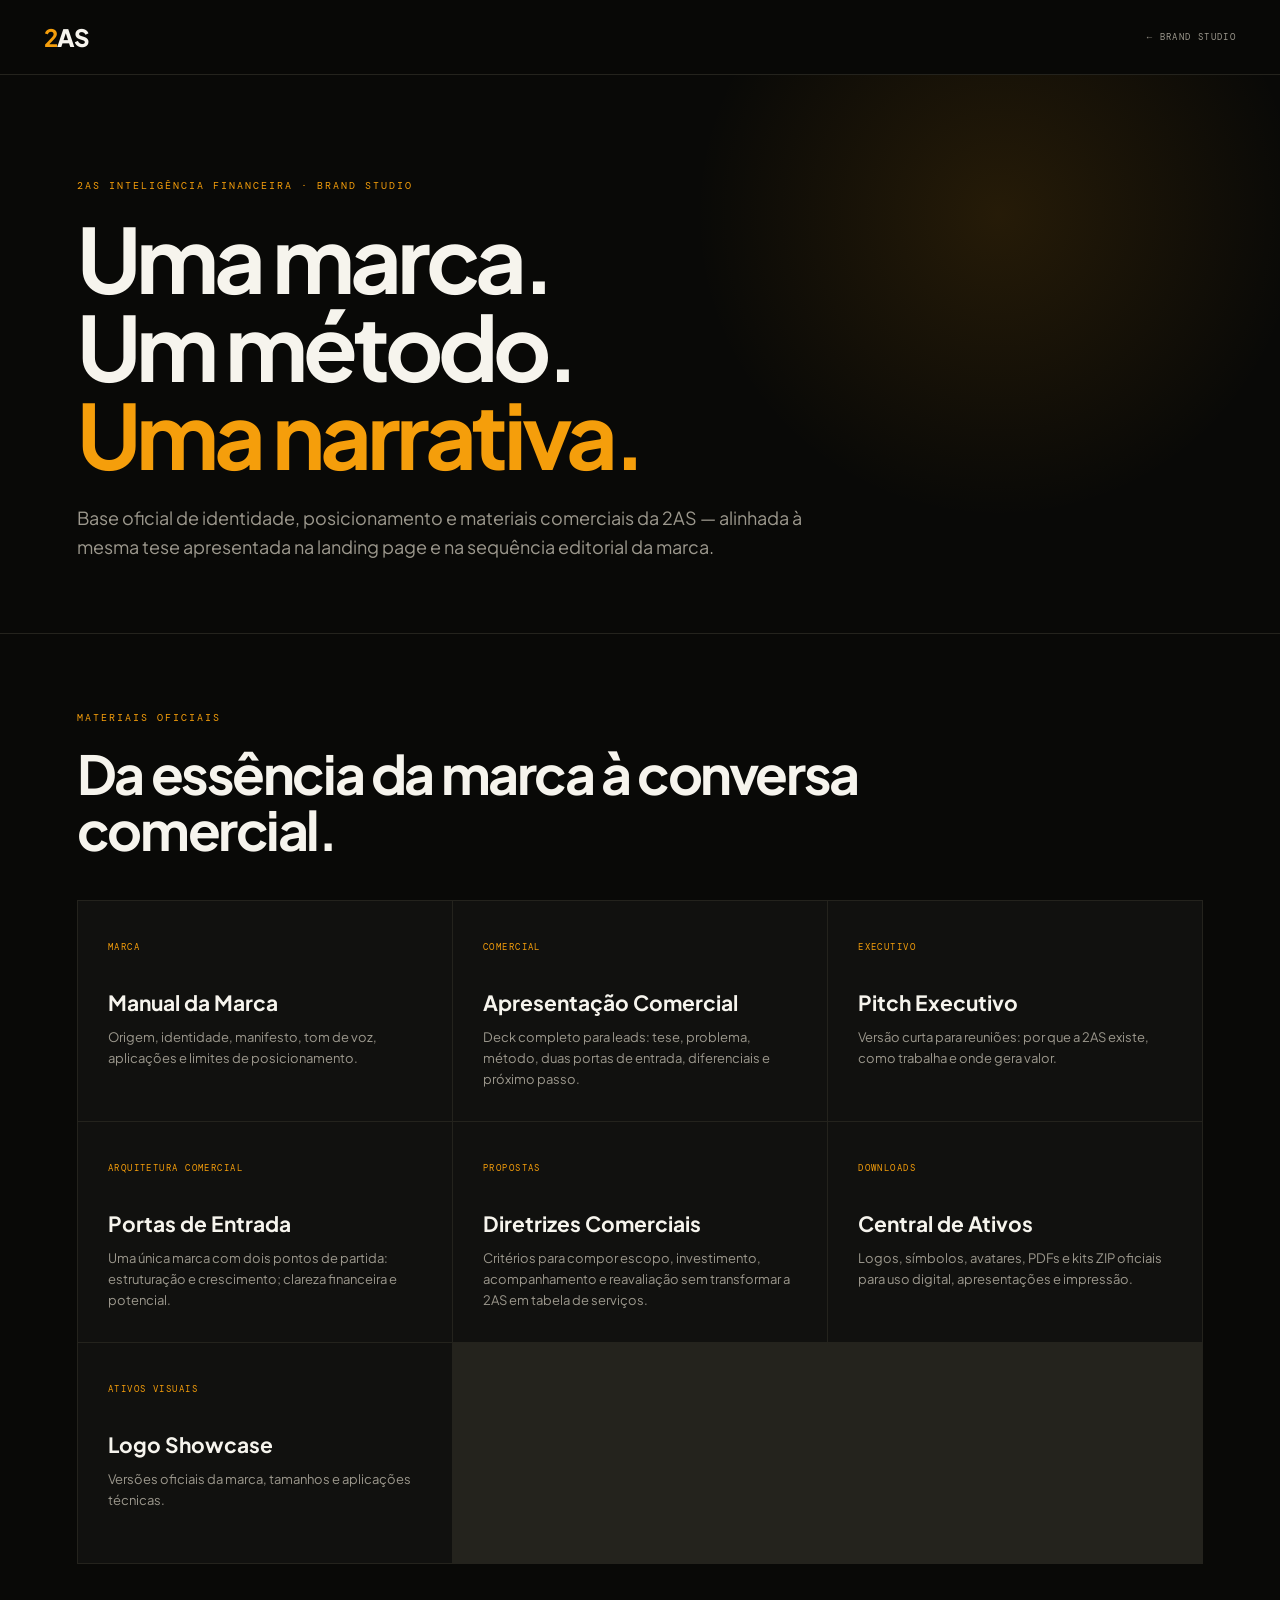
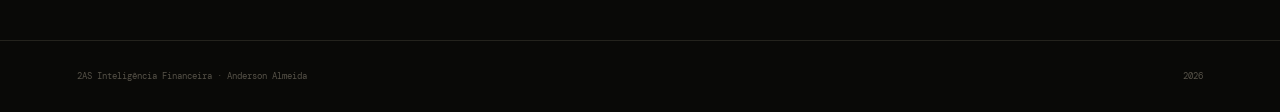
<file: index.html>
<!doctype html><html lang="pt-BR"><head><meta charset="UTF-8"><meta name="viewport" content="width=device-width,initial-scale=1"><title>2AS Brand Studio</title><link rel="preconnect" href="https://fonts.googleapis.com"><link href="https://fonts.googleapis.com/css2?family=Plus+Jakarta+Sans:wght@300;400;600;700;800&family=DM+Mono:wght@400;500&display=swap" rel="stylesheet"><style>
:root{--bg:#090907;--surface:#11110f;--surface2:#171713;--border:#24231d;--text:#f6f4ed;--muted:#9c988d;--dim:#575349;--amber:#f59e0b;--paper:#f7f4ec;--ink:#11110f;--green:#22c55e;--sans:'Plus Jakarta Sans',system-ui,sans-serif;--mono:'DM Mono',monospace}
*{box-sizing:border-box;margin:0;padding:0}html{scroll-behavior:smooth}body{font-family:var(--sans);background:var(--bg);color:var(--text);line-height:1.6}a{color:inherit;text-decoration:none}.nav{position:sticky;top:0;z-index:20;display:flex;justify-content:space-between;align-items:center;padding:18px 44px;background:rgba(9,9,7,.9);backdrop-filter:blur(14px);border-bottom:1px solid var(--border)}.logo{font-weight:800;font-size:24px;letter-spacing:-.05em}.logo b{color:var(--amber)}.nav a{font-family:var(--mono);font-size:9px;letter-spacing:.15em;text-transform:uppercase;color:var(--muted)}.hero{padding:88px 6vw 72px;min-height:62vh;display:flex;flex-direction:column;justify-content:flex-end;background:radial-gradient(circle at 78% 25%,rgba(245,158,11,.12),transparent 28%)}.eyebrow{font-family:var(--mono);font-size:10px;letter-spacing:.2em;text-transform:uppercase;color:var(--amber);margin-bottom:20px}.hero h1{font-size:clamp(44px,7vw,92px);line-height:.98;letter-spacing:-.055em;max-width:1050px}.hero h1 em{font-style:normal;color:var(--amber)}.hero p{margin-top:26px;max-width:760px;font-size:18px;color:var(--muted)}.wrap{padding:76px 6vw}.section{border-top:1px solid var(--border)}.section h2{font-size:clamp(30px,4.2vw,58px);line-height:1.04;letter-spacing:-.045em;max-width:900px}.section-lead{font-size:18px;color:var(--muted);max-width:780px;margin-top:20px}.grid{display:grid;grid-template-columns:repeat(3,1fr);gap:1px;background:var(--border);border:1px solid var(--border);margin-top:42px}.card{background:var(--surface);padding:30px;min-height:220px}.card:hover{background:var(--surface2)}.card .tag{font-family:var(--mono);font-size:9px;letter-spacing:.16em;text-transform:uppercase;color:var(--amber)}.card h3{font-size:21px;line-height:1.15;margin:34px 0 12px}.card p{font-size:13px;color:var(--muted)}.flow{display:grid;grid-template-columns:repeat(5,1fr);gap:10px;margin-top:42px}.step{border:1px solid var(--border);border-radius:22px;padding:24px;background:linear-gradient(180deg,var(--surface),#0c0c0a);position:relative}.step:after{content:'→';position:absolute;right:-10px;top:50%;color:var(--amber)}.step:last-child:after{display:none}.step small{font-family:var(--mono);color:var(--amber)}.step h3{margin:26px 0 10px;font-size:18px}.step p{font-size:12px;color:var(--muted)}.two{display:grid;grid-template-columns:1fr 1fr;gap:16px;margin-top:42px}.door{border:1px solid var(--border);border-radius:26px;padding:36px;background:var(--surface)}.door h3{font-size:28px;letter-spacing:-.035em;margin:10px 0 16px}.door p{color:var(--muted)}.door ul{margin-top:22px;display:grid;gap:9px;list-style:none}.door li{font-size:13px;color:#d8d3c7}.door li:before{content:'— ';color:var(--amber)}.quote{padding:64px;border-left:3px solid var(--amber);font-size:clamp(28px,4vw,54px);line-height:1.12;letter-spacing:-.045em;background:var(--surface)}.footer{padding:28px 6vw;border-top:1px solid var(--border);display:flex;justify-content:space-between;color:var(--dim);font-family:var(--mono);font-size:9px}.light{background:var(--paper);color:var(--ink)}.light .section{border-color:#ded9ce}.light .section-lead,.light p{color:#6f6a60}.light .card{background:#fff}.light .grid{background:#ded9ce;border-color:#ded9ce}.light .door{background:#fff;border-color:#ded9ce}.light .step{background:#fff;border-color:#ded9ce}.pill{display:inline-block;border:1px solid var(--border);border-radius:99px;padding:8px 12px;font-family:var(--mono);font-size:9px;color:var(--muted);margin:4px}.list{display:grid;gap:1px;background:var(--border);margin-top:38px}.row{background:var(--surface);display:grid;grid-template-columns:220px 1fr;padding:24px 28px;gap:28px}.row strong{font-size:16px}.row span{color:var(--muted);font-size:14px}@media(max-width:900px){.grid,.flow,.two{grid-template-columns:1fr}.step:after{display:none}.row{grid-template-columns:1fr}.nav{padding:16px 20px}.wrap,.hero{padding-left:22px;padding-right:22px}.quote{padding:36px 24px}}
</style></head><body class=""><nav class="nav"><div class="logo"><b>2</b>AS</div><a href="./index.html">← Brand Studio</a></nav><header class="hero"><div class="eyebrow">2AS Inteligência Financeira · Brand Studio</div><h1>Uma marca.<br>Um método.<br><em>Uma narrativa.</em></h1><p>Base oficial de identidade, posicionamento e materiais comerciais da 2AS — alinhada à mesma tese apresentada na landing page e na sequência editorial da marca.</p></header><main><section class="section wrap"><div class="eyebrow">Materiais oficiais</div><h2>Da essência da marca à conversa comercial.</h2><div class="grid"><a class="card" href="./slides/manual-marca.html"><span class="tag">Marca</span><h3>Manual da Marca</h3><p>Origem, identidade, manifesto, tom de voz, aplicações e limites de posicionamento.</p></a><a class="card" href="./slides/apresentacao.html"><span class="tag">Comercial</span><h3>Apresentação Comercial</h3><p>Deck completo para leads: tese, problema, método, duas portas de entrada, diferenciais e próximo passo.</p></a><a class="card" href="./slides/pitch.html"><span class="tag">Executivo</span><h3>Pitch Executivo</h3><p>Versão curta para reuniões: por que a 2AS existe, como trabalha e onde gera valor.</p></a><a class="card" href="./slides/solucoes.html"><span class="tag">Arquitetura comercial</span><h3>Portas de Entrada</h3><p>Uma única marca com dois pontos de partida: estruturação e crescimento; clareza financeira e potencial.</p></a><a class="card" href="./slides/precificacao.html"><span class="tag">Propostas</span><h3>Diretrizes Comerciais</h3><p>Critérios para compor escopo, investimento, acompanhamento e reavaliação sem transformar a 2AS em tabela de serviços.</p></a><a class="card" href="./ativos/"><span class="tag">Downloads</span><h3>Central de Ativos</h3><p>Logos, símbolos, avatares, PDFs e kits ZIP oficiais para uso digital, apresentações e impressão.</p></a><a class="card" href="./slides/logo-showcase.html"><span class="tag">Ativos visuais</span><h3>Logo Showcase</h3><p>Versões oficiais da marca, tamanhos e aplicações técnicas.</p></a></div></section></main><footer class="footer"><span>2AS Inteligência Financeira · Anderson Almeida</span><span>2026</span></footer></body></html>
</file>
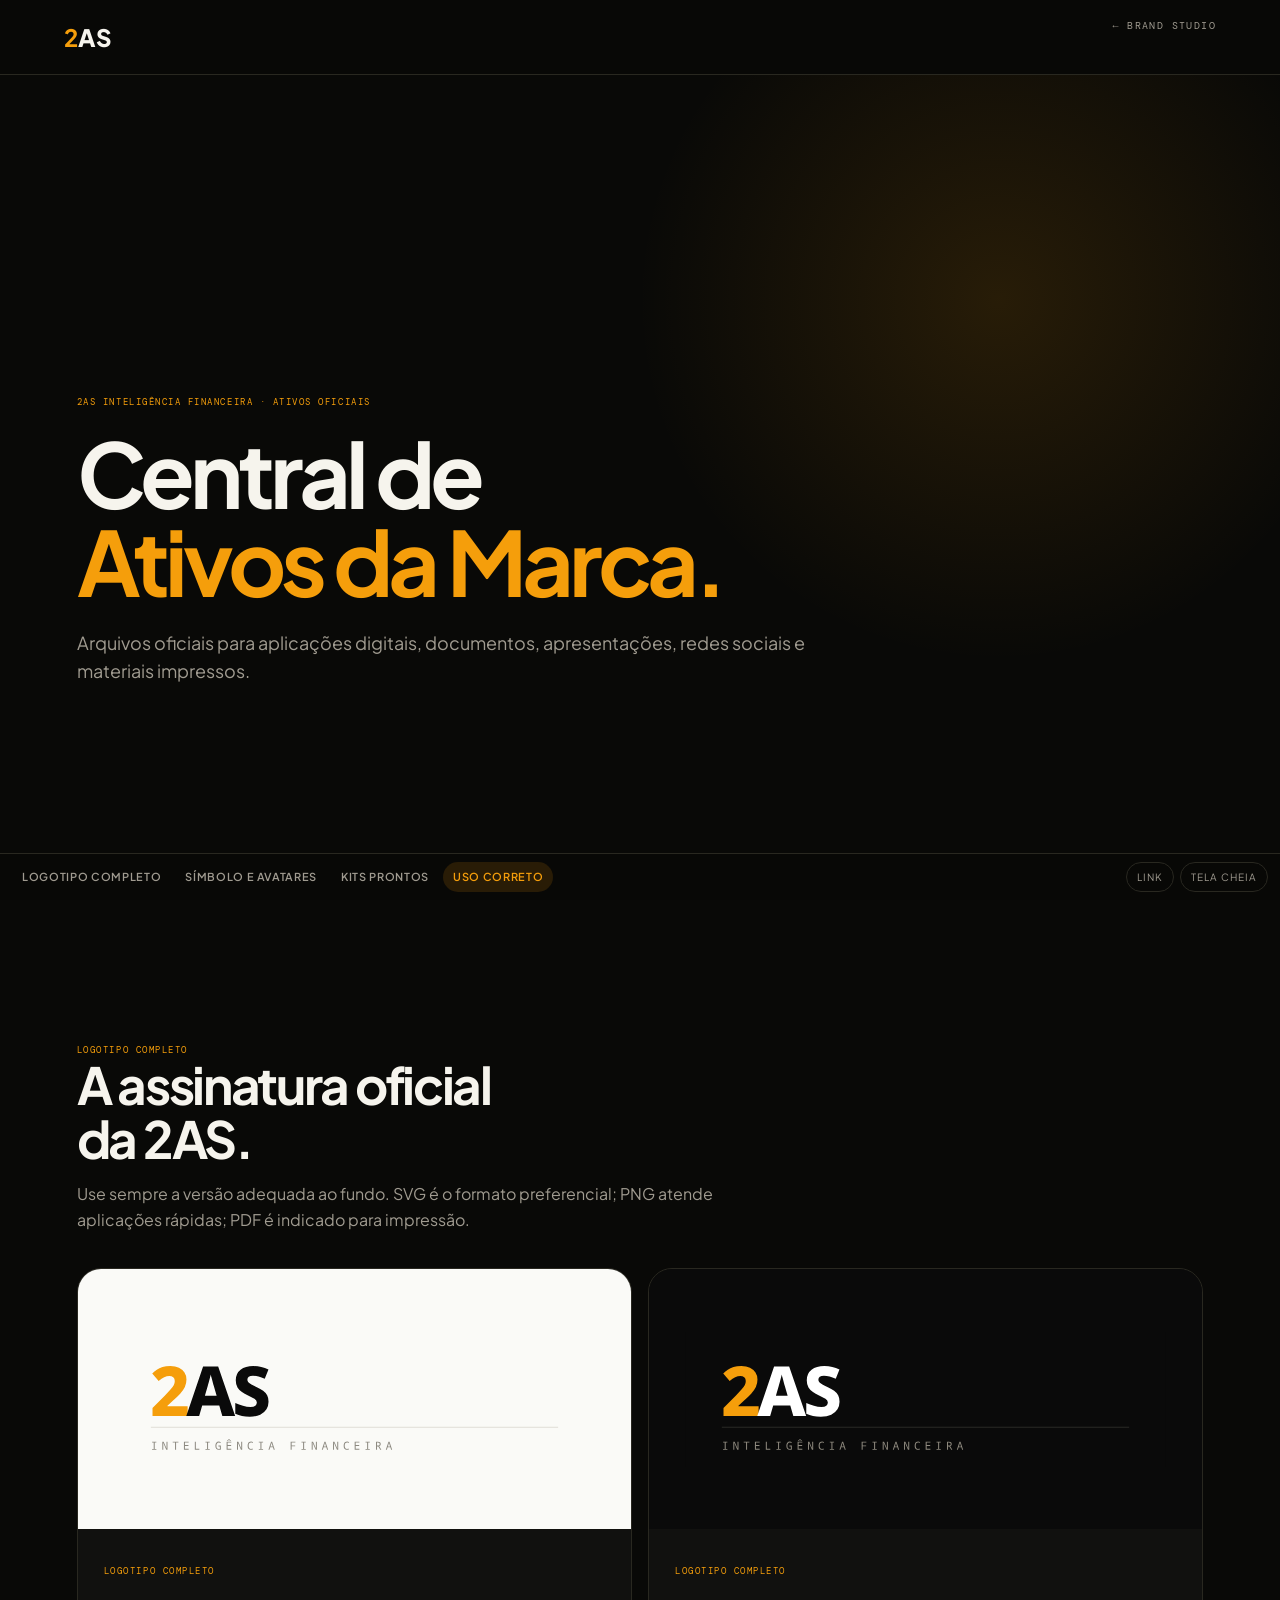
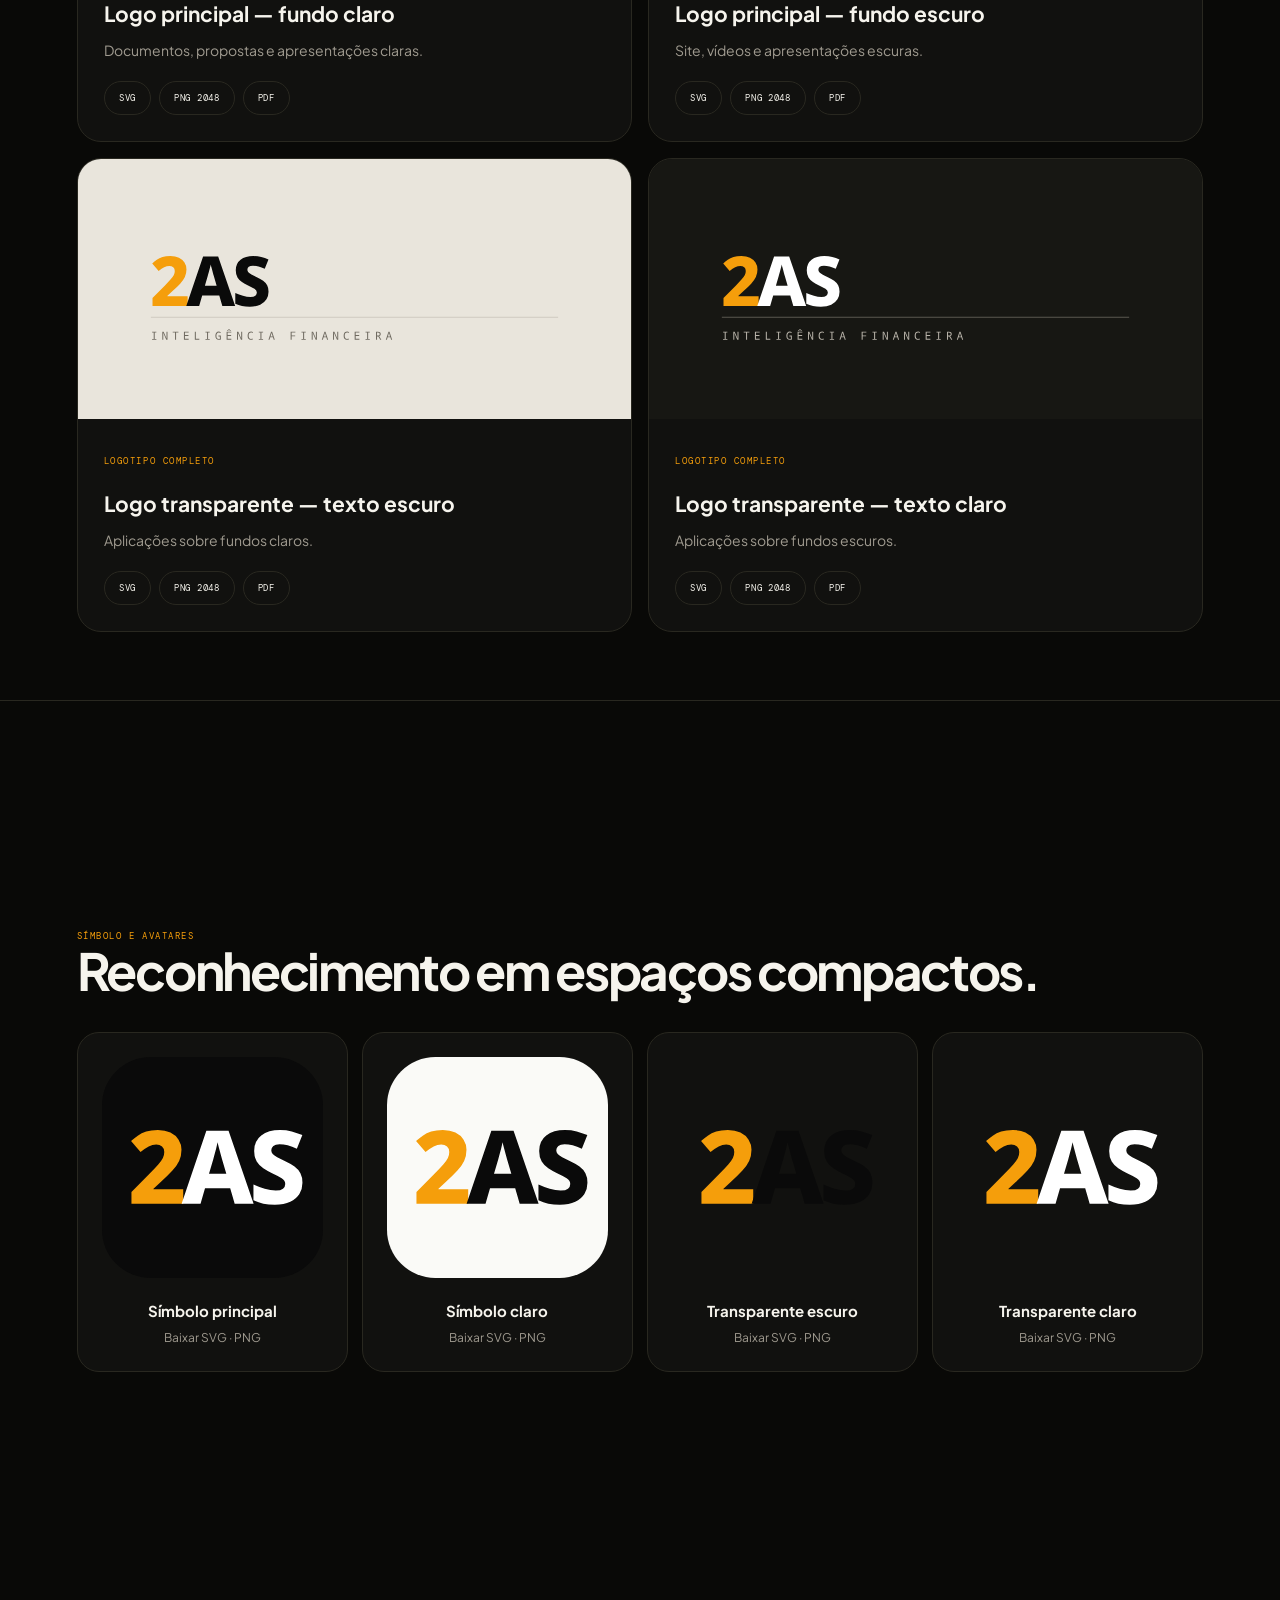
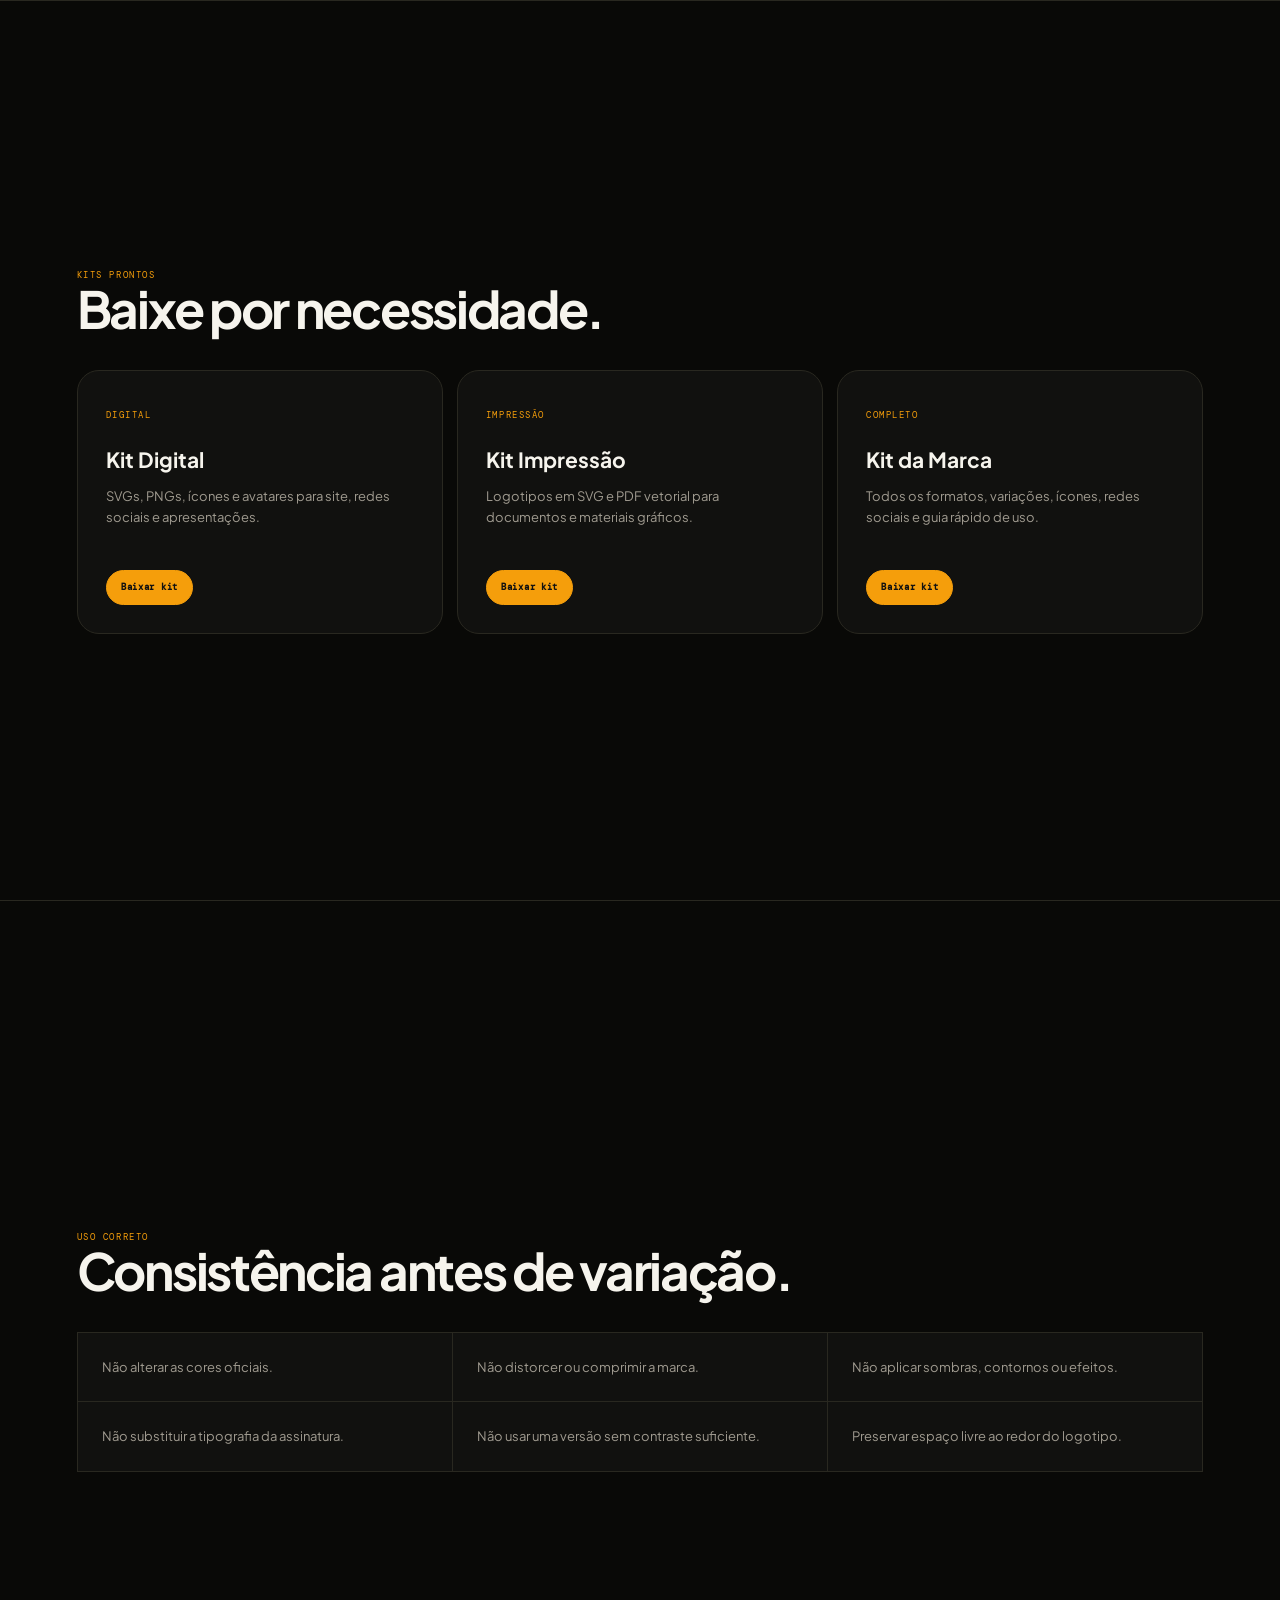
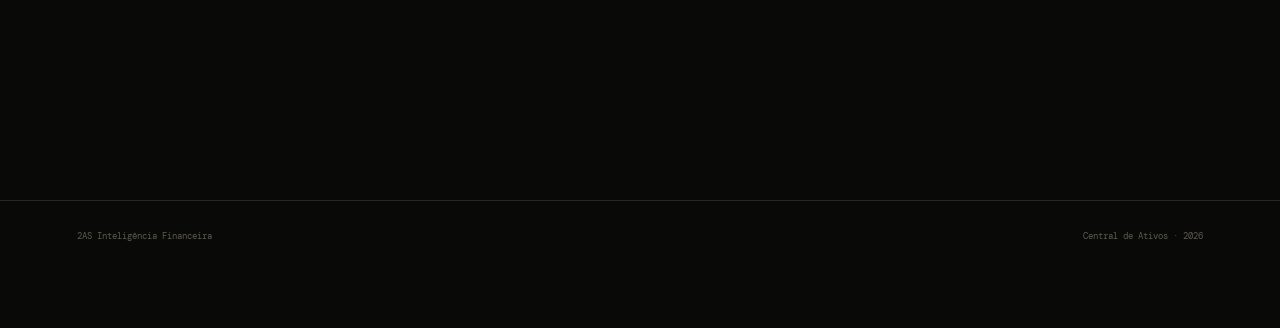
<file: ativos/index.html>
<!doctype html><html lang="pt-BR"><head><meta charset="UTF-8"><meta name="viewport" content="width=device-width,initial-scale=1"><title>Central de Ativos — 2AS</title><meta name="description" content="Arquivos oficiais da marca 2AS Inteligência Financeira para download."><link rel="preconnect" href="https://fonts.googleapis.com"><link href="https://fonts.googleapis.com/css2?family=Plus+Jakarta+Sans:wght@400;600;700;800&family=DM+Mono:wght@400;500&display=swap" rel="stylesheet"><style>
:root{--bg:#090907;--surface:#11110f;--surface2:#171713;--border:#292820;--text:#f6f4ed;--muted:#a09b90;--amber:#f59e0b;--sans:'Plus Jakarta Sans',system-ui,sans-serif;--mono:'DM Mono',monospace}*{box-sizing:border-box;margin:0;padding:0}body{font-family:var(--sans);background:var(--bg);color:var(--text);line-height:1.6;overflow-x:hidden}a{color:inherit;text-decoration:none}.nav{position:sticky;top:0;z-index:10;display:flex;justify-content:space-between;padding:18px 5vw;background:rgba(9,9,7,.9);backdrop-filter:blur(14px);border-bottom:1px solid var(--border)}.brand{font-weight:800;font-size:24px}.brand b{color:var(--amber)}.back{font-family:var(--mono);font-size:10px;letter-spacing:.14em;color:var(--muted);text-transform:uppercase}.hero{padding:92px 6vw 62px;background:radial-gradient(circle at 78% 25%,rgba(245,158,11,.13),transparent 30%)}.eyebrow,.tag{font-family:var(--mono);font-size:9px;letter-spacing:.17em;text-transform:uppercase;color:var(--amber)}h1{font-size:clamp(44px,7vw,92px);line-height:.98;letter-spacing:-.055em;max-width:1000px;margin-top:20px}.hero p{font-size:18px;color:var(--muted);max-width:760px;margin-top:24px}.wrap{padding:68px 6vw}h2{font-size:clamp(30px,4vw,58px);letter-spacing:-.045em;line-height:1.05}.lead{color:var(--muted);max-width:700px;margin-top:16px}.grid{display:grid;grid-template-columns:repeat(2,minmax(0,1fr));gap:16px;margin-top:36px}.asset-card{min-width:0;border:1px solid var(--border);border-radius:24px;overflow:hidden;background:var(--surface)}.preview{height:260px;display:grid;place-items:center;padding:36px}.preview img{max-width:100%;max-height:100%}.asset-body{padding:26px}.asset-body h3{font-size:21px;margin:16px 0 8px}.asset-body p{color:var(--muted);font-size:14px}.downloads{display:flex;gap:8px;flex-wrap:wrap;margin-top:20px}.downloads a,.kit a{border:1px solid var(--border);border-radius:99px;padding:9px 14px;font-family:var(--mono);font-size:9px;letter-spacing:.08em}.downloads a:hover,.kit a:hover{border-color:var(--amber);color:var(--amber)}.symbols{display:grid;grid-template-columns:repeat(4,minmax(0,1fr));gap:14px;margin-top:34px}.symbol{padding:24px;border:1px solid var(--border);border-radius:22px;background:var(--surface);text-align:center}.symbol img{width:100%;border-radius:20px}.symbol h3{font-size:15px;margin:15px 0 5px}.symbol p{font-size:12px;color:var(--muted)}.kits{display:grid;grid-template-columns:repeat(3,minmax(0,1fr));gap:14px;margin-top:34px}.kit{border:1px solid var(--border);background:var(--surface);border-radius:22px;padding:28px}.kit h3{font-size:21px;margin:18px 0 10px}.kit p{font-size:13px;color:var(--muted);min-height:64px}.kit a{display:inline-block;margin-top:20px;background:var(--amber);color:#111;border-color:var(--amber);font-weight:700}.rules{display:grid;grid-template-columns:repeat(3,minmax(0,1fr));gap:1px;background:var(--border);border:1px solid var(--border);margin-top:34px}.rule{background:var(--surface);padding:24px;font-size:13px;color:var(--muted)}footer{border-top:1px solid var(--border);padding:28px 6vw;color:#5e5a50;font-family:var(--mono);font-size:9px;display:flex;justify-content:space-between}@media(max-width:900px){.nav{gap:18px;overflow:hidden}.back{display:none}.hero,.wrap{width:100vw;max-width:100vw;overflow:hidden;padding-left:30px;padding-right:30px}.grid,.symbols,.kits,.rules{grid-template-columns:minmax(0,1fr);width:calc(100vw - 100px);max-width:calc(100vw - 100px)}h1{width:calc(100vw - 100px);max-width:calc(100vw - 100px);font-size:clamp(32px,10vw,40px);overflow-wrap:break-word}h2{width:calc(100vw - 100px);max-width:calc(100vw - 100px);font-size:clamp(26px,8vw,32px);overflow-wrap:break-word}.hero p,.lead{width:calc(100vw - 100px);max-width:calc(100vw - 100px);font-size:16px;overflow-wrap:break-word}.asset-card,.symbol,.kit,.rule{max-width:calc(100vw - 100px);overflow:hidden}.preview{height:210px}}
</style></head><body><nav class="nav"><div class="brand"><b>2</b>AS</div><a class="back" href="../index.html">← Brand Studio</a></nav><header class="hero"><div class="eyebrow">2AS Inteligência Financeira · Ativos oficiais</div><h1>Central de<br><span style="color:var(--amber)">Ativos da Marca.</span></h1><p>Arquivos oficiais para aplicações digitais, documentos, apresentações, redes sociais e materiais impressos.</p></header><main><section class="wrap"><div class="eyebrow">Logotipo completo</div><h2>A assinatura oficial<br>da 2AS.</h2><p class="lead">Use sempre a versão adequada ao fundo. SVG é o formato preferencial; PNG atende aplicações rápidas; PDF é indicado para impressão.</p><div class="grid"><article class="asset-card"><div class="preview" style="background:#fafaf7"><img src="../assets/brand/logos/svg/2AS-logo-fundo-claro.svg" alt="Logo principal — fundo claro"></div><div class="asset-body"><span class="tag">Logotipo completo</span><h3>Logo principal — fundo claro</h3><p>Documentos, propostas e apresentações claras.</p><div class="downloads"><a download href="../assets/brand/logos/svg/2AS-logo-fundo-claro.svg">SVG</a><a download href="../assets/brand/logos/png/2AS-logo-fundo-claro-2048.png">PNG 2048</a><a download href="../assets/brand/logos/pdf/2AS-logo-fundo-claro.pdf">PDF</a></div></div></article><article class="asset-card"><div class="preview" style="background:#0a0a0a"><img src="../assets/brand/logos/svg/2AS-logo-fundo-escuro.svg" alt="Logo principal — fundo escuro"></div><div class="asset-body"><span class="tag">Logotipo completo</span><h3>Logo principal — fundo escuro</h3><p>Site, vídeos e apresentações escuras.</p><div class="downloads"><a download href="../assets/brand/logos/svg/2AS-logo-fundo-escuro.svg">SVG</a><a download href="../assets/brand/logos/png/2AS-logo-fundo-escuro-2048.png">PNG 2048</a><a download href="../assets/brand/logos/pdf/2AS-logo-fundo-escuro.pdf">PDF</a></div></div></article><article class="asset-card"><div class="preview" style="background:#e9e5dc"><img src="../assets/brand/logos/svg/2AS-logo-transparente-texto-escuro.svg" alt="Logo transparente — texto escuro"></div><div class="asset-body"><span class="tag">Logotipo completo</span><h3>Logo transparente — texto escuro</h3><p>Aplicações sobre fundos claros.</p><div class="downloads"><a download href="../assets/brand/logos/svg/2AS-logo-transparente-texto-escuro.svg">SVG</a><a download href="../assets/brand/logos/png/2AS-logo-transparente-texto-escuro-2048.png">PNG 2048</a><a download href="../assets/brand/logos/pdf/2AS-logo-transparente-texto-escuro.pdf">PDF</a></div></div></article><article class="asset-card"><div class="preview" style="background:#171713"><img src="../assets/brand/logos/svg/2AS-logo-transparente-texto-claro.svg" alt="Logo transparente — texto claro"></div><div class="asset-body"><span class="tag">Logotipo completo</span><h3>Logo transparente — texto claro</h3><p>Aplicações sobre fundos escuros.</p><div class="downloads"><a download href="../assets/brand/logos/svg/2AS-logo-transparente-texto-claro.svg">SVG</a><a download href="../assets/brand/logos/png/2AS-logo-transparente-texto-claro-2048.png">PNG 2048</a><a download href="../assets/brand/logos/pdf/2AS-logo-transparente-texto-claro.pdf">PDF</a></div></div></article></div></section><section class="wrap" style="border-top:1px solid var(--border)"><div class="eyebrow">Símbolo e avatares</div><h2>Reconhecimento em espaços compactos.</h2><div class="symbols"><article class="symbol"><img src="../assets/brand/icones/svg/2AS-simbolo-fundo-escuro.svg" alt="2AS-simbolo-fundo-escuro"><h3>Símbolo principal</h3><p><a download href="../assets/brand/icones/svg/2AS-simbolo-fundo-escuro.svg">Baixar SVG</a> · <a download href="../assets/brand/icones/png/2AS-simbolo-fundo-escuro-1024.png">PNG</a></p></article><article class="symbol"><img src="../assets/brand/icones/svg/2AS-simbolo-fundo-claro.svg" alt="2AS-simbolo-fundo-claro"><h3>Símbolo claro</h3><p><a download href="../assets/brand/icones/svg/2AS-simbolo-fundo-claro.svg">Baixar SVG</a> · <a download href="../assets/brand/icones/png/2AS-simbolo-fundo-claro-1024.png">PNG</a></p></article><article class="symbol"><img src="../assets/brand/icones/svg/2AS-simbolo-transparente-escuro.svg" alt="2AS-simbolo-transparente-escuro"><h3>Transparente escuro</h3><p><a download href="../assets/brand/icones/svg/2AS-simbolo-transparente-escuro.svg">Baixar SVG</a> · <a download href="../assets/brand/icones/png/2AS-simbolo-transparente-escuro-1024.png">PNG</a></p></article><article class="symbol"><img src="../assets/brand/icones/svg/2AS-simbolo-transparente-claro.svg" alt="2AS-simbolo-transparente-claro"><h3>Transparente claro</h3><p><a download href="../assets/brand/icones/svg/2AS-simbolo-transparente-claro.svg">Baixar SVG</a> · <a download href="../assets/brand/icones/png/2AS-simbolo-transparente-claro-1024.png">PNG</a></p></article></div></section><section class="wrap" style="border-top:1px solid var(--border)"><div class="eyebrow">Kits prontos</div><h2>Baixe por necessidade.</h2><div class="kits"><article class="kit"><span class="tag">Digital</span><h3>Kit Digital</h3><p>SVGs, PNGs, ícones e avatares para site, redes sociais e apresentações.</p><a download href="../assets/brand/kits/2AS-kit-digital.zip">Baixar kit</a></article><article class="kit"><span class="tag">Impressão</span><h3>Kit Impressão</h3><p>Logotipos em SVG e PDF vetorial para documentos e materiais gráficos.</p><a download href="../assets/brand/kits/2AS-kit-impressao.zip">Baixar kit</a></article><article class="kit"><span class="tag">Completo</span><h3>Kit da Marca</h3><p>Todos os formatos, variações, ícones, redes sociais e guia rápido de uso.</p><a download href="../assets/brand/kits/2AS-kit-marca-completo.zip">Baixar kit</a></article></div></section><section class="wrap" style="border-top:1px solid var(--border)"><div class="eyebrow">Uso correto</div><h2>Consistência antes de variação.</h2><div class="rules"><div class="rule">Não alterar as cores oficiais.</div><div class="rule">Não distorcer ou comprimir a marca.</div><div class="rule">Não aplicar sombras, contornos ou efeitos.</div><div class="rule">Não substituir a tipografia da assinatura.</div><div class="rule">Não usar uma versão sem contraste suficiente.</div><div class="rule">Preservar espaço livre ao redor do logotipo.</div></div></section></main><footer><span>2AS Inteligência Financeira</span><span>Central de Ativos · 2026</span></footer><script>window.deckChrome={deck:true};</script><script src="../assets/deck-chrome.js" defer></script></body></html>
</file>
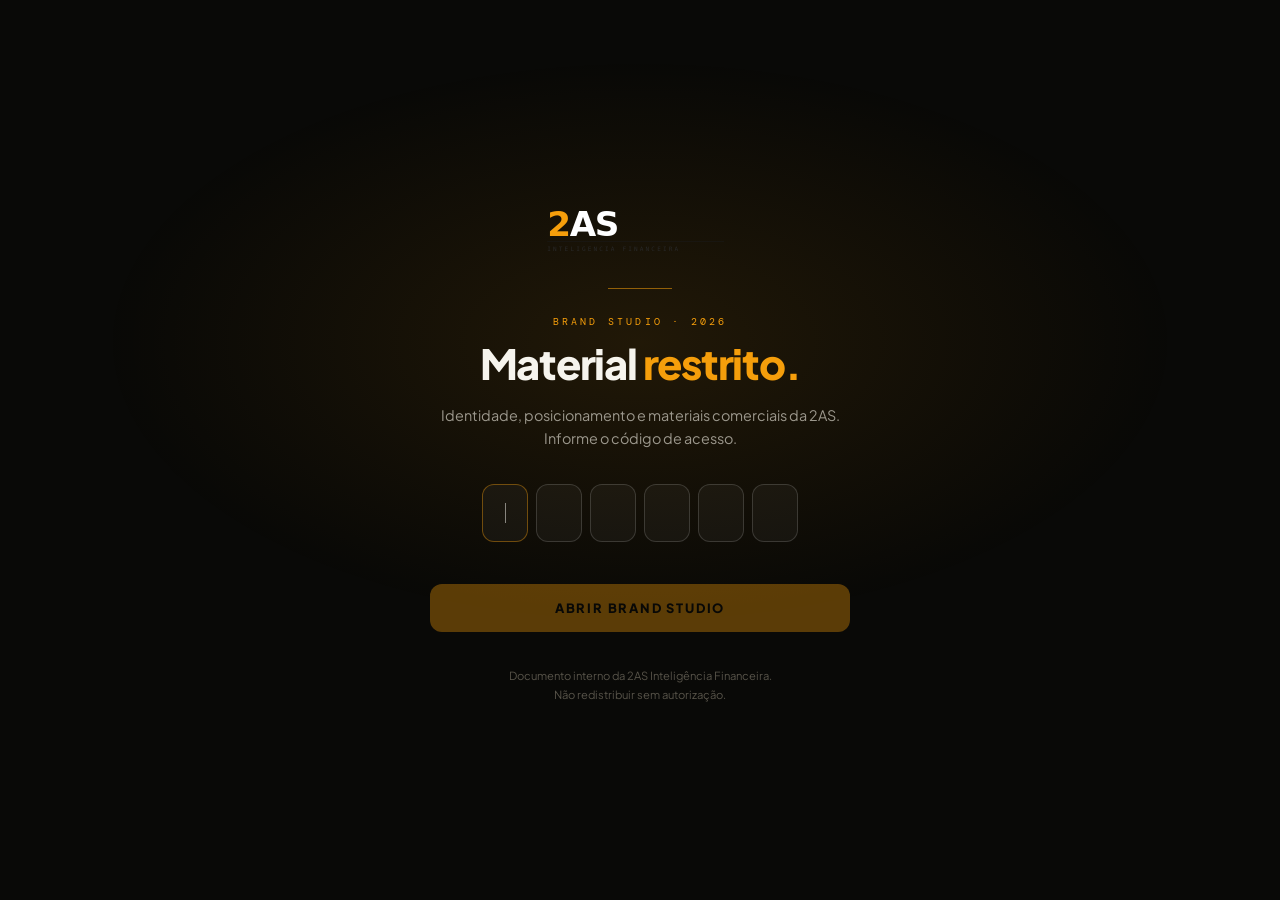
<file: login.html>
<!doctype html>
<html lang="pt-BR">
<head>
<meta charset="utf-8" />
<meta name="viewport" content="width=device-width, initial-scale=1" />
<meta name="robots" content="noindex, nofollow" />
<title>2AS Brand Studio — acesso</title>
<link rel="icon" href="/assets/2AS-favicon.svg" />
<link rel="preconnect" href="https://fonts.googleapis.com" />
<link rel="preconnect" href="https://fonts.gstatic.com" crossorigin />
<link href="https://fonts.googleapis.com/css2?family=Plus+Jakarta+Sans:wght@400;600;800&family=DM+Mono:wght@400;500&display=swap" rel="stylesheet" />
<style>
  :root{
    --bg:#090907; --surface:#11110f; --text:#f6f4ed; --muted:#9c988d;
    --border:#24231d; --amber:#f59e0b; --red:#ef4444;
    --sans:"Plus Jakarta Sans",system-ui,sans-serif; --mono:"DM Mono",ui-monospace,monospace;
  }
  *{box-sizing:border-box;margin:0;padding:0}
  body{
    min-height:100svh; display:flex; align-items:center; justify-content:center;
    padding:40px 20px; background:var(--bg); color:var(--text);
    font-family:var(--sans); -webkit-font-smoothing:antialiased;
  }
  /* Brilho quente atrás do bloco, mesma mecânica do hero dos slides. */
  body::before{
    content:""; position:fixed; inset:0; pointer-events:none;
    background:radial-gradient(60% 45% at 50% 38%,rgba(245,158,11,.10),transparent 70%);
  }
  .box{position:relative;width:100%;max-width:420px;text-align:center}
  /* 64px: abaixo disso o descritor do SVG (8.5px num viewBox de 90) vira
     borrão ilegível. */
  .logo{height:64px;width:auto;margin-inline:auto;display:block}
  .rule{width:64px;height:1px;background:var(--amber);opacity:.55;margin:28px auto 0}
  .eyebrow{
    margin-top:26px;font-family:var(--mono);font-size:10px;letter-spacing:.32em;
    text-transform:uppercase;color:var(--amber);
  }
  h1{margin-top:14px;font-size:clamp(1.9rem,7vw,2.6rem);font-weight:800;line-height:1.05;letter-spacing:-.03em}
  h1 em{font-style:normal;color:var(--amber)}
  .sub{margin-top:18px;font-size:.9rem;line-height:1.6;color:var(--muted)}

  form{margin-top:34px}
  .field{position:relative}
  .field input{
    position:absolute;inset:0;width:100%;height:100%;
    opacity:0;cursor:pointer;z-index:2;font-size:16px; /* 16px: evita auto-zoom no iOS */
  }
  .cells{display:flex;justify-content:center;gap:8px;pointer-events:none}
  .cell{
    width:46px;height:58px;display:flex;align-items:center;justify-content:center;
    border:1px solid rgba(255,255,255,.15);border-radius:12px;
    background:rgba(255,255,255,.04);
    font-size:1.6rem;font-weight:800;font-variant-numeric:tabular-nums;
    transition:border-color .18s ease,background-color .18s ease;
  }
  .cell.filled{border-color:rgba(245,158,11,.6)}
  .cell.active{border-color:rgba(245,158,11,.4)}
  .caret{width:1px;height:20px;background:rgba(246,244,237,.5);animation:blink 1s steps(2,start) infinite}
  @keyframes blink{to{visibility:hidden}}
  form.erro .cell{border-color:var(--red);background:rgba(239,68,68,.08)}

  .msg{margin-top:16px;height:20px;font-size:.85rem;color:var(--red)}
  button{
    margin-top:6px;width:100%;padding:16px;border:0;border-radius:12px;cursor:pointer;
    background:var(--amber);color:#0a0a0a;
    font-family:inherit;font-size:.8rem;font-weight:800;letter-spacing:.14em;text-transform:uppercase;
    transition:opacity .18s ease,transform .18s ease;
  }
  button:hover:not(:disabled){transform:translateY(-2px)}
  button:disabled{opacity:.35;cursor:not-allowed;transform:none}
  .foot{margin-top:34px;font-size:.7rem;line-height:1.7;color:#575349}
  :focus-visible{outline:2px solid var(--amber);outline-offset:3px;border-radius:4px}
  @media (prefers-reduced-motion:reduce){*{animation:none!important;transition:none!important}}
</style>
</head>
<body>
  <main class="box">
    <img class="logo" src="/assets/2AS-logo-transparente-escuro.svg" alt="2AS Inteligência Financeira" />
    <div class="rule" aria-hidden="true"></div>

    <p class="eyebrow">Brand Studio · 2026</p>
    <h1>Material <em>restrito.</em></h1>
    <p class="sub">Identidade, posicionamento e materiais comerciais da 2AS.<br />Informe o código de acesso.</p>

    <form id="form" novalidate>
      <div class="field">
        <label for="codigo" class="sr-only" style="position:absolute;width:1px;height:1px;overflow:hidden;clip:rect(0 0 0 0)">Código de acesso de 6 dígitos</label>
        <input id="codigo" name="codigo" inputmode="numeric" pattern="[0-9]*"
               autocomplete="one-time-code" maxlength="6" autofocus aria-describedby="msg" />
        <div class="cells" id="cells" aria-hidden="true"></div>
      </div>
      <p class="msg" id="msg" role="status" aria-live="polite"></p>
      <button type="submit" id="btn" disabled>Abrir Brand Studio</button>
    </form>

    <p class="foot">Documento interno da 2AS Inteligência Financeira.<br />Não redistribuir sem autorização.</p>
  </main>

<script>
(function(){
  var DIG = 6;
  var input = document.getElementById("codigo");
  var cells = document.getElementById("cells");
  var msg   = document.getElementById("msg");
  var btn   = document.getElementById("btn");
  var form  = document.getElementById("form");
  var enviando = false;

  for (var i = 0; i < DIG; i++) {
    var c = document.createElement("span");
    c.className = "cell";
    cells.appendChild(c);
  }

  function pinta(){
    var v = input.value;
    for (var i = 0; i < DIG; i++) {
      var cell = cells.children[i];
      var ativo = v.length < DIG && i === v.length;
      cell.className = "cell" + (v[i] ? " filled" : ativo ? " active" : "");
      cell.textContent = "";
      if (v[i]) cell.textContent = v[i];
      else if (ativo) { var k = document.createElement("span"); k.className = "caret"; cell.appendChild(k); }
    }
    btn.disabled = v.length !== DIG || enviando;
  }

  // Só o caminho de onde a pessoa veio, e só se for do próprio site —
  // "//outro.com" seria um redirect aberto.
  function destino(){
    var de = new URLSearchParams(location.search).get("de") || "/";
    return (de.charAt(0) === "/" && de.charAt(1) !== "/") ? de : "/";
  }

  function enviar(){
    if (enviando || input.value.length !== DIG) return;
    enviando = true; btn.disabled = true;
    form.classList.remove("erro"); msg.textContent = "";
    btn.textContent = "Verificando...";

    // O código vai em header: o Edge Middleware da Vercel não entrega o corpo
    // da requisição (medido — chegava vazio). Sobre HTTPS é equivalente.
    fetch("/api/auth", {
      method: "POST",
      headers: { "x-bs-codigo": input.value }
    }).then(function(r){
      if (r.ok) { location.replace(destino()); return; }
      form.classList.add("erro");
      msg.textContent = "Código incorreto. Tente de novo.";
      input.value = ""; input.focus(); pinta();
    }).catch(function(){
      form.classList.add("erro");
      msg.textContent = "Não deu para verificar agora. Tente de novo.";
    }).finally(function(){
      enviando = false;
      btn.textContent = "Abrir Brand Studio";
      pinta();
    });
  }

  input.addEventListener("input", function(){
    input.value = input.value.replace(/\D/g, "").slice(0, DIG);
    form.classList.remove("erro"); msg.textContent = "";
    pinta();
    if (input.value.length === DIG) enviar();
  });
  form.addEventListener("submit", function(e){ e.preventDefault(); enviar(); });
  input.focus();
  pinta();
})();
</script>
</body>
</html>
</file>
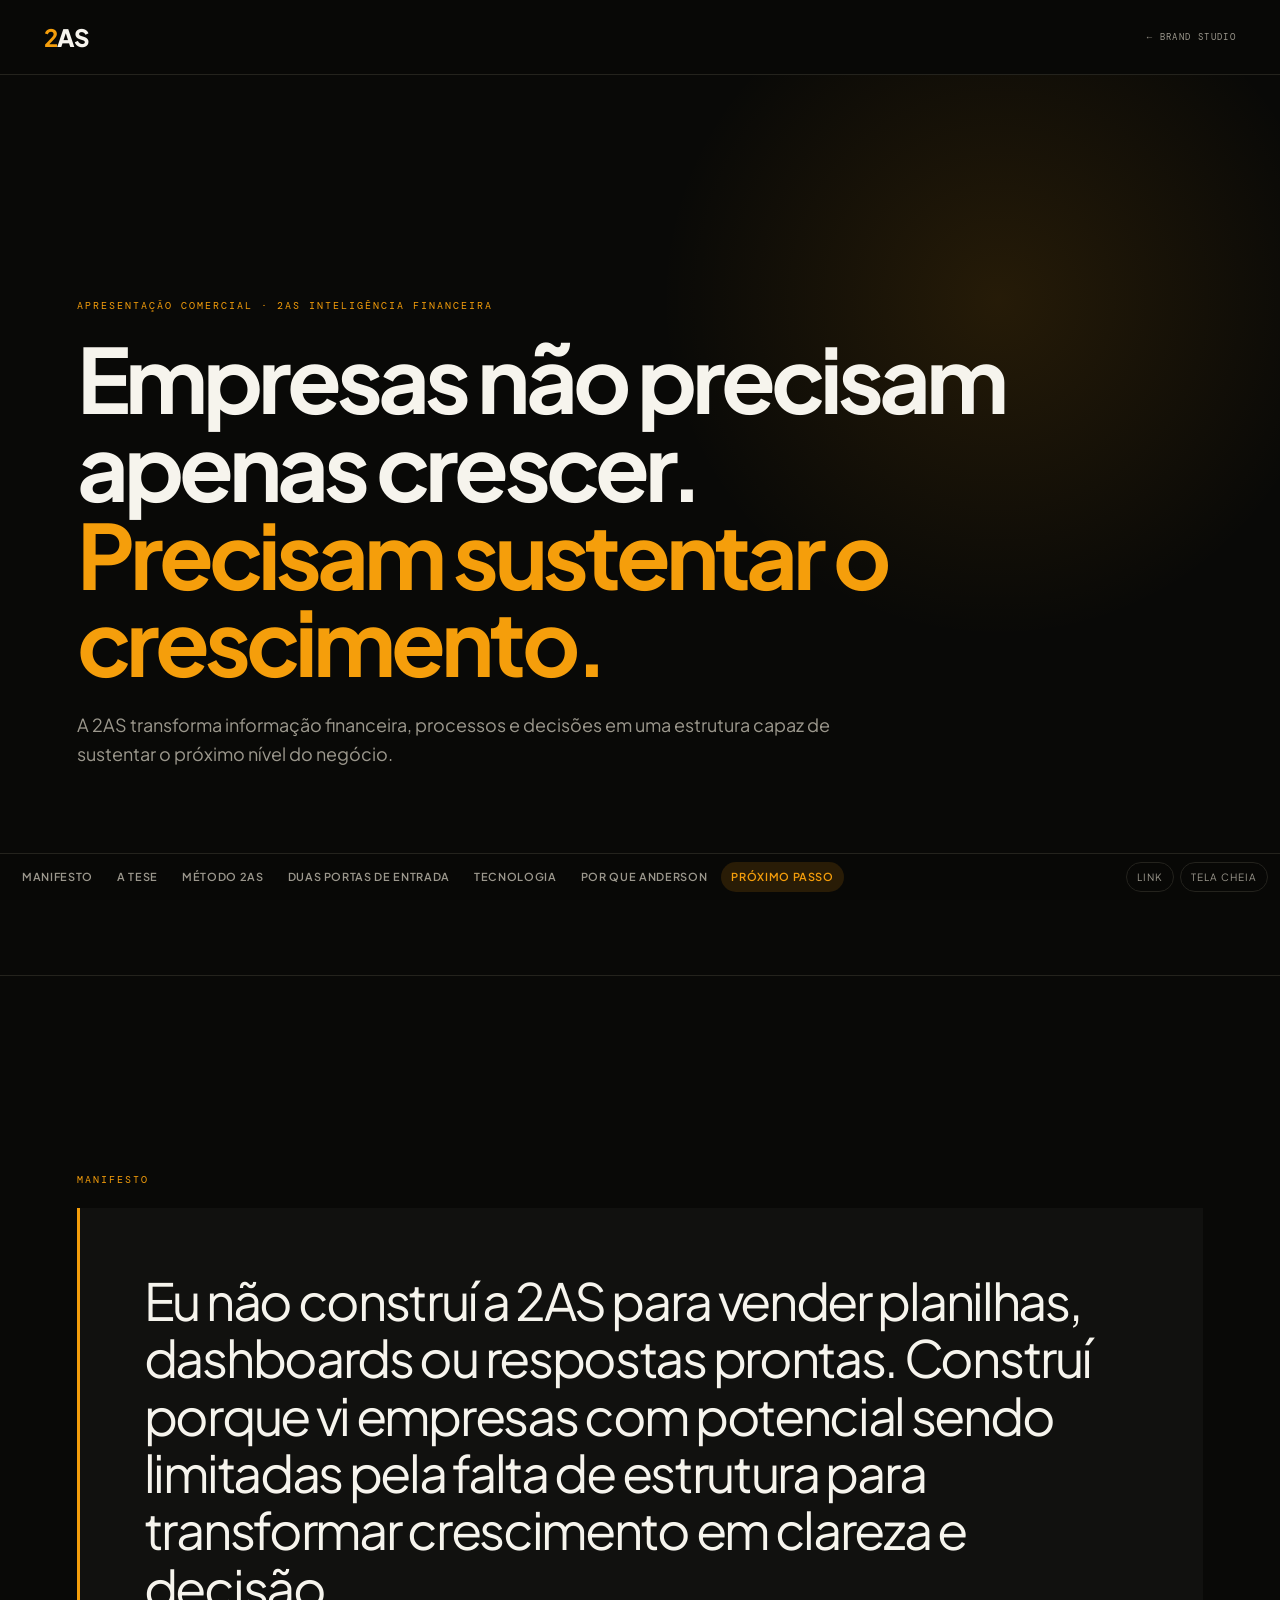
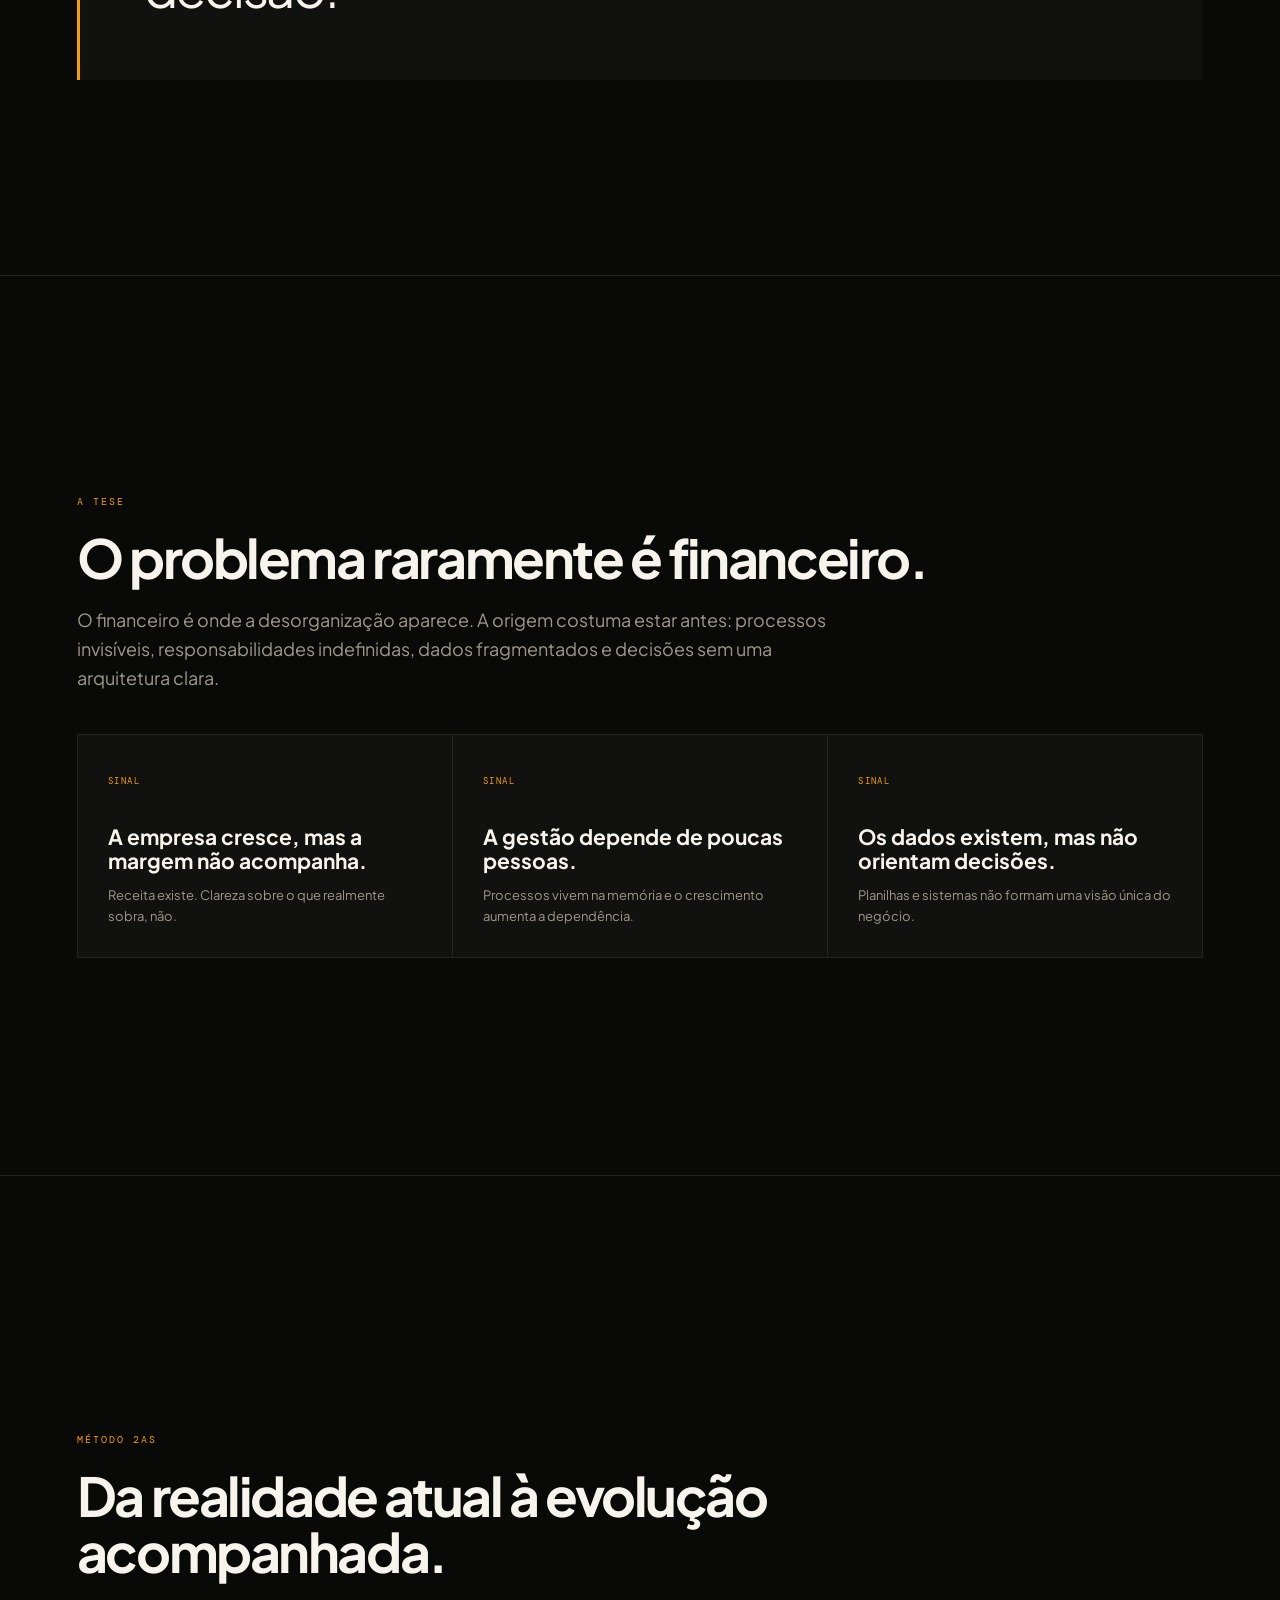
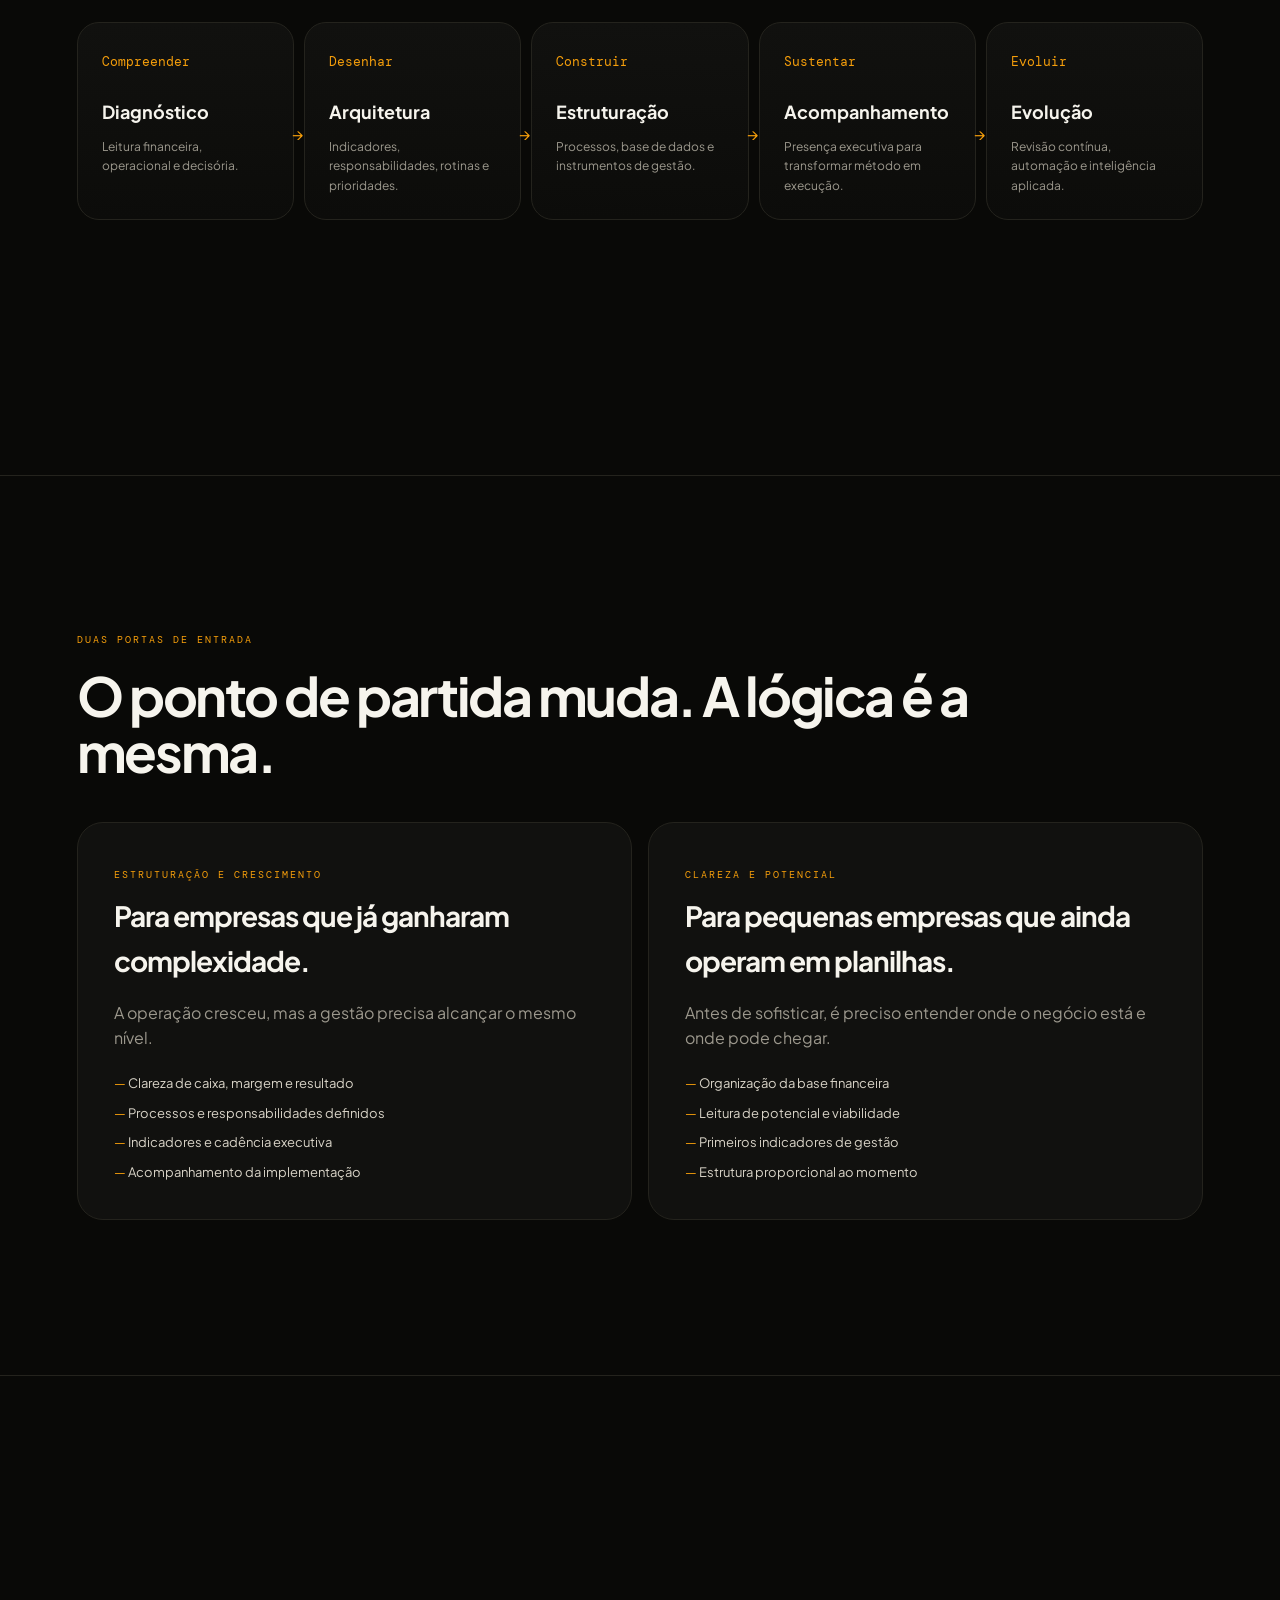
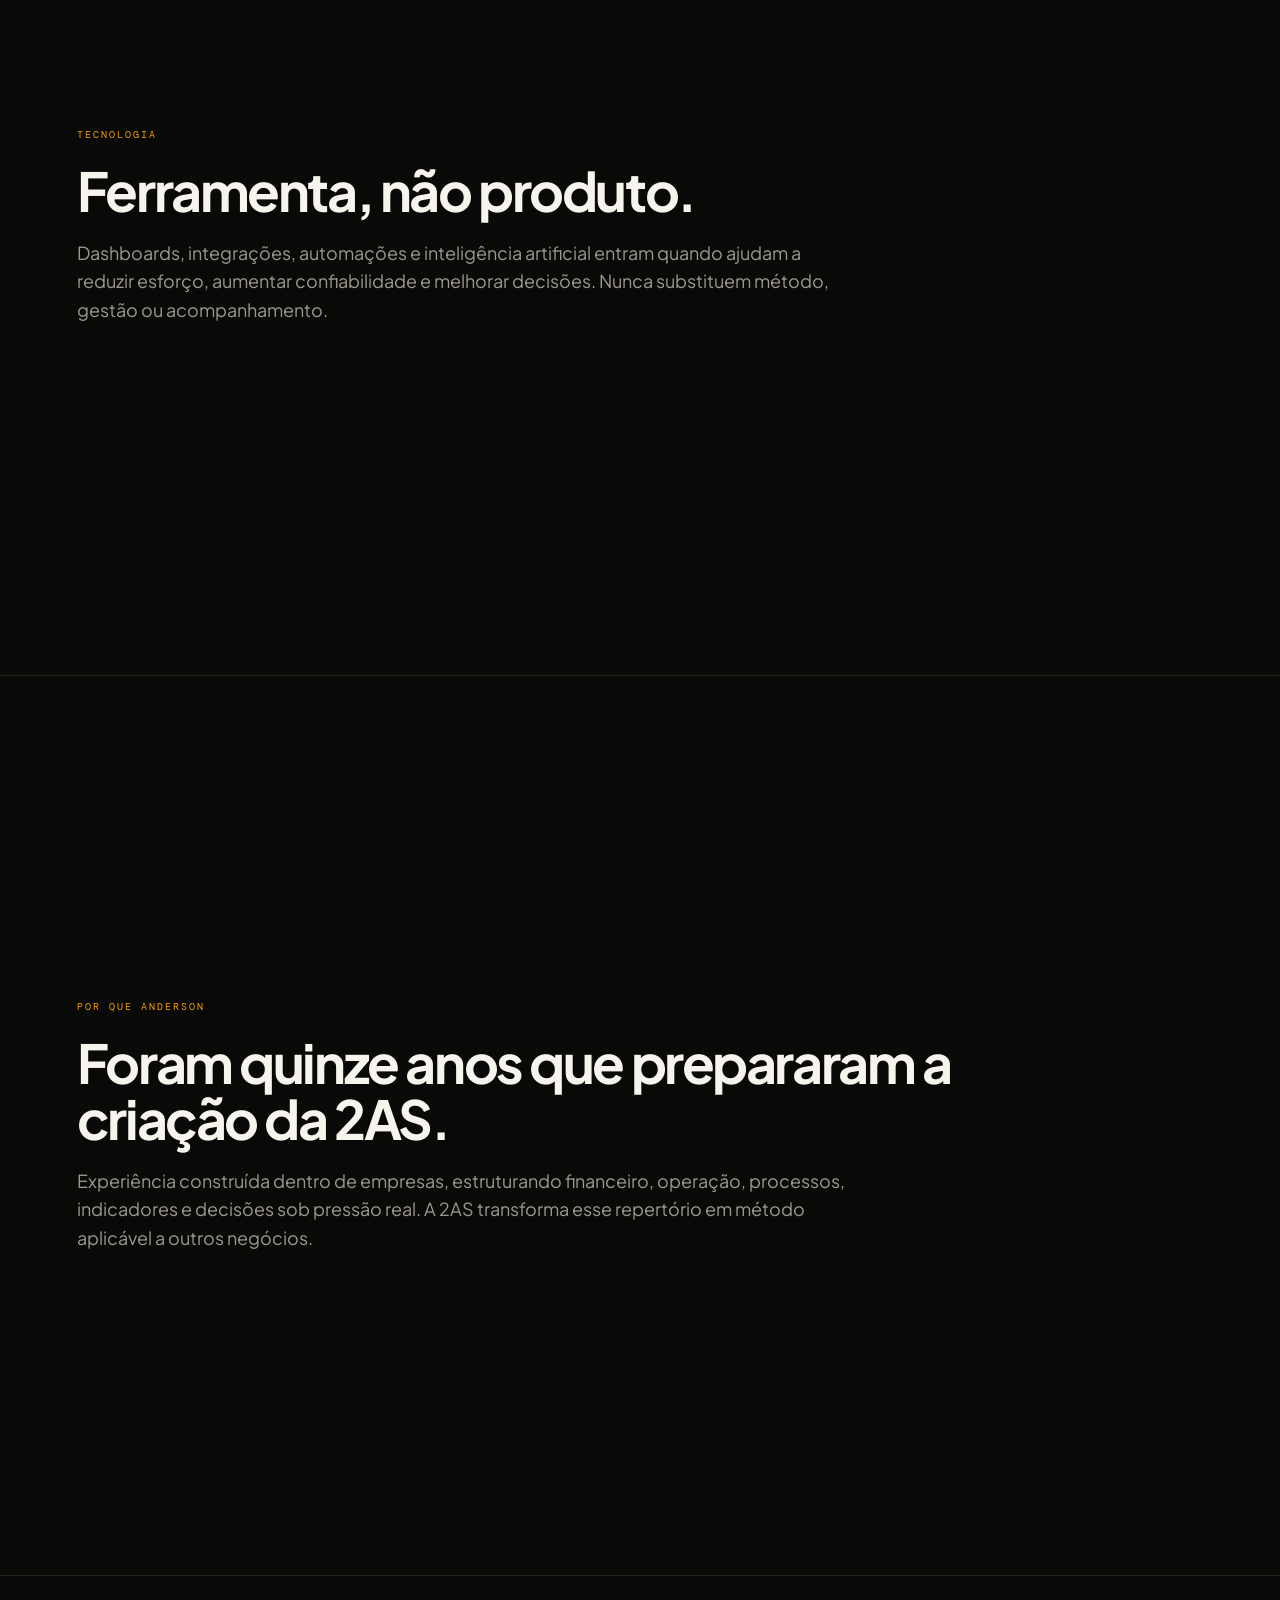
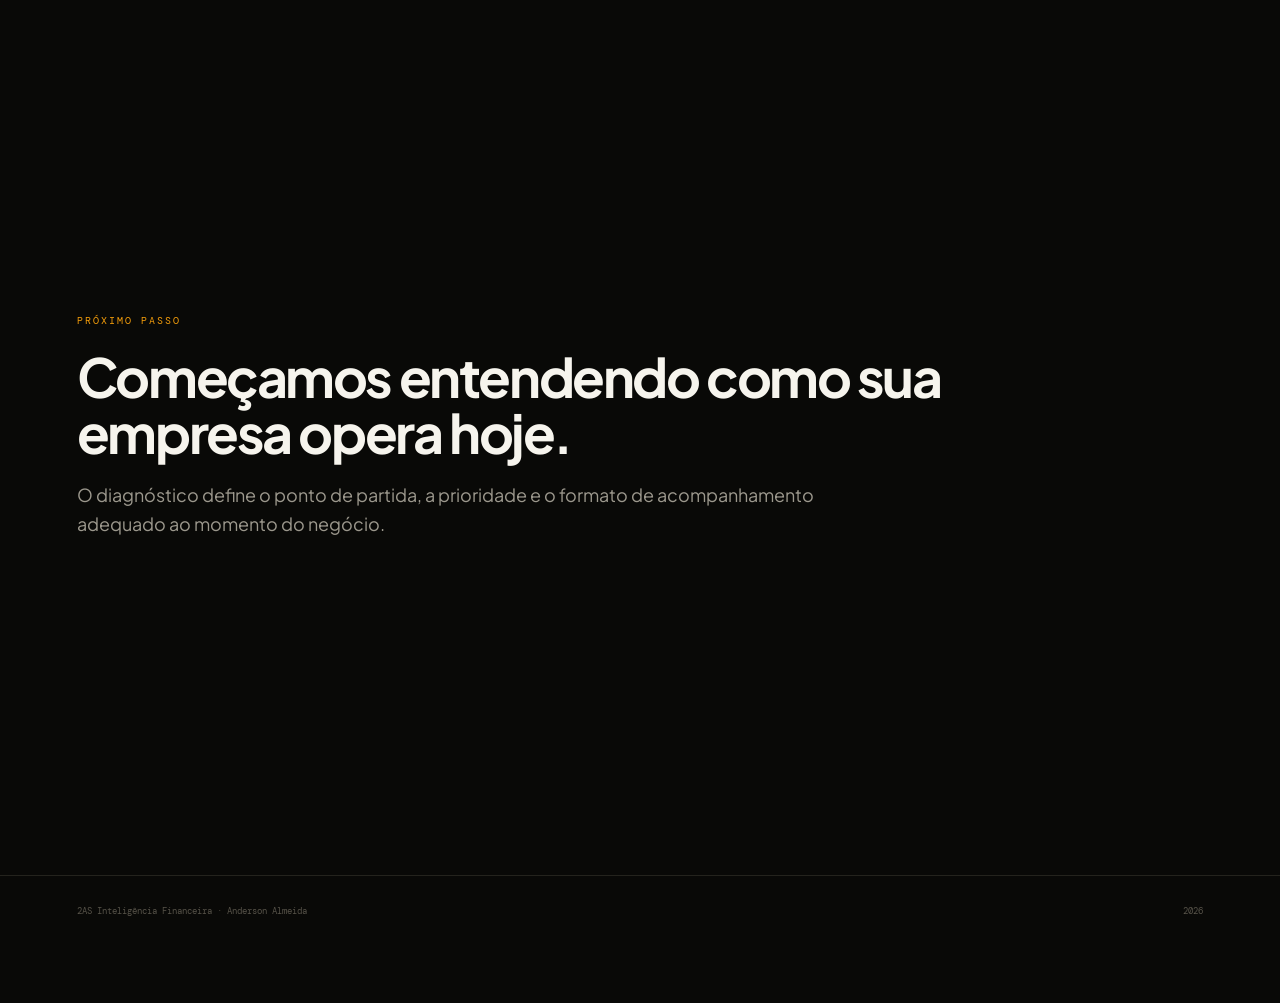
<file: slides/apresentacao.html>
<!doctype html><html lang="pt-BR"><head><meta charset="UTF-8"><meta name="viewport" content="width=device-width,initial-scale=1"><title>2AS — Apresentação Comercial 2026</title><link rel="preconnect" href="https://fonts.googleapis.com"><link href="https://fonts.googleapis.com/css2?family=Plus+Jakarta+Sans:wght@300;400;600;700;800&family=DM+Mono:wght@400;500&display=swap" rel="stylesheet"><style>
:root{--bg:#090907;--surface:#11110f;--surface2:#171713;--border:#24231d;--text:#f6f4ed;--muted:#9c988d;--dim:#575349;--amber:#f59e0b;--paper:#f7f4ec;--ink:#11110f;--green:#22c55e;--sans:'Plus Jakarta Sans',system-ui,sans-serif;--mono:'DM Mono',monospace}
*{box-sizing:border-box;margin:0;padding:0}html{scroll-behavior:smooth}body{font-family:var(--sans);background:var(--bg);color:var(--text);line-height:1.6}a{color:inherit;text-decoration:none}.nav{position:sticky;top:0;z-index:20;display:flex;justify-content:space-between;align-items:center;padding:18px 44px;background:rgba(9,9,7,.9);backdrop-filter:blur(14px);border-bottom:1px solid var(--border)}.logo{font-weight:800;font-size:24px;letter-spacing:-.05em}.logo b{color:var(--amber)}.nav a{font-family:var(--mono);font-size:9px;letter-spacing:.15em;text-transform:uppercase;color:var(--muted)}.hero{padding:88px 6vw 72px;min-height:62vh;display:flex;flex-direction:column;justify-content:flex-end;background:radial-gradient(circle at 78% 25%,rgba(245,158,11,.12),transparent 28%)}.eyebrow{font-family:var(--mono);font-size:10px;letter-spacing:.2em;text-transform:uppercase;color:var(--amber);margin-bottom:20px}.hero h1{font-size:clamp(44px,7vw,92px);line-height:.98;letter-spacing:-.055em;max-width:1050px}.hero h1 em{font-style:normal;color:var(--amber)}.hero p{margin-top:26px;max-width:760px;font-size:18px;color:var(--muted)}.wrap{padding:76px 6vw}.section{border-top:1px solid var(--border)}.section h2{font-size:clamp(30px,4.2vw,58px);line-height:1.04;letter-spacing:-.045em;max-width:900px}.section-lead{font-size:18px;color:var(--muted);max-width:780px;margin-top:20px}.grid{display:grid;grid-template-columns:repeat(3,1fr);gap:1px;background:var(--border);border:1px solid var(--border);margin-top:42px}.card{background:var(--surface);padding:30px;min-height:220px}.card:hover{background:var(--surface2)}.card .tag{font-family:var(--mono);font-size:9px;letter-spacing:.16em;text-transform:uppercase;color:var(--amber)}.card h3{font-size:21px;line-height:1.15;margin:34px 0 12px}.card p{font-size:13px;color:var(--muted)}.flow{display:grid;grid-template-columns:repeat(5,1fr);gap:10px;margin-top:42px}.step{border:1px solid var(--border);border-radius:22px;padding:24px;background:linear-gradient(180deg,var(--surface),#0c0c0a);position:relative}.step:after{content:'→';position:absolute;right:-10px;top:50%;color:var(--amber)}.step:last-child:after{display:none}.step small{font-family:var(--mono);color:var(--amber)}.step h3{margin:26px 0 10px;font-size:18px}.step p{font-size:12px;color:var(--muted)}.two{display:grid;grid-template-columns:1fr 1fr;gap:16px;margin-top:42px}.door{border:1px solid var(--border);border-radius:26px;padding:36px;background:var(--surface)}.door h3{font-size:28px;letter-spacing:-.035em;margin:10px 0 16px}.door p{color:var(--muted)}.door ul{margin-top:22px;display:grid;gap:9px;list-style:none}.door li{font-size:13px;color:#d8d3c7}.door li:before{content:'— ';color:var(--amber)}.quote{padding:64px;border-left:3px solid var(--amber);font-size:clamp(28px,4vw,54px);line-height:1.12;letter-spacing:-.045em;background:var(--surface)}.footer{padding:28px 6vw;border-top:1px solid var(--border);display:flex;justify-content:space-between;color:var(--dim);font-family:var(--mono);font-size:9px}.light{background:var(--paper);color:var(--ink)}.light .section{border-color:#ded9ce}.light .section-lead,.light p{color:#6f6a60}.light .card{background:#fff}.light .grid{background:#ded9ce;border-color:#ded9ce}.light .door{background:#fff;border-color:#ded9ce}.light .step{background:#fff;border-color:#ded9ce}.pill{display:inline-block;border:1px solid var(--border);border-radius:99px;padding:8px 12px;font-family:var(--mono);font-size:9px;color:var(--muted);margin:4px}.list{display:grid;gap:1px;background:var(--border);margin-top:38px}.row{background:var(--surface);display:grid;grid-template-columns:220px 1fr;padding:24px 28px;gap:28px}.row strong{font-size:16px}.row span{color:var(--muted);font-size:14px}@media(max-width:900px){.grid,.flow,.two{grid-template-columns:1fr}.step:after{display:none}.row{grid-template-columns:1fr}.nav{padding:16px 20px}.wrap,.hero{padding-left:22px;padding-right:22px}.quote{padding:36px 24px}}
</style></head><body class=""><nav class="nav"><div class="logo"><b>2</b>AS</div><a href="../index.html">← Brand Studio</a></nav><header class="hero"><div class="eyebrow">Apresentação Comercial · 2AS Inteligência Financeira</div><h1>Empresas não precisam apenas crescer.<br><em>Precisam sustentar o crescimento.</em></h1><p>A 2AS transforma informação financeira, processos e decisões em uma estrutura capaz de sustentar o próximo nível do negócio.</p></header><main><section class="section wrap"><div class="eyebrow">Manifesto</div><div class="quote">Eu não construí a 2AS para vender planilhas, dashboards ou respostas prontas. Construí porque vi empresas com potencial sendo limitadas pela falta de estrutura para transformar crescimento em clareza e decisão.</div></section><section class="section wrap"><div class="eyebrow">A tese</div><h2>O problema raramente é financeiro.</h2><p class="section-lead">O financeiro é onde a desorganização aparece. A origem costuma estar antes: processos invisíveis, responsabilidades indefinidas, dados fragmentados e decisões sem uma arquitetura clara.</p><div class="grid"><div class="card"><span class="tag">Sinal</span><h3>A empresa cresce, mas a margem não acompanha.</h3><p>Receita existe. Clareza sobre o que realmente sobra, não.</p></div><div class="card"><span class="tag">Sinal</span><h3>A gestão depende de poucas pessoas.</h3><p>Processos vivem na memória e o crescimento aumenta a dependência.</p></div><div class="card"><span class="tag">Sinal</span><h3>Os dados existem, mas não orientam decisões.</h3><p>Planilhas e sistemas não formam uma visão única do negócio.</p></div></div></section><section class="section wrap"><div class="eyebrow">Método 2AS</div><h2>Da realidade atual à evolução acompanhada.</h2><div class="flow"><div class="step"><small>Compreender</small><h3>Diagnóstico</h3><p>Leitura financeira, operacional e decisória.</p></div><div class="step"><small>Desenhar</small><h3>Arquitetura</h3><p>Indicadores, responsabilidades, rotinas e prioridades.</p></div><div class="step"><small>Construir</small><h3>Estruturação</h3><p>Processos, base de dados e instrumentos de gestão.</p></div><div class="step"><small>Sustentar</small><h3>Acompanhamento</h3><p>Presença executiva para transformar método em execução.</p></div><div class="step"><small>Evoluir</small><h3>Evolução</h3><p>Revisão contínua, automação e inteligência aplicada.</p></div></div></section><section class="section wrap"><div class="eyebrow">Duas portas de entrada</div><h2>O ponto de partida muda. A lógica é a mesma.</h2><div class="two"><div class="door"><span class="eyebrow">Estruturação e crescimento</span><h3>Para empresas que já ganharam complexidade.</h3><p>A operação cresceu, mas a gestão precisa alcançar o mesmo nível.</p><ul><li>Clareza de caixa, margem e resultado</li><li>Processos e responsabilidades definidos</li><li>Indicadores e cadência executiva</li><li>Acompanhamento da implementação</li></ul></div><div class="door"><span class="eyebrow">Clareza e potencial</span><h3>Para pequenas empresas que ainda operam em planilhas.</h3><p>Antes de sofisticar, é preciso entender onde o negócio está e onde pode chegar.</p><ul><li>Organização da base financeira</li><li>Leitura de potencial e viabilidade</li><li>Primeiros indicadores de gestão</li><li>Estrutura proporcional ao momento</li></ul></div></div></section><section class="section wrap"><div class="eyebrow">Tecnologia</div><h2>Ferramenta, não produto.</h2><p class="section-lead">Dashboards, integrações, automações e inteligência artificial entram quando ajudam a reduzir esforço, aumentar confiabilidade e melhorar decisões. Nunca substituem método, gestão ou acompanhamento.</p></section><section class="section wrap"><div class="eyebrow">Por que Anderson</div><h2>Foram quinze anos que prepararam a criação da 2AS.</h2><p class="section-lead">Experiência construída dentro de empresas, estruturando financeiro, operação, processos, indicadores e decisões sob pressão real. A 2AS transforma esse repertório em método aplicável a outros negócios.</p></section><section class="section wrap"><div class="eyebrow">Próximo passo</div><h2>Começamos entendendo como sua empresa opera hoje.</h2><p class="section-lead">O diagnóstico define o ponto de partida, a prioridade e o formato de acompanhamento adequado ao momento do negócio.</p></section></main><footer class="footer"><span>2AS Inteligência Financeira · Anderson Almeida</span><span>2026</span></footer><script>window.deckChrome={deck:true};</script><script src="../assets/deck-chrome.js" defer></script></body></html>
</file>
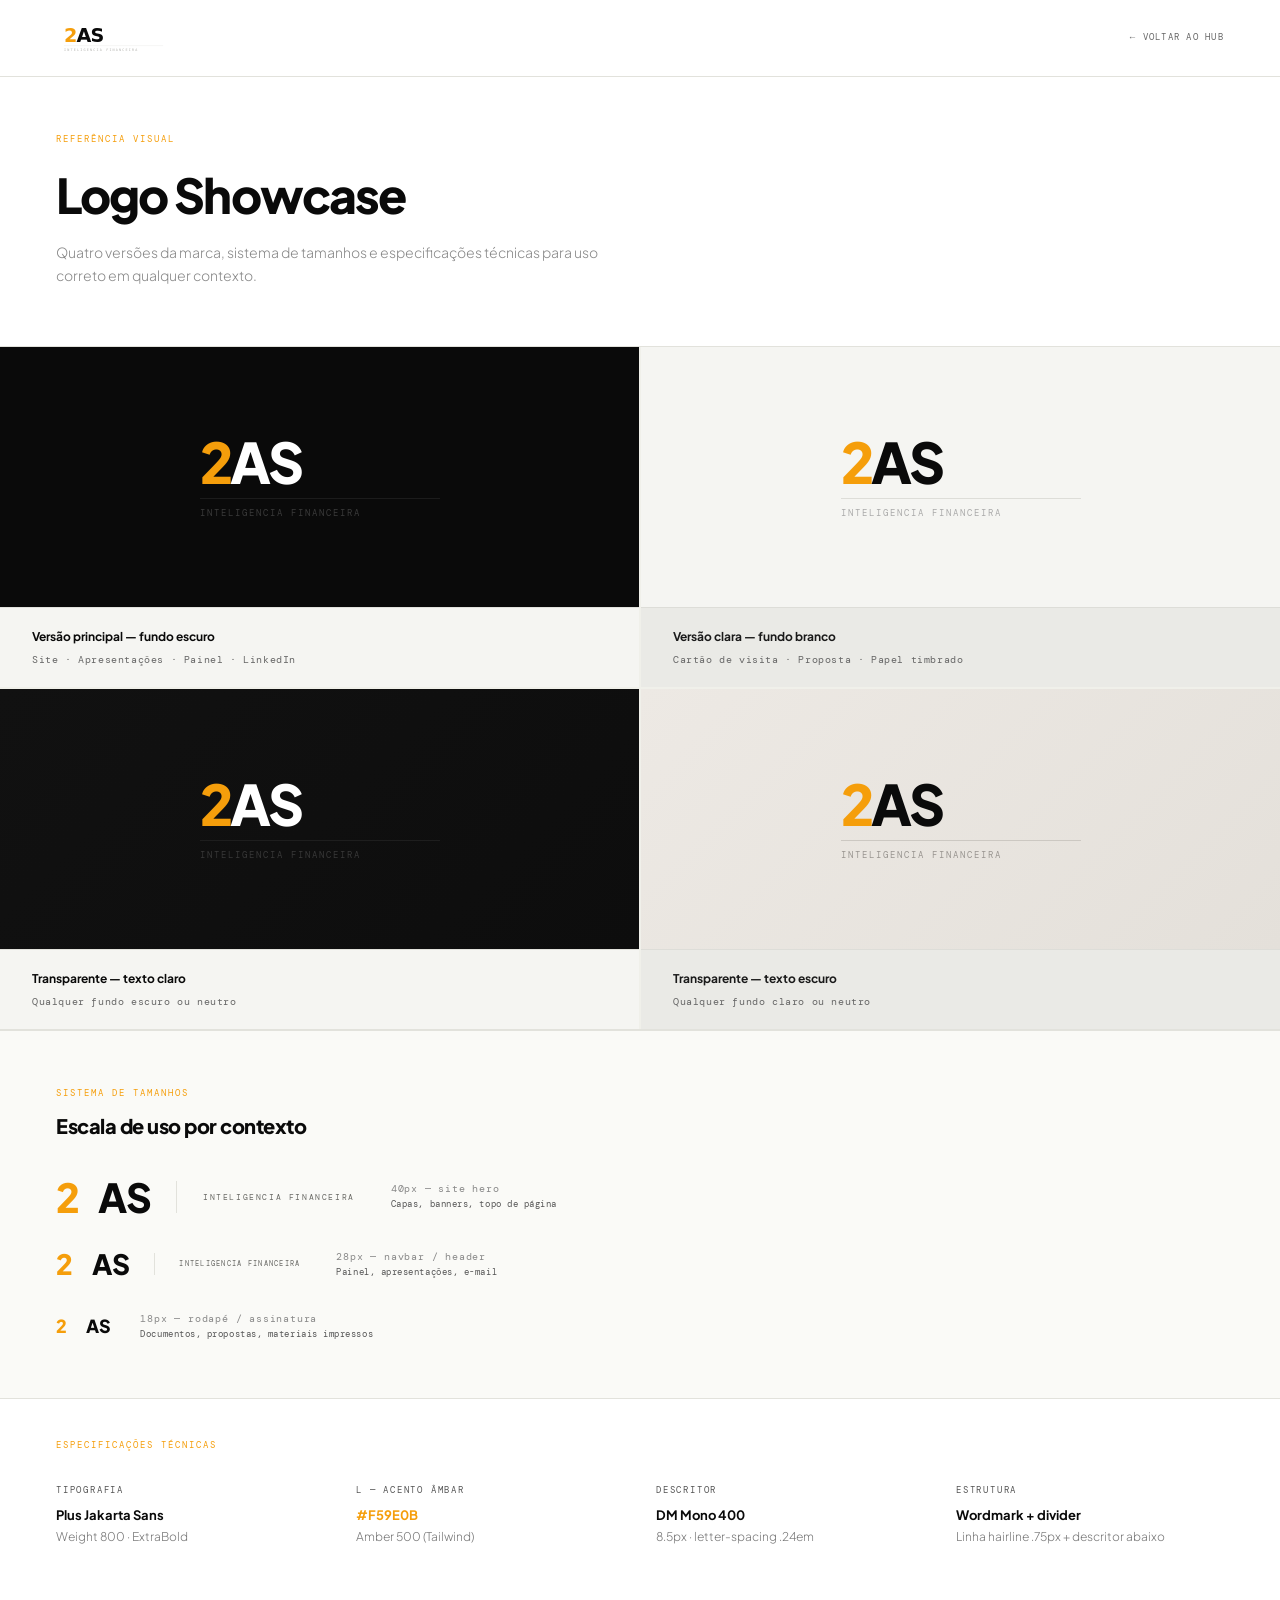
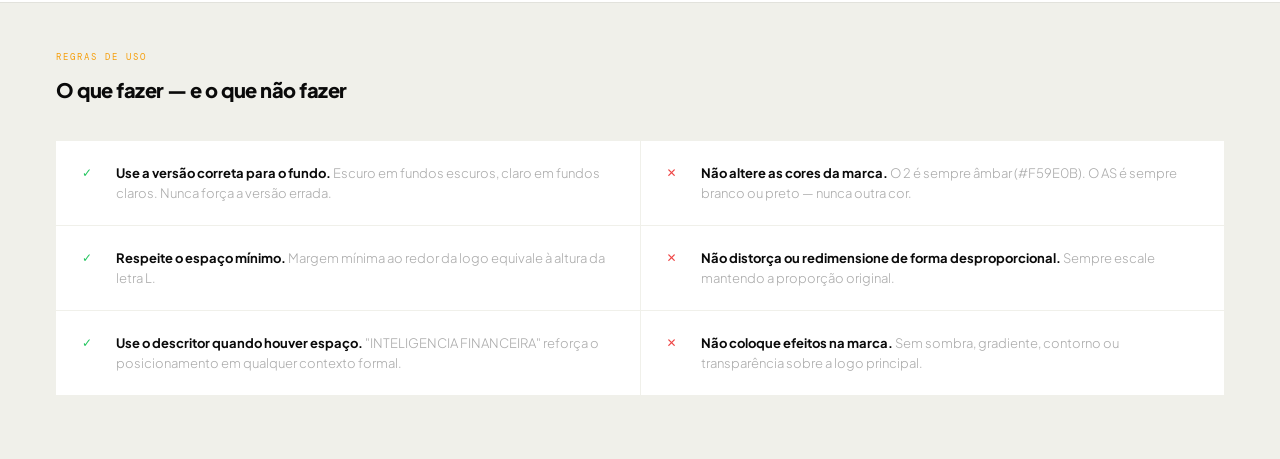
<file: slides/logo-showcase.html>
<!doctype html>
<html lang="pt-BR">
<head>
  <meta charset="UTF-8" />
  <meta name="viewport" content="width=device-width, initial-scale=1.0" />
  <title>2AS — Logo Showcase</title>
  <link href="https://fonts.googleapis.com/css2?family=Plus+Jakarta+Sans:wght@300;400;700;800&family=DM+Mono:wght@400;500&display=swap" rel="stylesheet">
  <link rel="stylesheet" href="/assets/theme.css" />
  <style>
    body { background: var(--bg); font-family: var(--sans); }

    /* ── NAV ── */
    .top-nav {
      display: flex; align-items: center; justify-content: space-between;
      padding: 20px 56px; background: var(--surface); border-bottom: 1px solid var(--border);
      position: sticky; top: 0; z-index: 99;
    }
    .top-nav-logo { display: flex; align-items: baseline; }
    .top-nav-logo .l { font-size: 20px; font-weight: 800; color: var(--amber); letter-spacing: -.04em; }
    .top-nav-logo .u { font-size: 20px; font-weight: 800; color: var(--text); letter-spacing: -.04em; }
    .top-nav a { font-family: var(--mono); font-size: 9px; letter-spacing: .14em; color: #666; text-transform: uppercase; text-decoration: none; transition: color .2s; }
    .top-nav a:hover { color: var(--amber); }

    /* ── HERO ── */
    .hero-strip {
      padding: 56px 56px 48px; border-bottom: 1px solid var(--border);
      background: var(--surface);
    }
    .hero-tag { font-family: var(--mono); font-size: 9px; letter-spacing: .22em; color: var(--amber); text-transform: uppercase; margin-bottom: 12px; }
    .hero-h { font-size: clamp(28px,4vw,48px); font-weight: 800; letter-spacing: -.04em; margin-bottom: 10px; color: var(--text); }
    .hero-desc { font-size: 14px; font-weight: 300; color: #888; max-width: 560px; line-height: 1.7; }

    /* ── GRADE LOGOS ── */
    .logos-grid { display: grid; grid-template-columns: 1fr 1fr; gap: 2px; }

    .logo-cell { display: flex; flex-direction: column; }
    .logo-face {
      flex: 1; display: flex; align-items: center; justify-content: center;
      padding: 72px 56px; min-height: 260px;
    }
    .logo-meta {
      padding: 20px 32px; display: flex; flex-direction: column; gap: 4px;
      border-top: 1px solid var(--border);
    }
    .logo-meta-name { font-size: 12px; font-weight: 700; color: var(--text); }
    .logo-meta-use { font-family: var(--mono); font-size: 10px; color: #666; letter-spacing: .06em; margin-top: 2px; }

    /* ── WORDMARK INLINE ── */
    .wm { display: flex; flex-direction: column; gap: 9px; }
    .wm-line { display: flex; align-items: baseline; line-height: 1; }
    .wm-l { font-family: 'Plus Jakarta Sans', sans-serif; font-size: 56px; font-weight: 800; letter-spacing: -.04em; }
    .wm-u { font-family: 'Plus Jakarta Sans', sans-serif; font-size: 56px; font-weight: 800; letter-spacing: -.04em; }
    .wm-div { height: .75px; min-width: 240px; }
    .wm-desc { font-family: var(--mono); font-size: 8.5px; letter-spacing: .24em; text-transform: uppercase; }

    /* ── SIZES SECTION ── */
    .sizes-section {
      padding: 56px 56px; border-top: 2px solid var(--border);
      background: var(--surface-2);
    }
    .sec-tag { font-family: var(--mono); font-size: 9px; letter-spacing: .22em; color: var(--amber); text-transform: uppercase; margin-bottom: 10px; }
    .sec-title { font-size: 20px; font-weight: 800; letter-spacing: -.025em; color: var(--text); margin-bottom: 36px; }
    .sizes-list { display: flex; flex-direction: column; gap: 32px; }
    .size-row { display: flex; align-items: center; gap: 20px; }
    .size-info { margin-left: 16px; display: flex; flex-direction: column; gap: 2px; }
    .size-tag { font-family: var(--mono); font-size: 10px; color: #888; letter-spacing: .08em; }
    .size-use { font-family: var(--mono); font-size: 9px; color: #555; letter-spacing: .06em; }

    /* ── SPECS SECTION ── */
    .specs-section {
      padding: 40px 56px 56px; border-top: 1px solid var(--border);
      background: var(--surface);
    }
    .specs-grid { display: grid; grid-template-columns: repeat(4, 1fr); gap: 32px; margin-top: 32px; }
    .spec-label { font-family: var(--mono); font-size: 9px; letter-spacing: .2em; color: #555; text-transform: uppercase; margin-bottom: 8px; }
    .spec-val { font-size: 13px; font-weight: 700; color: var(--text); }
    .spec-sub { font-size: 12px; font-weight: 300; color: #777; margin-top: 3px; }

    /* ── RULES SECTION ── */
    .rules-section { padding: 48px 56px 64px; border-top: 1px solid var(--border); background: var(--bg); }
    .rules-grid { display: grid; grid-template-columns: 1fr 1fr; gap: 1px; margin-top: 32px; }
    .rule { background: var(--surface); padding: 22px 26px; display: grid; grid-template-columns: 20px 1fr; gap: 14px; align-items: start; }
    .rule-ico { font-size: 12px; margin-top: 1px; }
    .rule-ok { color: var(--green); }
    .rule-no { color: var(--red); }
    .rule-text { font-size: 13px; font-weight: 300; color: #aaa; line-height: 1.55; }
    .rule-text strong { color: var(--text); font-weight: 700; }
  </style>
</head>
<body>

<nav class="top-nav">
  <img src="/assets/2AS-logo-transparente-claro.svg" alt="2AS" style="height:36px;width:auto">
  <a href="../index.html">← Voltar ao Hub</a>
</nav>

<div class="hero-strip">
  <div class="hero-tag">Referência visual</div>
  <h1 class="hero-h">Logo Showcase</h1>
  <p class="hero-desc">Quatro versões da marca, sistema de tamanhos e especificações técnicas para uso correto em qualquer contexto.</p>
</div>

<!-- Grade das 4 versões -->
<div class="logos-grid">

  <!-- 01 Escuro -->
  <div class="logo-cell">
    <div class="logo-face" style="background:#0a0a0a">
      <div class="wm">
        <div class="wm-line">
          <span class="wm-l" style="color:#f59e0b">2</span>
          <span class="wm-u" style="color:#ffffff">AS</span>
        </div>
        <div class="wm-div" style="background:#1c1c1c"></div>
        <span class="wm-desc" style="color:#3a3a3a">INTELIGENCIA FINANCEIRA</span>
      </div>
    </div>
    <div class="logo-meta" style="background:#f5f5f2;border-top-color:#e2e2dc">
      <span class="logo-meta-name">Versão principal — fundo escuro</span>
      <span class="logo-meta-use">Site · Apresentações · Painel · LinkedIn</span>
    </div>
  </div>

  <!-- 02 Claro -->
  <div class="logo-cell">
    <div class="logo-face" style="background:#f5f5f2">
      <div class="wm">
        <div class="wm-line">
          <span class="wm-l" style="color:#f59e0b">2</span>
          <span class="wm-u" style="color:#0a0a0a">AS</span>
        </div>
        <div class="wm-div" style="background:#ddddd8"></div>
        <span class="wm-desc" style="color:#aaaaaa">INTELIGENCIA FINANCEIRA</span>
      </div>
    </div>
    <div class="logo-meta" style="background:#eaeae6; border-top-color:#ddddd8">
      <span class="logo-meta-name" style="color:#1a1a1a">Versão clara — fundo branco</span>
      <span class="logo-meta-use" style="color:#666">Cartão de visita · Proposta · Papel timbrado</span>
    </div>
  </div>

  <!-- 03 Transparente escuro -->
  <div class="logo-cell">
    <div class="logo-face" style="background:linear-gradient(135deg,#111,#0d0d0d)">
      <div class="wm">
        <div class="wm-line">
          <span class="wm-l" style="color:#f59e0b">2</span>
          <span class="wm-u" style="color:#ffffff">AS</span>
        </div>
        <div class="wm-div" style="background:#1e1e1e"></div>
        <span class="wm-desc" style="color:#383838">INTELIGENCIA FINANCEIRA</span>
      </div>
    </div>
    <div class="logo-meta" style="background:#f5f5f2;border-top-color:#e2e2dc">
      <span class="logo-meta-name">Transparente — texto claro</span>
      <span class="logo-meta-use">Qualquer fundo escuro ou neutro</span>
    </div>
  </div>

  <!-- 04 Transparente claro -->
  <div class="logo-cell">
    <div class="logo-face" style="background:linear-gradient(135deg,#ede9e4,#e4e0da)">
      <div class="wm">
        <div class="wm-line">
          <span class="wm-l" style="color:#f59e0b">2</span>
          <span class="wm-u" style="color:#0a0a0a">AS</span>
        </div>
        <div class="wm-div" style="background:#ccc8c2"></div>
        <span class="wm-desc" style="color:#999590">INTELIGENCIA FINANCEIRA</span>
      </div>
    </div>
    <div class="logo-meta" style="background:#eaeae6; border-top-color:#ddddd8">
      <span class="logo-meta-name" style="color:#1a1a1a">Transparente — texto escuro</span>
      <span class="logo-meta-use" style="color:#666">Qualquer fundo claro ou neutro</span>
    </div>
  </div>

</div>

<!-- Sistema de tamanhos -->
<div class="sizes-section">
  <div class="sec-tag">Sistema de tamanhos</div>
  <div class="sec-title">Escala de uso por contexto</div>
  <div class="sizes-list">

    <div class="size-row">
      <span style="font-family:'Plus Jakarta Sans',sans-serif;font-size:40px;font-weight:800;color:#f59e0b;letter-spacing:-.04em;line-height:1">2</span>
      <span style="font-family:'Plus Jakarta Sans',sans-serif;font-size:40px;font-weight:800;color:#0a0a0a;letter-spacing:-.04em;line-height:1">AS</span>
      <span style="width:.75px;height:32px;background:#e2e2dc;display:inline-block;margin:0 6px"></span>
      <span style="font-family:var(--mono);font-size:8px;letter-spacing:.2em;color:#6a6a66;text-transform:uppercase">INTELIGENCIA FINANCEIRA</span>
      <div class="size-info">
        <span class="size-tag">40px — site hero</span>
        <span class="size-use">Capas, banners, topo de página</span>
      </div>
    </div>

    <div class="size-row">
      <span style="font-family:'Plus Jakarta Sans',sans-serif;font-size:28px;font-weight:800;color:#f59e0b;letter-spacing:-.04em;line-height:1">2</span>
      <span style="font-family:'Plus Jakarta Sans',sans-serif;font-size:28px;font-weight:800;color:#0a0a0a;letter-spacing:-.04em;line-height:1">AS</span>
      <span style="width:.75px;height:22px;background:#e2e2dc;display:inline-block;margin:0 5px"></span>
      <span style="font-family:var(--mono);font-size:7px;letter-spacing:.18em;color:#6a6a66;text-transform:uppercase">INTELIGENCIA FINANCEIRA</span>
      <div class="size-info">
        <span class="size-tag">28px — navbar / header</span>
        <span class="size-use">Painel, apresentações, e-mail</span>
      </div>
    </div>

    <div class="size-row">
      <span style="font-family:'Plus Jakarta Sans',sans-serif;font-size:18px;font-weight:800;color:#f59e0b;letter-spacing:-.03em;line-height:1">2</span>
      <span style="font-family:'Plus Jakarta Sans',sans-serif;font-size:18px;font-weight:800;color:#0a0a0a;letter-spacing:-.03em;line-height:1">AS</span>
      <div class="size-info" style="margin-left:10px">
        <span class="size-tag">18px — rodapé / assinatura</span>
        <span class="size-use">Documentos, propostas, materiais impressos</span>
      </div>
    </div>

  </div>
</div>

<!-- Especificações técnicas -->
<div class="specs-section">
  <div class="sec-tag">Especificações técnicas</div>
  <div class="specs-grid">
    <div>
      <div class="spec-label">Tipografia</div>
      <div class="spec-val">Plus Jakarta Sans</div>
      <div class="spec-sub">Weight 800 · ExtraBold</div>
    </div>
    <div>
      <div class="spec-label">L — acento âmbar</div>
      <div class="spec-val" style="color:var(--amber)">#F59E0B</div>
      <div class="spec-sub">Amber 500 (Tailwind)</div>
    </div>
    <div>
      <div class="spec-label">Descritor</div>
      <div class="spec-val">DM Mono 400</div>
      <div class="spec-sub">8.5px · letter-spacing .24em</div>
    </div>
    <div>
      <div class="spec-label">Estrutura</div>
      <div class="spec-val">Wordmark + divider</div>
      <div class="spec-sub">Linha hairline .75px + descritor abaixo</div>
    </div>
  </div>
</div>

<!-- Regras de uso -->
<div class="rules-section">
  <div class="sec-tag">Regras de uso</div>
  <div class="sec-title">O que fazer — e o que não fazer</div>
  <div class="rules-grid">
    <div class="rule"><span class="rule-ico rule-ok">✓</span><div class="rule-text"><strong>Use a versão correta para o fundo.</strong> Escuro em fundos escuros, claro em fundos claros. Nunca força a versão errada.</div></div>
    <div class="rule"><span class="rule-ico rule-no">✕</span><div class="rule-text"><strong>Não altere as cores da marca.</strong> O 2 é sempre âmbar (#F59E0B). O AS é sempre branco ou preto — nunca outra cor.</div></div>
    <div class="rule"><span class="rule-ico rule-ok">✓</span><div class="rule-text"><strong>Respeite o espaço mínimo.</strong> Margem mínima ao redor da logo equivale à altura da letra L.</div></div>
    <div class="rule"><span class="rule-ico rule-no">✕</span><div class="rule-text"><strong>Não distorça ou redimensione de forma desproporcional.</strong> Sempre escale mantendo a proporção original.</div></div>
    <div class="rule"><span class="rule-ico rule-ok">✓</span><div class="rule-text"><strong>Use o descritor quando houver espaço.</strong> "INTELIGENCIA FINANCEIRA" reforça o posicionamento em qualquer contexto formal.</div></div>
    <div class="rule"><span class="rule-ico rule-no">✕</span><div class="rule-text"><strong>Não coloque efeitos na marca.</strong> Sem sombra, gradiente, contorno ou transparência sobre a logo principal.</div></div>
  </div>
</div>

</body>
</html>
</file>
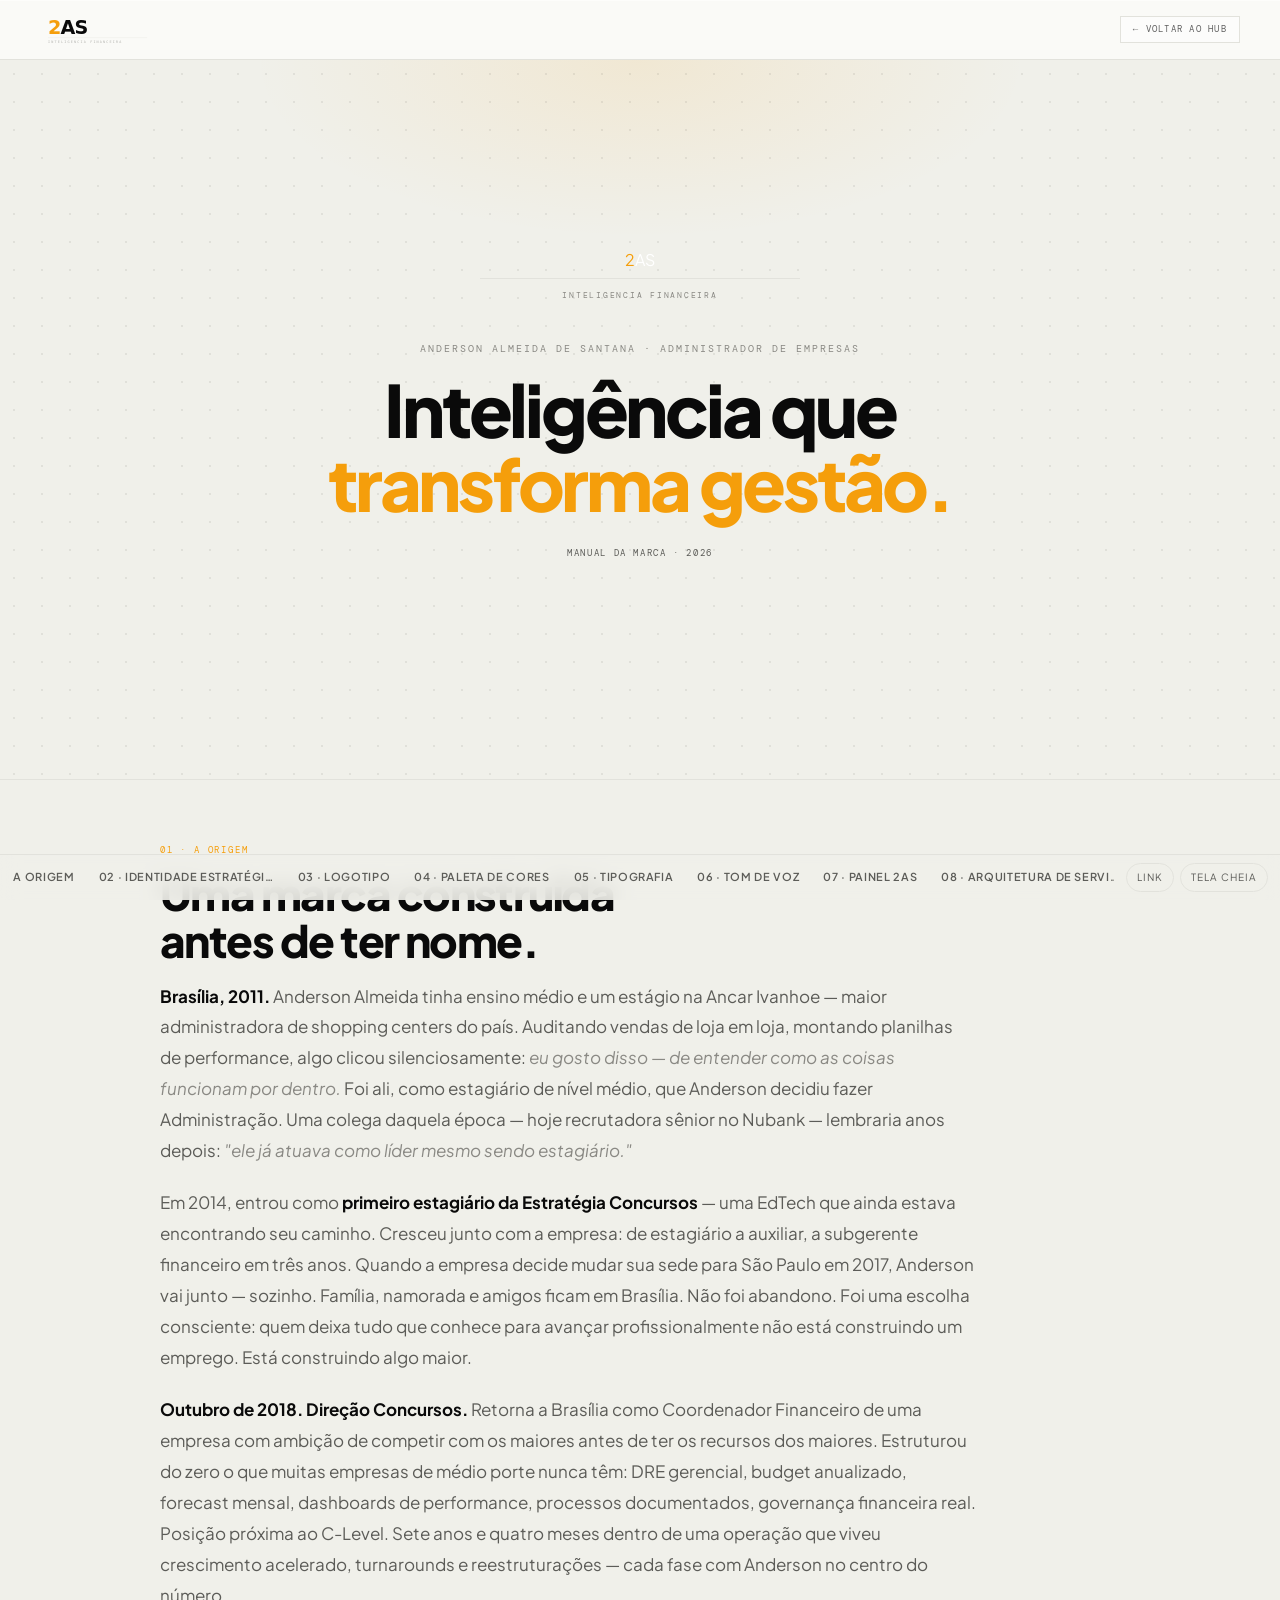
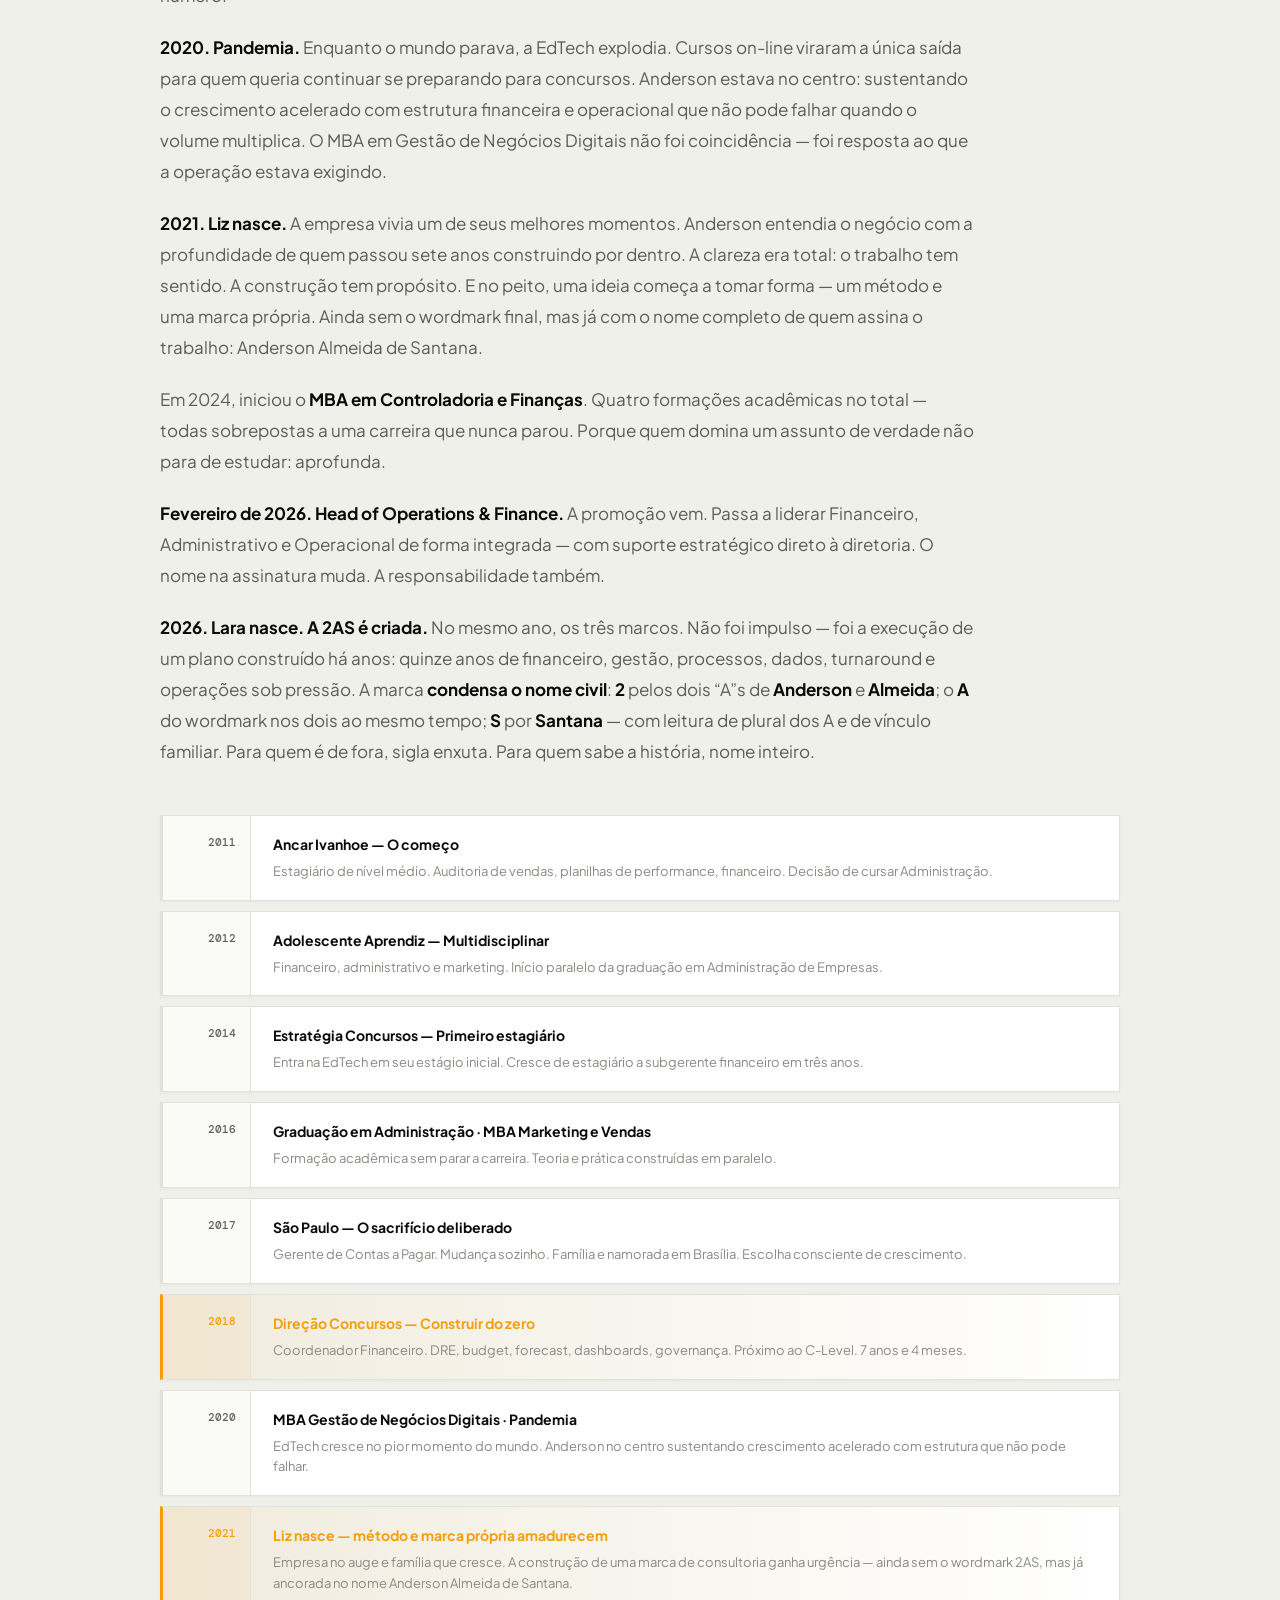
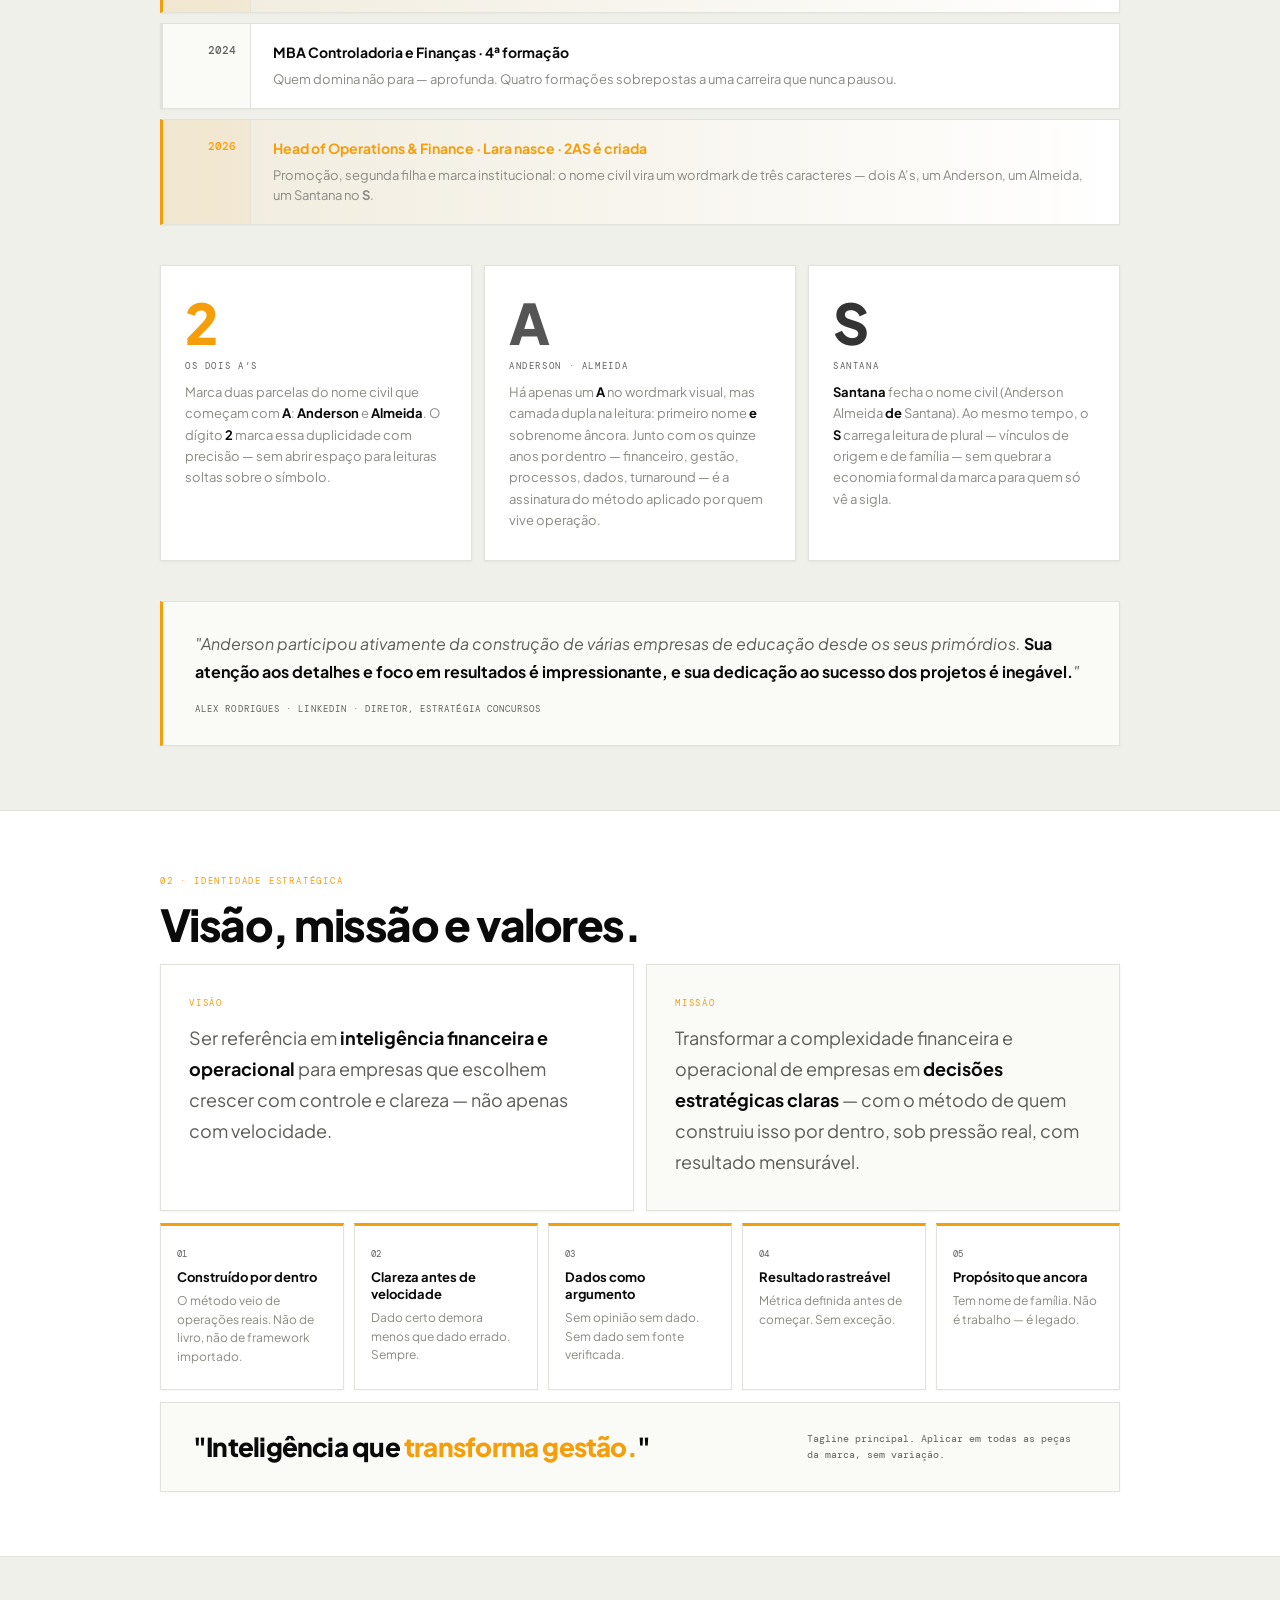
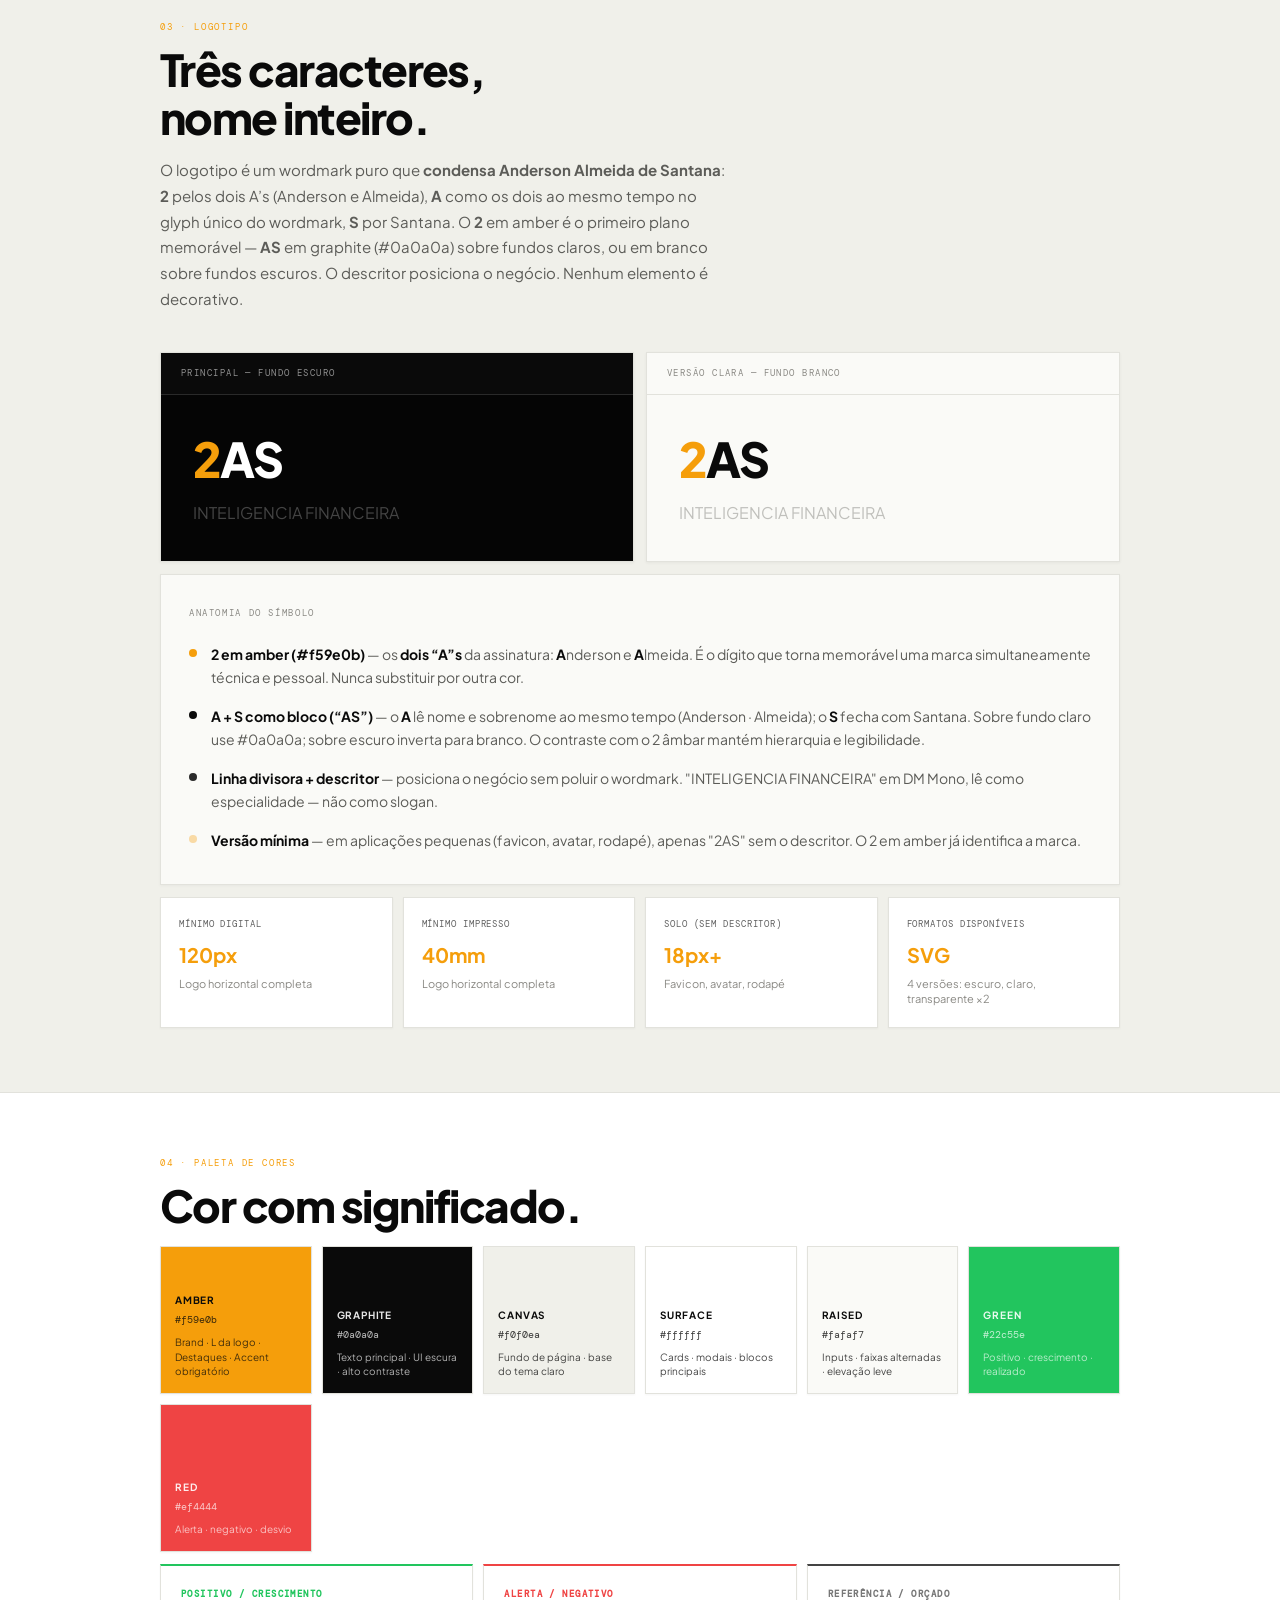
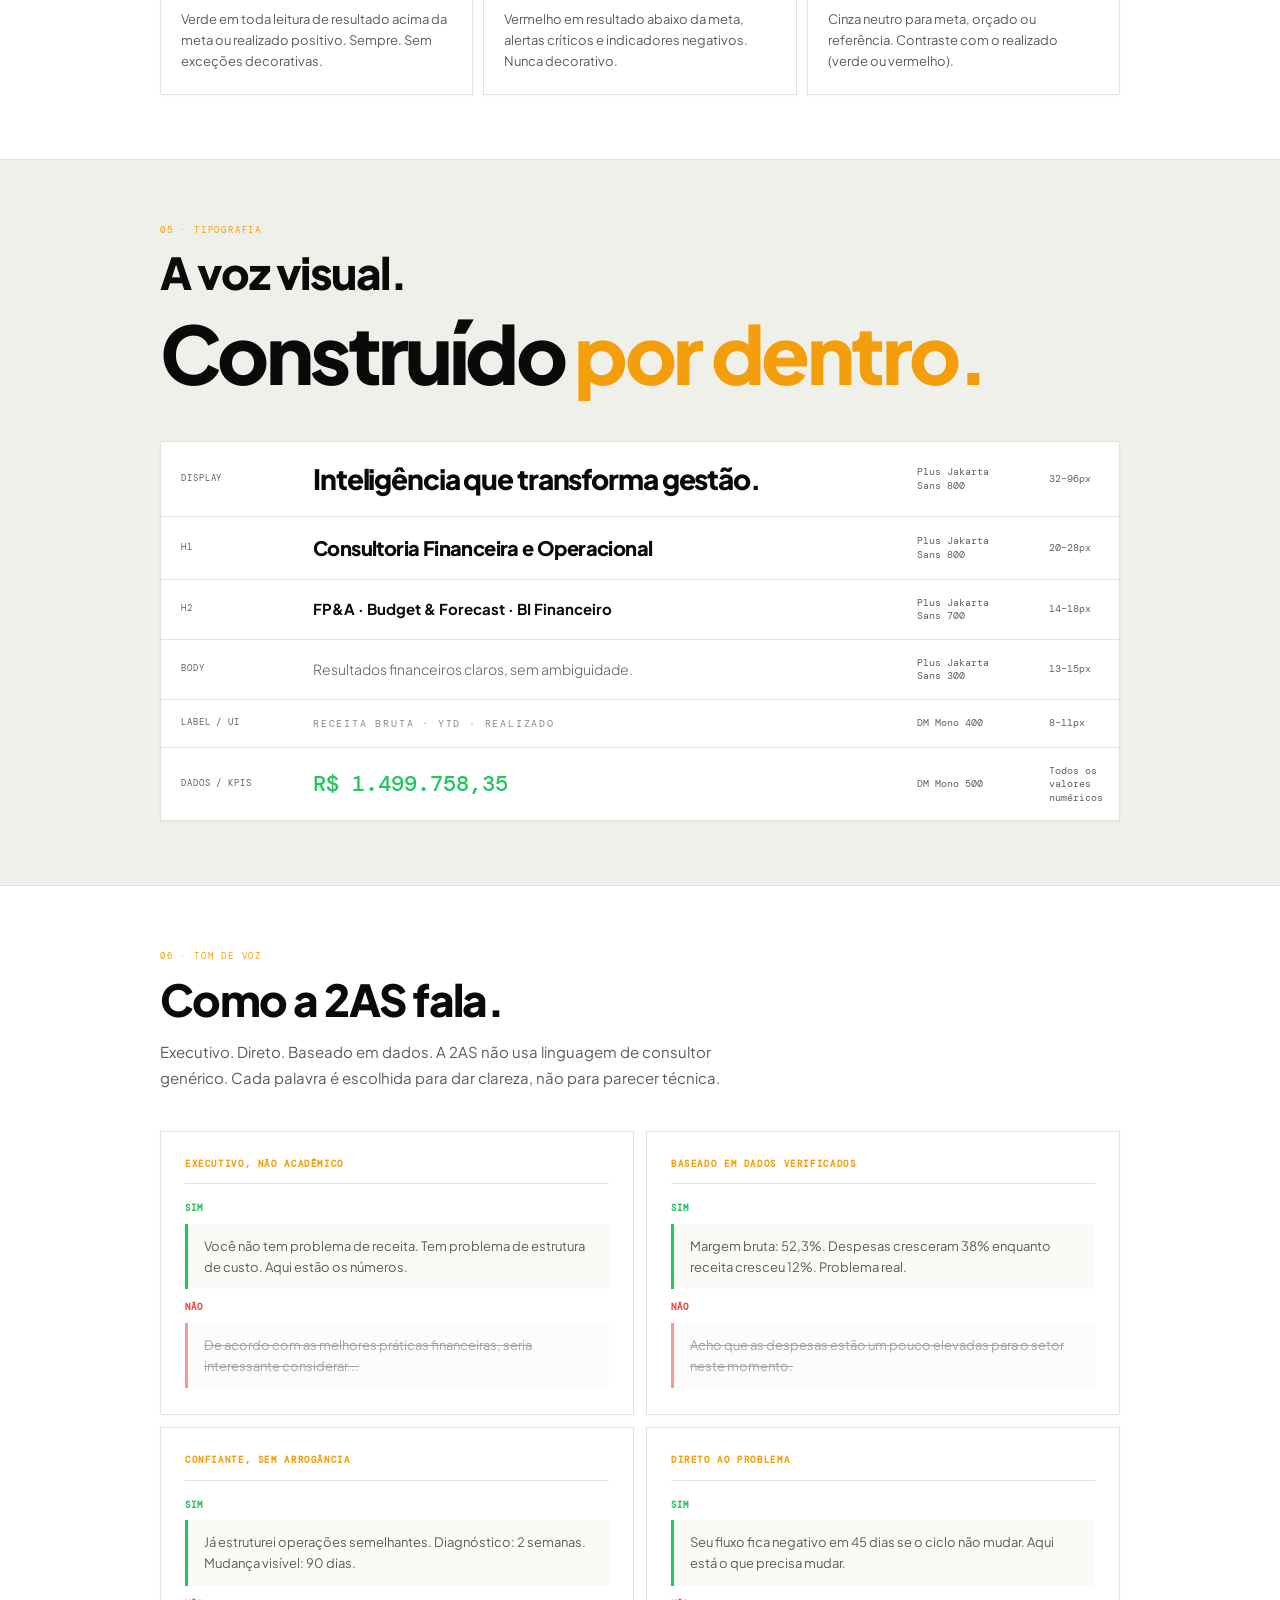
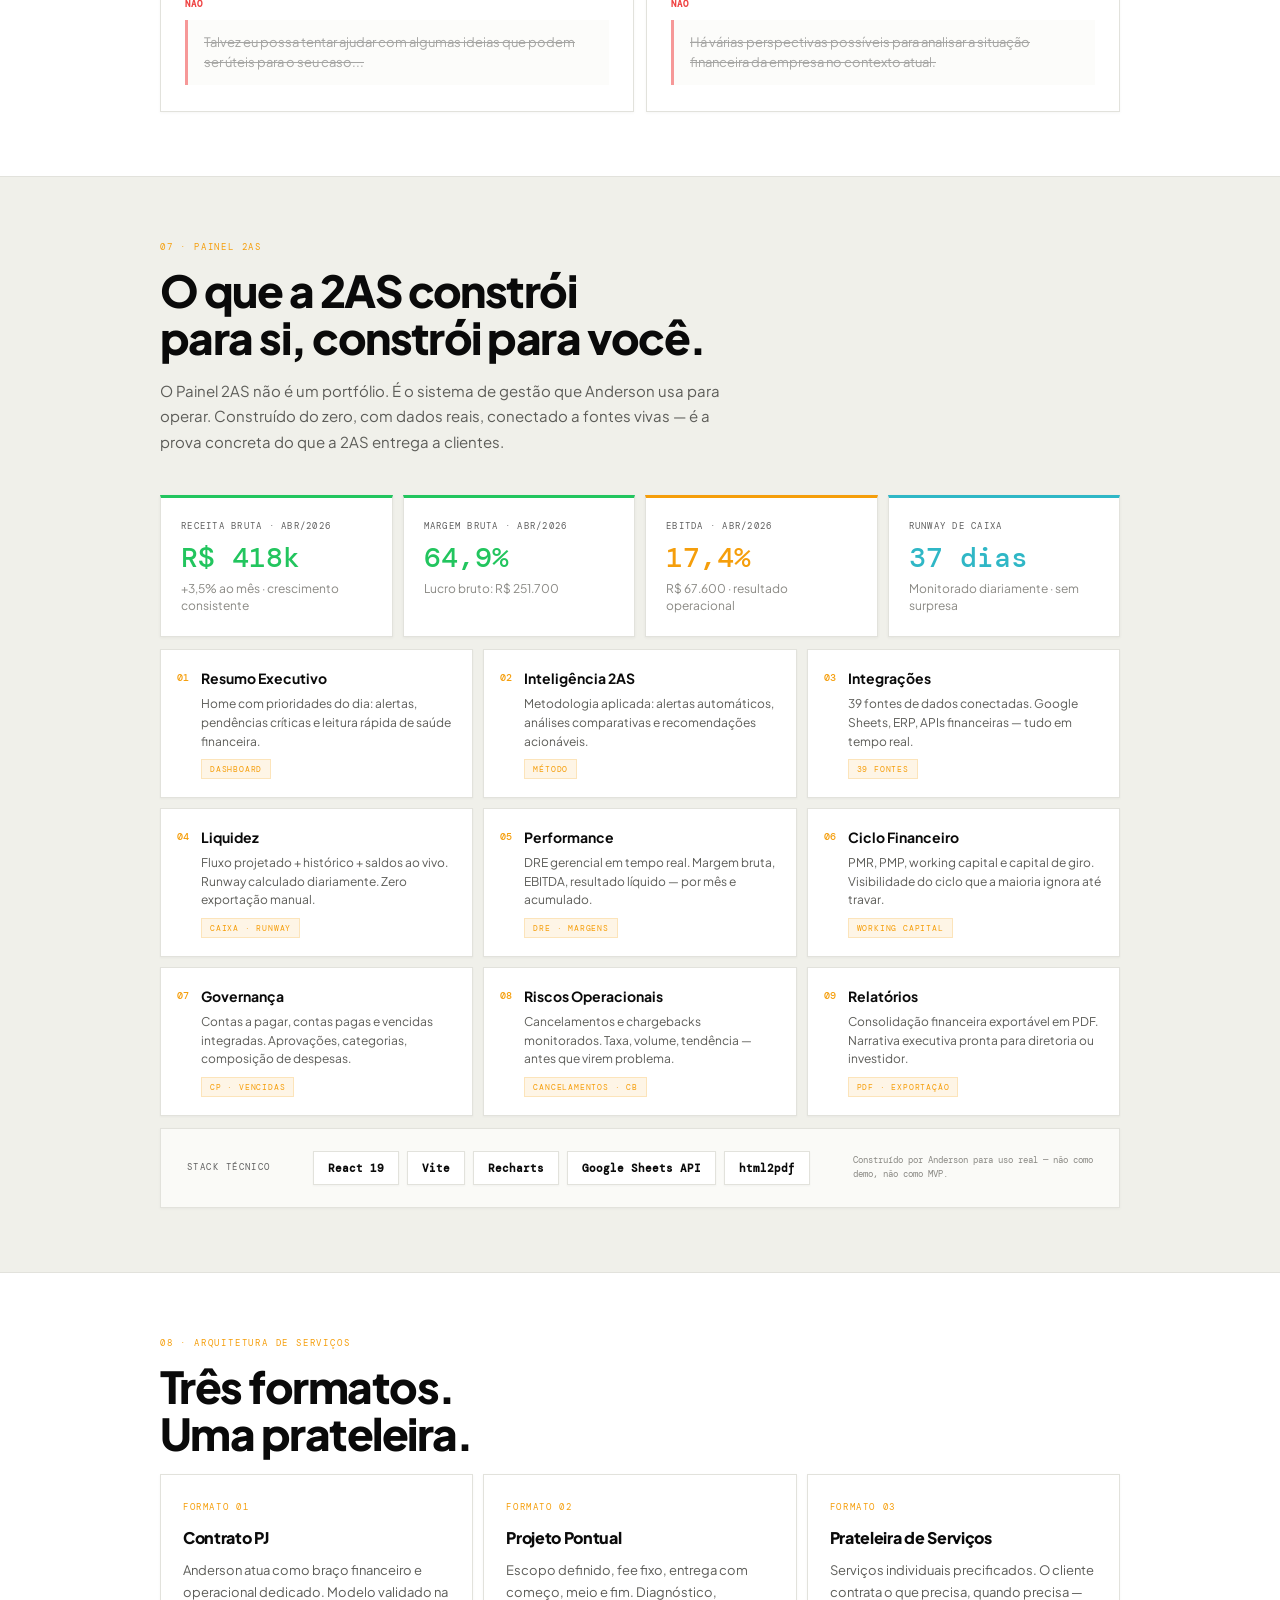
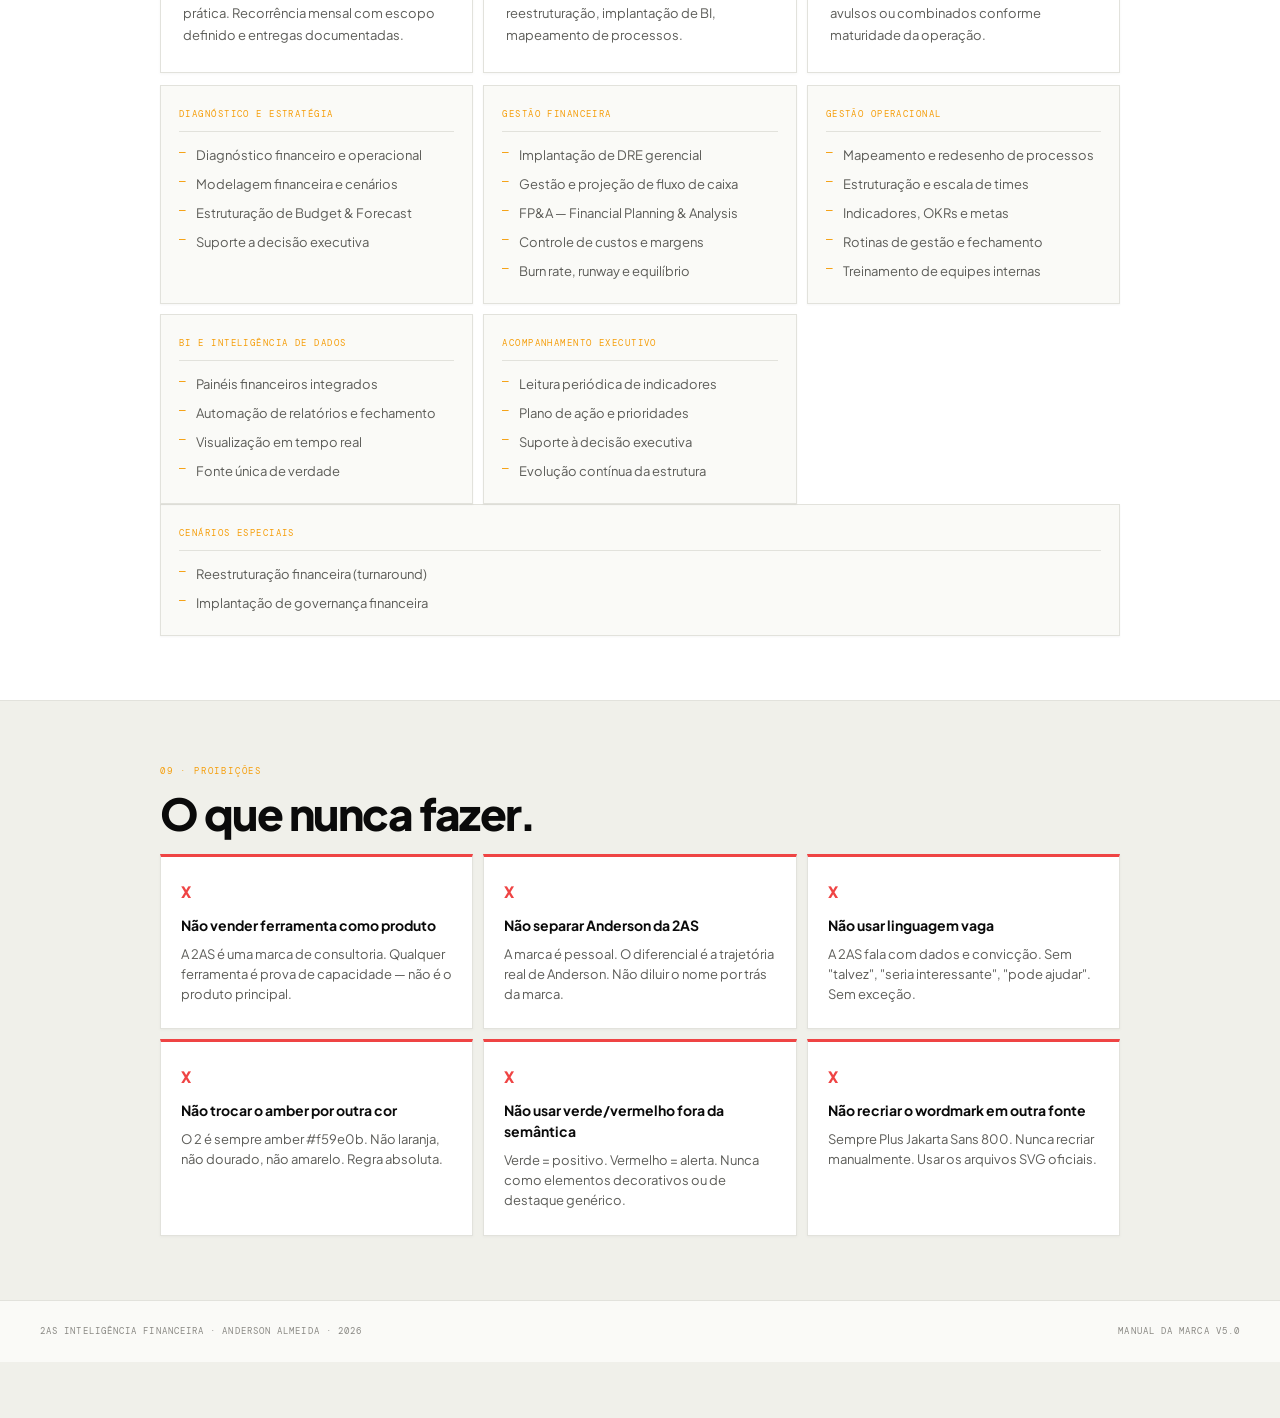
<file: slides/manual-marca.html>
<!doctype html>
<html lang="pt-BR">
<head>
  <meta charset="UTF-8" />
  <meta name="viewport" content="width=device-width, initial-scale=1.0" />
  <title>2AS — Manual da Marca 2026</title>
  <link href="https://fonts.googleapis.com/css2?family=Plus+Jakarta+Sans:wght@300;400;700;800&family=DM+Mono:wght@400;500&display=swap" rel="stylesheet">
  <link rel="stylesheet" href="/assets/theme.css" />
  <link rel="stylesheet" href="/slides/manual-marca.page.css" />
</head>
<body class="manual-doc">

<!-- NAV TOPO -->
<nav class="top-nav">
  <img src="/assets/2AS-logo-transparente-claro.svg" alt="2AS" style="height:36px;width:auto">
  <a href="../index.html">← Voltar ao Hub</a>
</nav>

<!-- HERO -->
<section class="hero">
  <div class="hero-inner">
  <div class="hero-logo">
    <div class="hero-logo-wm"><span style="color:#f59e0b">2</span><span style="color:#fff">AS</span></div>
    <div class="hero-logo-div"></div>
    <span class="hero-logo-desc">INTELIGENCIA FINANCEIRA</span>
  </div>
  <p class="hero-sub">Anderson Almeida de Santana · Administrador de Empresas</p>
  <h1 class="hero-tagline">Inteligência que<br><em>transforma gestão.</em></h1>
  <p class="hero-doc">Manual da Marca · 2026</p>
  </div>
</section>

<!-- ══════════════════════════════════════════════════
     01 · A ORIGEM
══════════════════════════════════════════════════ -->
<div><div class="wrap">
  <div class="section-tag">01 · A Origem</div>
  <h2 class="section-h">Uma marca construída<br>antes de ter nome.</h2>

  <div class="story">
    <p><strong>Brasília, 2011.</strong> Anderson Almeida tinha ensino médio e um estágio na Ancar Ivanhoe — maior administradora de shopping centers do país. Auditando vendas de loja em loja, montando planilhas de performance, algo clicou silenciosamente: <em>eu gosto disso — de entender como as coisas funcionam por dentro.</em> Foi ali, como estagiário de nível médio, que Anderson decidiu fazer Administração. Uma colega daquela época — hoje recrutadora sênior no Nubank — lembraria anos depois: <em>"ele já atuava como líder mesmo sendo estagiário."</em></p>

    <p>Em 2014, entrou como <strong>primeiro estagiário da Estratégia Concursos</strong> — uma EdTech que ainda estava encontrando seu caminho. Cresceu junto com a empresa: de estagiário a auxiliar, a subgerente financeiro em três anos. Quando a empresa decide mudar sua sede para São Paulo em 2017, Anderson vai junto — sozinho. Família, namorada e amigos ficam em Brasília. Não foi abandono. Foi uma escolha consciente: quem deixa tudo que conhece para avançar profissionalmente não está construindo um emprego. Está construindo algo maior.</p>

    <p><strong>Outubro de 2018. Direção Concursos.</strong> Retorna a Brasília como Coordenador Financeiro de uma empresa com ambição de competir com os maiores antes de ter os recursos dos maiores. Estruturou do zero o que muitas empresas de médio porte nunca têm: DRE gerencial, budget anualizado, forecast mensal, dashboards de performance, processos documentados, governança financeira real. Posição próxima ao C-Level. Sete anos e quatro meses dentro de uma operação que viveu crescimento acelerado, turnarounds e reestruturações — cada fase com Anderson no centro do número.</p>

    <p><strong>2020. Pandemia.</strong> Enquanto o mundo parava, a EdTech explodia. Cursos on-line viraram a única saída para quem queria continuar se preparando para concursos. Anderson estava no centro: sustentando o crescimento acelerado com estrutura financeira e operacional que não pode falhar quando o volume multiplica. O MBA em Gestão de Negócios Digitais não foi coincidência — foi resposta ao que a operação estava exigindo.</p>

    <p><strong>2021. Liz nasce.</strong> A empresa vivia um de seus melhores momentos. Anderson entendia o negócio com a profundidade de quem passou sete anos construindo por dentro. A clareza era total: o trabalho tem sentido. A construção tem propósito. E no peito, uma ideia começa a tomar forma — um método e uma marca própria. Ainda sem o wordmark final, mas já com o nome completo de quem assina o trabalho: Anderson Almeida de Santana.</p>

    <p>Em 2024, iniciou o <strong>MBA em Controladoria e Finanças</strong>. Quatro formações acadêmicas no total — todas sobrepostas a uma carreira que nunca parou. Porque quem domina um assunto de verdade não para de estudar: aprofunda.</p>

    <p><strong>Fevereiro de 2026. Head of Operations &amp; Finance.</strong> A promoção vem. Passa a liderar Financeiro, Administrativo e Operacional de forma integrada — com suporte estratégico direto à diretoria. O nome na assinatura muda. A responsabilidade também.</p>

    <p><strong>2026. Lara nasce. A 2AS é criada.</strong> No mesmo ano, os três marcos. Não foi impulso — foi a execução de um plano construído há anos: quinze anos de financeiro, gestão, processos, dados, turnaround e operações sob pressão. A marca <strong>condensa o nome civil</strong>: <strong>2</strong> pelos dois &ldquo;A&rdquo;s de <strong>Anderson</strong> e <strong>Almeida</strong>; o <strong>A</strong> do wordmark nos dois ao mesmo tempo; <strong>S</strong> por <strong>Santana</strong> — com leitura de plural dos A e de vínculo familiar. Para quem é de fora, sigla enxuta. Para quem sabe a história, nome inteiro.</p>
  </div>

  <!-- Timeline -->
  <div class="tl">
    <div class="tli"><div class="tly">2011</div><div class="tlc"><div class="tlt">Ancar Ivanhoe — O começo</div><div class="tld">Estagiário de nível médio. Auditoria de vendas, planilhas de performance, financeiro. Decisão de cursar Administração.</div></div></div>
    <div class="tli"><div class="tly">2012</div><div class="tlc"><div class="tlt">Adolescente Aprendiz — Multidisciplinar</div><div class="tld">Financeiro, administrativo e marketing. Início paralelo da graduação em Administração de Empresas.</div></div></div>
    <div class="tli"><div class="tly">2014</div><div class="tlc"><div class="tlt">Estratégia Concursos — Primeiro estagiário</div><div class="tld">Entra na EdTech em seu estágio inicial. Cresce de estagiário a subgerente financeiro em três anos.</div></div></div>
    <div class="tli"><div class="tly">2016</div><div class="tlc"><div class="tlt">Graduação em Administração · MBA Marketing e Vendas</div><div class="tld">Formação acadêmica sem parar a carreira. Teoria e prática construídas em paralelo.</div></div></div>
    <div class="tli"><div class="tly">2017</div><div class="tlc"><div class="tlt">São Paulo — O sacrifício deliberado</div><div class="tld">Gerente de Contas a Pagar. Mudança sozinho. Família e namorada em Brasília. Escolha consciente de crescimento.</div></div></div>
    <div class="tli p"><div class="tly">2018</div><div class="tlc"><div class="tlt">Direção Concursos — Construir do zero</div><div class="tld">Coordenador Financeiro. DRE, budget, forecast, dashboards, governança. Próximo ao C-Level. 7 anos e 4 meses.</div></div></div>
    <div class="tli"><div class="tly">2020</div><div class="tlc"><div class="tlt">MBA Gestão de Negócios Digitais · Pandemia</div><div class="tld">EdTech cresce no pior momento do mundo. Anderson no centro sustentando crescimento acelerado com estrutura que não pode falhar.</div></div></div>
    <div class="tli p"><div class="tly">2021</div><div class="tlc"><div class="tlt">Liz nasce — método e marca própria amadurecem</div><div class="tld">Empresa no auge e família que cresce. A construção de uma marca de consultoria ganha urgência — ainda sem o wordmark 2AS, mas já ancorada no nome Anderson Almeida de Santana.</div></div></div>
    <div class="tli"><div class="tly">2024</div><div class="tlc"><div class="tlt">MBA Controladoria e Finanças · 4ª formação</div><div class="tld">Quem domina não para — aprofunda. Quatro formações sobrepostas a uma carreira que nunca pausou.</div></div></div>
    <div class="tli p"><div class="tly">2026</div><div class="tlc"><div class="tlt">Head of Operations &amp; Finance · Lara nasce · 2AS é criada</div><div class="tld">Promoção, segunda filha e marca institucional: o nome civil vira um wordmark de três caracteres — dois A&rsquo;s, um Anderson, um Almeida, um Santana no <strong>S</strong>.</div></div></div>
  </div>

  <!-- Nome -->
  <div class="nome">
    <div class="nb">
      <div class="nb-l">2</div>
      <div class="nb-n">Os dois A&rsquo;s</div>
      <div class="nb-d">Marca duas parcelas do nome civil que começam com <strong>A</strong>: <strong>Anderson</strong> e <strong>Almeida</strong>. O dígito <strong>2</strong> marca essa duplicidade com precisão — sem abrir espaço para leituras soltas sobre o símbolo.</div>
    </div>
    <div class="nb">
      <div class="nb-l" style="color:#555">A</div>
      <div class="nb-n">Anderson · Almeida</div>
      <div class="nb-d">Há apenas um <strong>A</strong> no wordmark visual, mas camada dupla na leitura: primeiro nome <strong>e</strong> sobrenome âncora. Junto com os quinze anos por dentro — financeiro, gestão, processos, dados, turnaround — é a assinatura do método aplicado por quem vive operação.</div>
    </div>
    <div class="nb">
      <div class="nb-l" style="color:#333">S</div>
      <div class="nb-n">Santana</div>
      <div class="nb-d"><strong>Santana</strong> fecha o nome civil (Anderson Almeida <strong>de</strong> Santana). Ao mesmo tempo, o <strong>S</strong> carrega leitura de plural — vínculos de origem e de família — sem quebrar a economia formal da marca para quem só vê a sigla.</div>
    </div>
  </div>

  <div class="qt">"Anderson participou ativamente da construção de várias empresas de educação desde os seus primórdios. <strong>Sua atenção aos detalhes e foco em resultados é impressionante, e sua dedicação ao sucesso dos projetos é inegável.</strong>"<div class="qt-src">Alex Rodrigues · LinkedIn · Diretor, Estratégia Concursos</div></div>
</div></div>

<!-- ══════════════════════════════════════════════════
     02 · IDENTIDADE ESTRATÉGICA
══════════════════════════════════════════════════ -->
<div class="full"><div class="wrap">
  <div class="section-tag">02 · Identidade Estratégica</div>
  <h2 class="section-h">Visão, missão e valores.</h2>

  <div class="vmv">
    <div class="vmv-box">
      <div class="vmv-lbl">Visão</div>
      <div class="vmv-txt">Ser referência em <strong>inteligência financeira e operacional</strong> para empresas que escolhem crescer com controle e clareza — não apenas com velocidade.</div>
    </div>
    <div class="vmv-box alt">
      <div class="vmv-lbl">Missão</div>
      <div class="vmv-txt">Transformar a complexidade financeira e operacional de empresas em <strong>decisões estratégicas claras</strong> — com o método de quem construiu isso por dentro, sob pressão real, com resultado mensurável.</div>
    </div>
  </div>
  <div class="vals">
    <div class="val"><div class="val-n">01</div><div class="val-name">Construído por dentro</div><div class="val-desc">O método veio de operações reais. Não de livro, não de framework importado.</div></div>
    <div class="val"><div class="val-n">02</div><div class="val-name">Clareza antes de velocidade</div><div class="val-desc">Dado certo demora menos que dado errado. Sempre.</div></div>
    <div class="val"><div class="val-n">03</div><div class="val-name">Dados como argumento</div><div class="val-desc">Sem opinião sem dado. Sem dado sem fonte verificada.</div></div>
    <div class="val"><div class="val-n">04</div><div class="val-name">Resultado rastreável</div><div class="val-desc">Métrica definida antes de começar. Sem exceção.</div></div>
    <div class="val"><div class="val-n">05</div><div class="val-name">Propósito que ancora</div><div class="val-desc">Tem nome de família. Não é trabalho — é legado.</div></div>
  </div>
  <div class="tagline-row">
    <div class="tl-big">"Inteligência que <em>transforma gestão.</em>"</div>
    <div class="tl-note">Tagline principal. Aplicar em todas as peças da marca, sem variação.</div>
  </div>
</div></div>

<!-- ══════════════════════════════════════════════════
     03 · LOGOTIPO
══════════════════════════════════════════════════ -->
<div><div class="wrap">
  <div class="section-tag">03 · Logotipo</div>
  <h2 class="section-h">Três caracteres,<br>nome inteiro.</h2>
  <p class="section-lead">O logotipo é um wordmark puro que <strong>condensa Anderson Almeida de Santana</strong>: <strong>2</strong> pelos dois A&rsquo;s (Anderson e Almeida), <strong>A</strong> como os dois ao mesmo tempo no glyph único do wordmark, <strong>S</strong> por Santana. O <strong>2</strong> em amber é o primeiro plano memorável — <strong>AS</strong> em graphite (#0a0a0a) sobre fundos claros, ou em branco sobre fundos escuros. O descritor posiciona o negócio. Nenhum elemento é decorativo.</p>

  <div class="logo-grid">
    <div class="lb lb-dark">
      <span class="lb-lbl">Principal — fundo escuro</span>
      <div style="display:flex;flex-direction:column;gap:9px">
        <div class="logo-wm">
          <span style="font-family:var(--sans);font-size:48px;font-weight:800;color:var(--amber);letter-spacing:-.04em">2</span>
          <span style="font-family:var(--sans);font-size:48px;font-weight:800;color:#fff;letter-spacing:-.04em">AS</span>
        </div>
        <div class="logo-div" style="width:260px;background:#2a2a2a"></div>
        <span class="logo-desc-txt" style="color:#444">INTELIGENCIA FINANCEIRA</span>
      </div>
    </div>
    <div class="lb lb-light">
      <span class="lb-lbl">Versão clara — fundo branco</span>
      <div style="display:flex;flex-direction:column;gap:9px">
        <div class="logo-wm">
          <span style="font-family:var(--sans);font-size:48px;font-weight:800;color:var(--amber);letter-spacing:-.04em">2</span>
          <span style="font-family:var(--sans);font-size:48px;font-weight:800;color:#0a0a0a;letter-spacing:-.04em">AS</span>
        </div>
        <div class="logo-div" style="width:260px;background:#e4e4e0"></div>
        <span class="logo-desc-txt" style="color:#c0c0bc">INTELIGENCIA FINANCEIRA</span>
      </div>
    </div>
  </div>

  <div class="anat">
    <div class="anat-title">Anatomia do símbolo</div>
    <div class="anat-notes">
      <div class="anat-note"><div class="anat-dot" style="background:var(--amber)"></div><div class="anat-txt"><strong>2 em amber (#f59e0b)</strong> — os <strong>dois &ldquo;A&rdquo;s</strong> da assinatura: <strong>A</strong>nderson e <strong>A</strong>lmeida. É o dígito que torna memorável uma marca simultaneamente técnica e pessoal. Nunca substituir por outra cor.</div></div>
      <div class="anat-note"><div class="anat-dot" style="background:#0a0a0a"></div><div class="anat-txt"><strong>A + S como bloco (&ldquo;AS&rdquo;)</strong> — o <strong>A</strong> lê nome e sobrenome ao mesmo tempo (Anderson · Almeida); o <strong>S</strong> fecha com Santana. Sobre fundo claro use #0a0a0a; sobre escuro inverta para branco. O contraste com o 2 âmbar mantém hierarquia e legibilidade.</div></div>
      <div class="anat-note"><div class="anat-dot" style="background:#2a2a2a"></div><div class="anat-txt"><strong>Linha divisora + descritor</strong> — posiciona o negócio sem poluir o wordmark. "INTELIGENCIA FINANCEIRA" em DM Mono, lê como especialidade — não como slogan.</div></div>
      <div class="anat-note"><div class="anat-dot" style="background:var(--amber);opacity:.35"></div><div class="anat-txt"><strong>Versão mínima</strong> — em aplicações pequenas (favicon, avatar, rodapé), apenas "2AS" sem o descritor. O 2 em amber já identifica a marca.</div></div>
    </div>
  </div>

  <div class="logo-sizes">
    <div class="logo-size-box"><div class="logo-size-role">Mínimo digital</div><div class="logo-size-val">120px</div><div class="logo-size-note">Logo horizontal completa</div></div>
    <div class="logo-size-box"><div class="logo-size-role">Mínimo impresso</div><div class="logo-size-val">40mm</div><div class="logo-size-note">Logo horizontal completa</div></div>
    <div class="logo-size-box"><div class="logo-size-role">Solo (sem descritor)</div><div class="logo-size-val">18px+</div><div class="logo-size-note">Favicon, avatar, rodapé</div></div>
    <div class="logo-size-box"><div class="logo-size-role">Formatos disponíveis</div><div class="logo-size-val">SVG</div><div class="logo-size-note">4 versões: escuro, claro, transparente ×2</div></div>
  </div>
</div></div>

<!-- ══════════════════════════════════════════════════
     04 · PALETA DE CORES
══════════════════════════════════════════════════ -->
<div class="full"><div class="wrap">
  <div class="section-tag">04 · Paleta de Cores</div>
  <h2 class="section-h">Cor com significado.</h2>

  <div class="swatches">
    <div class="sw" style="background:#f59e0b;color:#0a0a0a"><div class="sw-name">Amber</div><div class="sw-hex">#f59e0b</div><div class="sw-use">Brand · L da logo · Destaques · Accent obrigatório</div></div>
    <div class="sw" style="background:#0a0a0a;color:rgba(255,255,255,.9)"><div class="sw-name">Graphite</div><div class="sw-hex">#0a0a0a</div><div class="sw-use">Texto principal · UI escura · alto contraste</div></div>
    <div class="sw" style="background:#f0f0ea;color:#0a0a0a;border-right:1px solid #e2e2dc"><div class="sw-name">Canvas</div><div class="sw-hex">#f0f0ea</div><div class="sw-use">Fundo de página · base do tema claro</div></div>
    <div class="sw" style="background:#ffffff;color:#0a0a0a;border-right:1px solid #e2e2dc"><div class="sw-name">Surface</div><div class="sw-hex">#ffffff</div><div class="sw-use">Cards · modais · blocos principais</div></div>
    <div class="sw" style="background:#fafaf7;color:#0a0a0a;border-right:1px solid #e2e2dc"><div class="sw-name">Raised</div><div class="sw-hex">#fafaf7</div><div class="sw-use">Inputs · faixas alternadas · elevação leve</div></div>
    <div class="sw" style="background:#22c55e;color:rgba(255,255,255,.9)"><div class="sw-name">Green</div><div class="sw-hex">#22c55e</div><div class="sw-use">Positivo · crescimento · realizado</div></div>
    <div class="sw" style="background:#ef4444;color:rgba(255,255,255,.9)"><div class="sw-name">Red</div><div class="sw-hex">#ef4444</div><div class="sw-use">Alerta · negativo · desvio</div></div>
  </div>
  <div class="sem">
    <div class="sem-box" style="border-top:2px solid var(--green)"><div class="sem-lbl" style="color:var(--green)">Positivo / Crescimento</div><div class="sem-desc">Verde em toda leitura de resultado acima da meta ou realizado positivo. Sempre. Sem exceções decorativas.</div></div>
    <div class="sem-box" style="border-top:2px solid var(--red)"><div class="sem-lbl" style="color:var(--red)">Alerta / Negativo</div><div class="sem-desc">Vermelho em resultado abaixo da meta, alertas críticos e indicadores negativos. Nunca decorativo.</div></div>
    <div class="sem-box" style="border-top:2px solid #444"><div class="sem-lbl" style="color:#777">Referência / Orçado</div><div class="sem-desc">Cinza neutro para meta, orçado ou referência. Contraste com o realizado (verde ou vermelho).</div></div>
  </div>
</div></div>

<!-- ══════════════════════════════════════════════════
     05 · TIPOGRAFIA
══════════════════════════════════════════════════ -->
<div><div class="wrap">
  <div class="section-tag">05 · Tipografia</div>
  <h2 class="section-h">A voz visual.</h2>
  <div style="font-size:clamp(40px,7vw,80px);font-weight:800;letter-spacing:-.045em;line-height:1;margin-bottom:48px;color:var(--text)">
    Construído <em style="font-style:normal;color:var(--amber)">por dentro.</em>
  </div>
  <div class="type-panel">
  <div class="type-table">
    <div class="t-row">
      <div class="t-role">Display</div>
      <div style="font-size:28px;font-weight:800;letter-spacing:-.04em;color:var(--text)">Inteligência que transforma gestão.</div>
      <div class="t-spec">Plus Jakarta Sans 800</div>
      <div class="t-spec">32–96px</div>
    </div>
    <div class="t-row">
      <div class="t-role">H1</div>
      <div style="font-size:20px;font-weight:800;letter-spacing:-.03em;color:var(--text)">Consultoria Financeira e Operacional</div>
      <div class="t-spec">Plus Jakarta Sans 800</div>
      <div class="t-spec">20–28px</div>
    </div>
    <div class="t-row">
      <div class="t-role">H2</div>
      <div style="font-size:15px;font-weight:700;color:var(--text)">FP&amp;A · Budget &amp; Forecast · BI Financeiro</div>
      <div class="t-spec">Plus Jakarta Sans 700</div>
      <div class="t-spec">14–18px</div>
    </div>
    <div class="t-row">
      <div class="t-role">Body</div>
      <div style="font-size:14px;font-weight:300;color:var(--muted)">Resultados financeiros claros, sem ambiguidade.</div>
      <div class="t-spec">Plus Jakarta Sans 300</div>
      <div class="t-spec">13–15px</div>
    </div>
    <div class="t-row">
      <div class="t-role">Label / UI</div>
      <div style="font-family:var(--mono);font-size:10px;letter-spacing:.18em;color:var(--dim);text-transform:uppercase">RECEITA BRUTA · YTD · REALIZADO</div>
      <div class="t-spec">DM Mono 400</div>
      <div class="t-spec">8–11px</div>
    </div>
    <div class="t-row">
      <div class="t-role">Dados / KPIs</div>
      <div style="font-family:var(--mono);font-size:22px;color:var(--green);font-weight:500">R$ 1.499.758,35</div>
      <div class="t-spec">DM Mono 500</div>
      <div class="t-spec">Todos os valores numéricos</div>
    </div>
  </div>
  </div>
</div></div>

<!-- ══════════════════════════════════════════════════
     06 · TOM DE VOZ
══════════════════════════════════════════════════ -->
<div class="full"><div class="wrap">
  <div class="section-tag">06 · Tom de Voz</div>
  <h2 class="section-h">Como a 2AS fala.</h2>
  <p class="section-lead">Executivo. Direto. Baseado em dados. A 2AS não usa linguagem de consultor genérico. Cada palavra é escolhida para dar clareza, não para parecer técnica.</p>
  <div class="voice">
    <div class="vc">
      <div class="vc-attr">Executivo, não acadêmico</div>
      <div class="vc-ex vc-yes"><div class="vc-lbl">SIM</div><div class="vc-txt">Você não tem problema de receita. Tem problema de estrutura de custo. Aqui estão os números.</div></div>
      <div class="vc-ex vc-no"><div class="vc-lbl">NÃO</div><div class="vc-txt">De acordo com as melhores práticas financeiras, seria interessante considerar...</div></div>
    </div>
    <div class="vc">
      <div class="vc-attr">Baseado em dados verificados</div>
      <div class="vc-ex vc-yes"><div class="vc-lbl">SIM</div><div class="vc-txt">Margem bruta: 52,3%. Despesas cresceram 38% enquanto receita cresceu 12%. Problema real.</div></div>
      <div class="vc-ex vc-no"><div class="vc-lbl">NÃO</div><div class="vc-txt">Acho que as despesas estão um pouco elevadas para o setor neste momento.</div></div>
    </div>
    <div class="vc">
      <div class="vc-attr">Confiante, sem arrogância</div>
      <div class="vc-ex vc-yes"><div class="vc-lbl">SIM</div><div class="vc-txt">Já estruturei operações semelhantes. Diagnóstico: 2 semanas. Mudança visível: 90 dias.</div></div>
      <div class="vc-ex vc-no"><div class="vc-lbl">NÃO</div><div class="vc-txt">Talvez eu possa tentar ajudar com algumas ideias que podem ser úteis para o seu caso...</div></div>
    </div>
    <div class="vc">
      <div class="vc-attr">Direto ao problema</div>
      <div class="vc-ex vc-yes"><div class="vc-lbl">SIM</div><div class="vc-txt">Seu fluxo fica negativo em 45 dias se o ciclo não mudar. Aqui está o que precisa mudar.</div></div>
      <div class="vc-ex vc-no"><div class="vc-lbl">NÃO</div><div class="vc-txt">Há várias perspectivas possíveis para analisar a situação financeira da empresa no contexto atual.</div></div>
    </div>
  </div>
</div></div>

<!-- ══════════════════════════════════════════════════
     07 · PAINEL 2AS — A PROVA VIVA
══════════════════════════════════════════════════ -->
<div><div class="wrap">
  <div class="section-tag">07 · Painel 2AS</div>
  <h2 class="section-h">O que a 2AS constrói<br>para si, constrói para você.</h2>
  <p class="section-lead">O Painel 2AS não é um portfólio. É o sistema de gestão que Anderson usa para operar. Construído do zero, com dados reais, conectado a fontes vivas — é a prova concreta do que a 2AS entrega a clientes.</p>

  <!-- KPIs reais -->
  <div class="panel-kpis">
    <div class="pkpi green">
      <div class="pkpi-lbl">Receita bruta · Abr/2026</div>
      <div class="pkpi-val grn">R$ 418k</div>
      <div class="pkpi-note">+3,5% ao mês · crescimento consistente</div>
    </div>
    <div class="pkpi green">
      <div class="pkpi-lbl">Margem bruta · Abr/2026</div>
      <div class="pkpi-val grn">64,9%</div>
      <div class="pkpi-note">Lucro bruto: R$ 251.700</div>
    </div>
    <div class="pkpi">
      <div class="pkpi-lbl">EBITDA · Abr/2026</div>
      <div class="pkpi-val amb">17,4%</div>
      <div class="pkpi-note">R$ 67.600 · resultado operacional</div>
    </div>
    <div class="pkpi cyan">
      <div class="pkpi-lbl">Runway de caixa</div>
      <div class="pkpi-val cyn">37 dias</div>
      <div class="pkpi-note">Monitorado diariamente · sem surpresa</div>
    </div>
  </div>

  <!-- Módulos -->
  <div class="panel-modules">
    <div class="pmod">
      <div class="pmod-n">01</div>
      <div class="pmod-body">
        <div class="pmod-name">Resumo Executivo</div>
        <div class="pmod-desc">Home com prioridades do dia: alertas, pendências críticas e leitura rápida de saúde financeira.</div>
        <span class="pmod-tag">Dashboard</span>
      </div>
    </div>
    <div class="pmod">
      <div class="pmod-n">02</div>
      <div class="pmod-body">
        <div class="pmod-name">Inteligência 2AS</div>
        <div class="pmod-desc">Metodologia aplicada: alertas automáticos, análises comparativas e recomendações acionáveis.</div>
        <span class="pmod-tag">Método</span>
      </div>
    </div>
    <div class="pmod">
      <div class="pmod-n">03</div>
      <div class="pmod-body">
        <div class="pmod-name">Integrações</div>
        <div class="pmod-desc">39 fontes de dados conectadas. Google Sheets, ERP, APIs financeiras — tudo em tempo real.</div>
        <span class="pmod-tag">39 fontes</span>
      </div>
    </div>
    <div class="pmod">
      <div class="pmod-n">04</div>
      <div class="pmod-body">
        <div class="pmod-name">Liquidez</div>
        <div class="pmod-desc">Fluxo projetado + histórico + saldos ao vivo. Runway calculado diariamente. Zero exportação manual.</div>
        <span class="pmod-tag">Caixa · Runway</span>
      </div>
    </div>
    <div class="pmod">
      <div class="pmod-n">05</div>
      <div class="pmod-body">
        <div class="pmod-name">Performance</div>
        <div class="pmod-desc">DRE gerencial em tempo real. Margem bruta, EBITDA, resultado líquido — por mês e acumulado.</div>
        <span class="pmod-tag">DRE · Margens</span>
      </div>
    </div>
    <div class="pmod">
      <div class="pmod-n">06</div>
      <div class="pmod-body">
        <div class="pmod-name">Ciclo Financeiro</div>
        <div class="pmod-desc">PMR, PMP, working capital e capital de giro. Visibilidade do ciclo que a maioria ignora até travar.</div>
        <span class="pmod-tag">Working Capital</span>
      </div>
    </div>
    <div class="pmod">
      <div class="pmod-n">07</div>
      <div class="pmod-body">
        <div class="pmod-name">Governança</div>
        <div class="pmod-desc">Contas a pagar, contas pagas e vencidas integradas. Aprovações, categorias, composição de despesas.</div>
        <span class="pmod-tag">CP · Vencidas</span>
      </div>
    </div>
    <div class="pmod">
      <div class="pmod-n">08</div>
      <div class="pmod-body">
        <div class="pmod-name">Riscos Operacionais</div>
        <div class="pmod-desc">Cancelamentos e chargebacks monitorados. Taxa, volume, tendência — antes que virem problema.</div>
        <span class="pmod-tag">Cancelamentos · CB</span>
      </div>
    </div>
    <div class="pmod">
      <div class="pmod-n">09</div>
      <div class="pmod-body">
        <div class="pmod-name">Relatórios</div>
        <div class="pmod-desc">Consolidação financeira exportável em PDF. Narrativa executiva pronta para diretoria ou investidor.</div>
        <span class="pmod-tag">PDF · Exportação</span>
      </div>
    </div>
  </div>

  <!-- Stack -->
  <div class="panel-stack">
    <span class="stack-label">Stack técnico</span>
    <div class="stack-items">
      <div class="stack-item"><strong>React 19</strong></div>
      <div class="stack-item"><strong>Vite</strong></div>
      <div class="stack-item"><strong>Recharts</strong></div>
      <div class="stack-item"><strong>Google Sheets API</strong></div>
      <div class="stack-item"><strong>html2pdf</strong></div>
    </div>
    <span class="stack-note">Construído por Anderson para uso real — não como demo, não como MVP.</span>
  </div>
</div></div>

<!-- ══════════════════════════════════════════════════
     08 · ARQUITETURA DE SERVIÇOS
══════════════════════════════════════════════════ -->
<div class="full"><div class="wrap">
  <div class="section-tag">08 · Arquitetura de Serviços</div>
  <h2 class="section-h">Três formatos.<br>Uma prateleira.</h2>

  <div class="modes">
    <div class="mode">
      <div class="mode-tag">Formato 01</div>
      <div class="mode-name">Contrato PJ</div>
      <div class="mode-desc">Anderson atua como braço financeiro e operacional dedicado. Modelo validado na prática. Recorrência mensal com escopo definido e entregas documentadas.</div>
    </div>
    <div class="mode">
      <div class="mode-tag">Formato 02</div>
      <div class="mode-name">Projeto Pontual</div>
      <div class="mode-desc">Escopo definido, fee fixo, entrega com começo, meio e fim. Diagnóstico, reestruturação, implantação de BI, mapeamento de processos.</div>
    </div>
    <div class="mode">
      <div class="mode-tag">Formato 03</div>
      <div class="mode-name">Prateleira de Serviços</div>
      <div class="mode-desc">Serviços individuais precificados. O cliente contrata o que precisa, quando precisa — avulsos ou combinados conforme maturidade da operação.</div>
    </div>
  </div>
  <div class="catalog">
    <div class="cat-group">
      <div class="cat-title">Diagnóstico e Estratégia</div>
      <div class="cat-items">
        <div class="cat-item">Diagnóstico financeiro e operacional</div>
        <div class="cat-item">Modelagem financeira e cenários</div>
        <div class="cat-item">Estruturação de Budget &amp; Forecast</div>
        <div class="cat-item">Suporte a decisão executiva</div>
      </div>
    </div>
    <div class="cat-group">
      <div class="cat-title">Gestão Financeira</div>
      <div class="cat-items">
        <div class="cat-item">Implantação de DRE gerencial</div>
        <div class="cat-item">Gestão e projeção de fluxo de caixa</div>
        <div class="cat-item">FP&amp;A — Financial Planning &amp; Analysis</div>
        <div class="cat-item">Controle de custos e margens</div>
        <div class="cat-item">Burn rate, runway e equilíbrio</div>
      </div>
    </div>
    <div class="cat-group">
      <div class="cat-title">Gestão Operacional</div>
      <div class="cat-items">
        <div class="cat-item">Mapeamento e redesenho de processos</div>
        <div class="cat-item">Estruturação e escala de times</div>
        <div class="cat-item">Indicadores, OKRs e metas</div>
        <div class="cat-item">Rotinas de gestão e fechamento</div>
        <div class="cat-item">Treinamento de equipes internas</div>
      </div>
    </div>
    <div class="cat-group">
      <div class="cat-title">BI e Inteligência de Dados</div>
      <div class="cat-items">
        <div class="cat-item">Painéis financeiros integrados</div>
        <div class="cat-item">Automação de relatórios e fechamento</div>
        <div class="cat-item">Visualização em tempo real</div>
        <div class="cat-item">Fonte única de verdade</div>
      </div>
    </div>
    <div class="cat-group"><div class="cat-title">Acompanhamento Executivo</div><div class="cat-items"><div class="cat-item">Leitura periódica de indicadores</div><div class="cat-item">Plano de ação e prioridades</div><div class="cat-item">Suporte à decisão executiva</div><div class="cat-item">Evolução contínua da estrutura</div></div></div>
    </div>
    <div class="cat-group">
      <div class="cat-title">Cenários Especiais</div>
      <div class="cat-items">

        <div class="cat-item">Reestruturação financeira (turnaround)</div>

        <div class="cat-item">Implantação de governança financeira</div>
      </div>
    </div>
  </div>
</div></div>

<!-- ══════════════════════════════════════════════════
     09 · PROIBIÇÕES
══════════════════════════════════════════════════ -->
<div><div class="wrap">
  <div class="section-tag">09 · Proibições</div>
  <h2 class="section-h">O que nunca fazer.</h2>
  <div class="prohib">
    <div class="pb"><div class="pb-x">X</div><div class="pb-title">Não vender ferramenta como produto</div><div class="pb-desc">A 2AS é uma marca de consultoria. Qualquer ferramenta é prova de capacidade — não é o produto principal.</div></div>
    <div class="pb"><div class="pb-x">X</div><div class="pb-title">Não separar Anderson da 2AS</div><div class="pb-desc">A marca é pessoal. O diferencial é a trajetória real de Anderson. Não diluir o nome por trás da marca.</div></div>
    <div class="pb"><div class="pb-x">X</div><div class="pb-title">Não usar linguagem vaga</div><div class="pb-desc">A 2AS fala com dados e convicção. Sem "talvez", "seria interessante", "pode ajudar". Sem exceção.</div></div>
    <div class="pb"><div class="pb-x">X</div><div class="pb-title">Não trocar o amber por outra cor</div><div class="pb-desc">O 2 é sempre amber #f59e0b. Não laranja, não dourado, não amarelo. Regra absoluta.</div></div>
    <div class="pb"><div class="pb-x">X</div><div class="pb-title">Não usar verde/vermelho fora da semântica</div><div class="pb-desc">Verde = positivo. Vermelho = alerta. Nunca como elementos decorativos ou de destaque genérico.</div></div>
    <div class="pb"><div class="pb-x">X</div><div class="pb-title">Não recriar o wordmark em outra fonte</div><div class="pb-desc">Sempre Plus Jakarta Sans 800. Nunca recriar manualmente. Usar os arquivos SVG oficiais.</div></div>
  </div>
</div></div>

<footer class="pg-footer">
  <span>2AS Inteligência Financeira · Anderson Almeida · 2026</span>
  <span>Manual da Marca v5.0</span>
</footer>

<script>window.deckChrome={sections:".wrap",label:".section-tag",maxLabel:26};</script><script src="../assets/deck-chrome.js" defer></script></body>
</html>
</file>
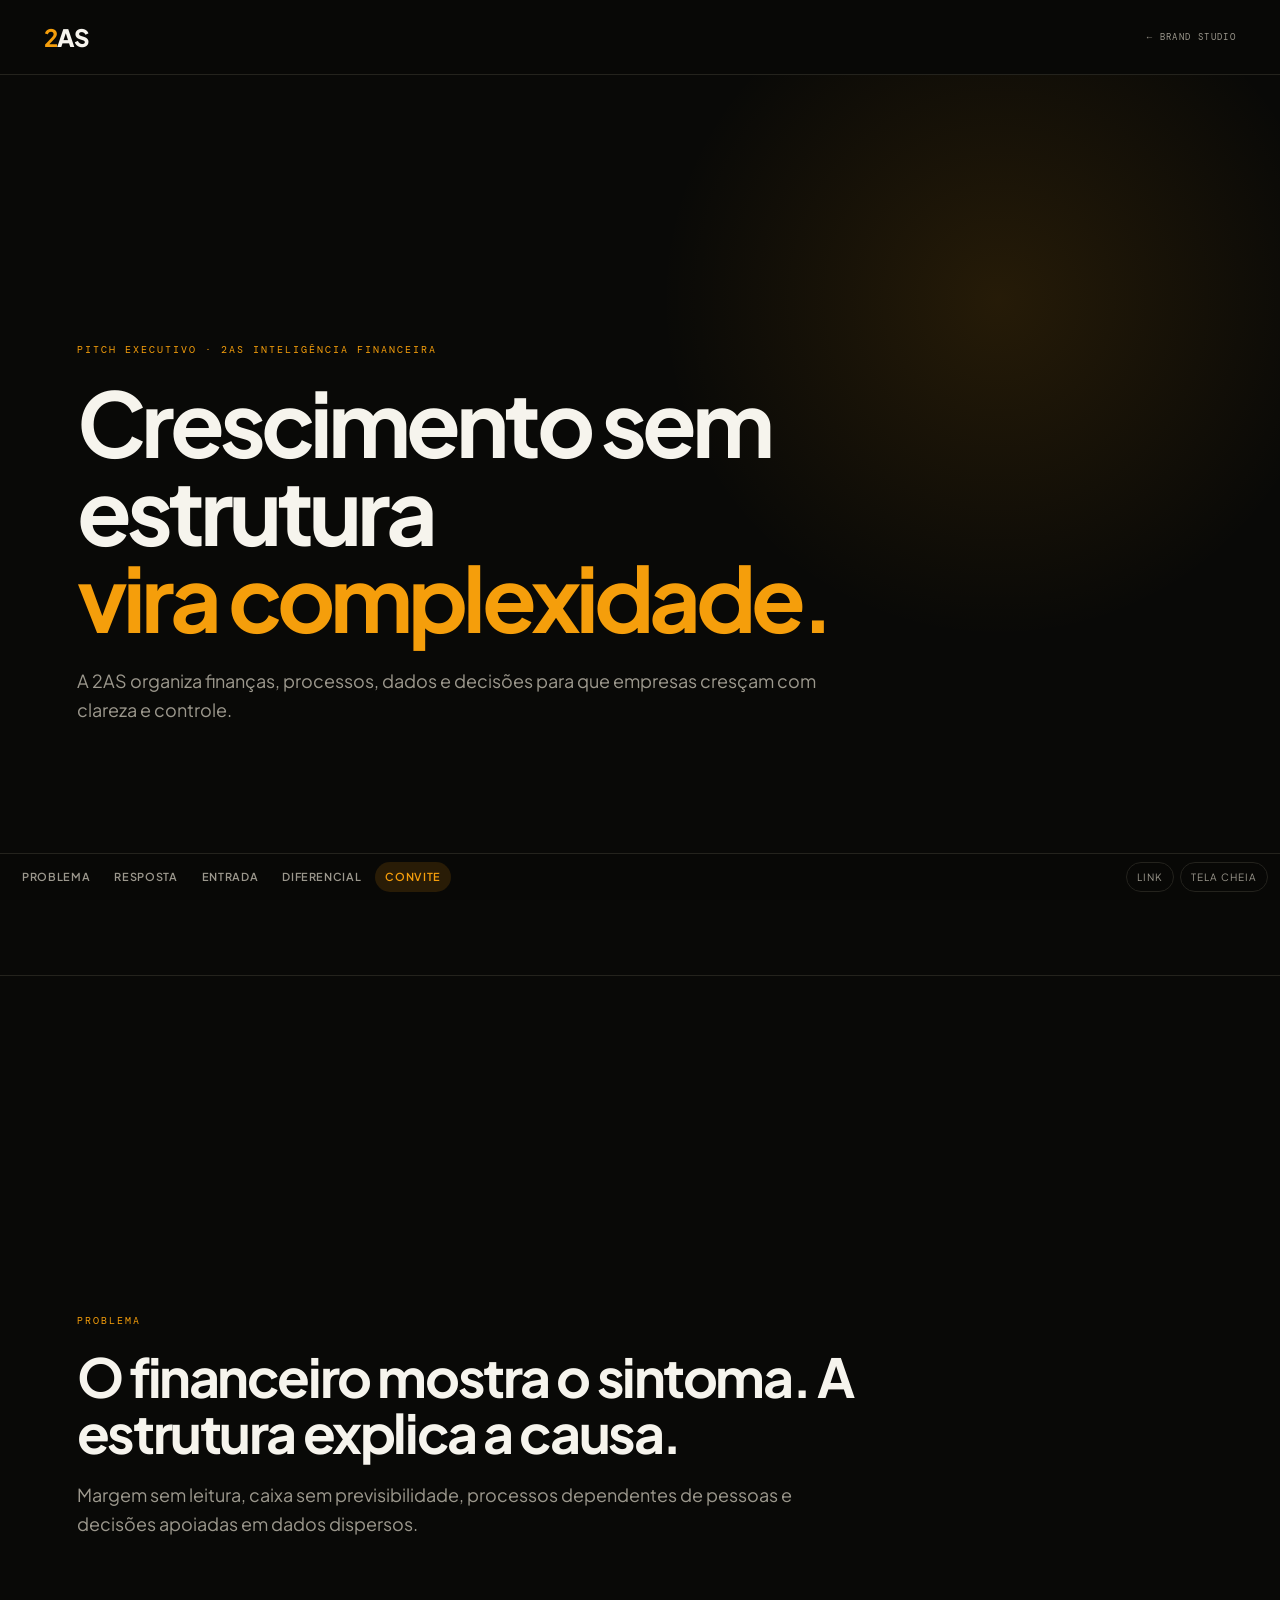
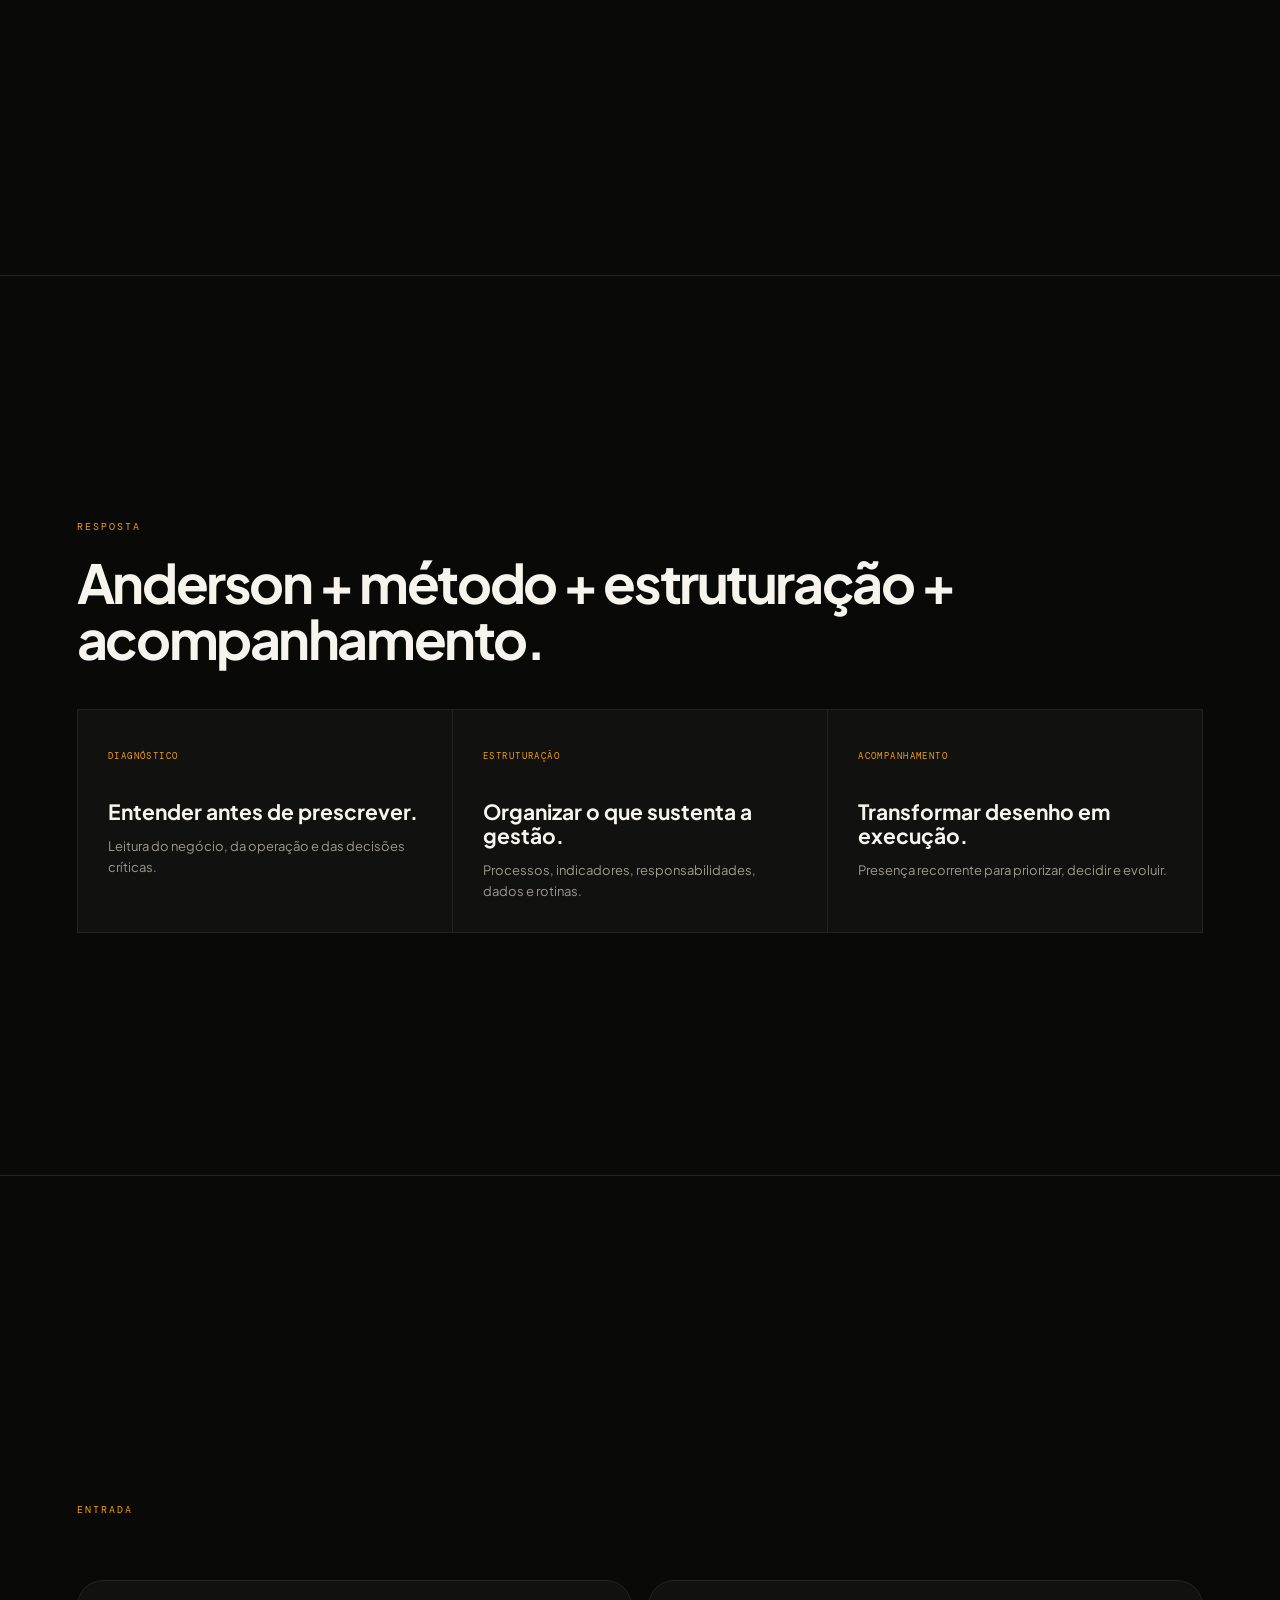
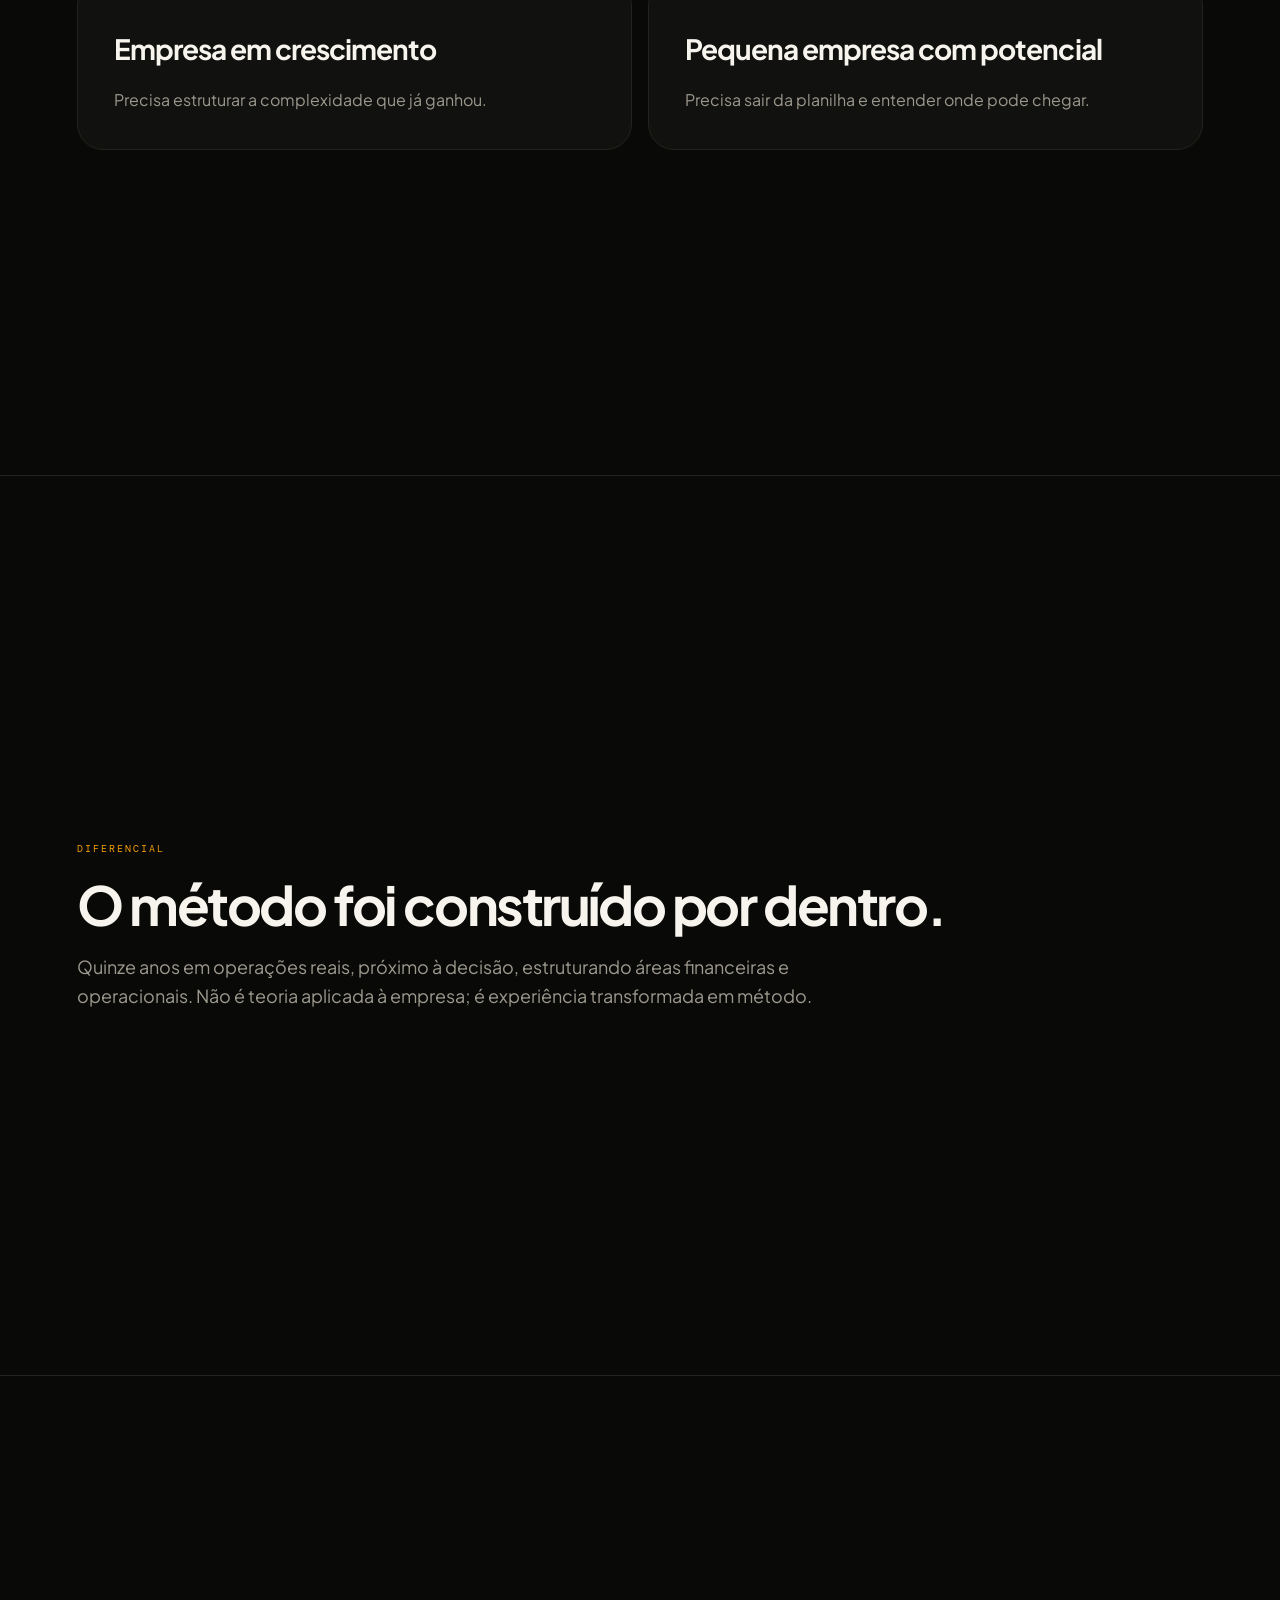
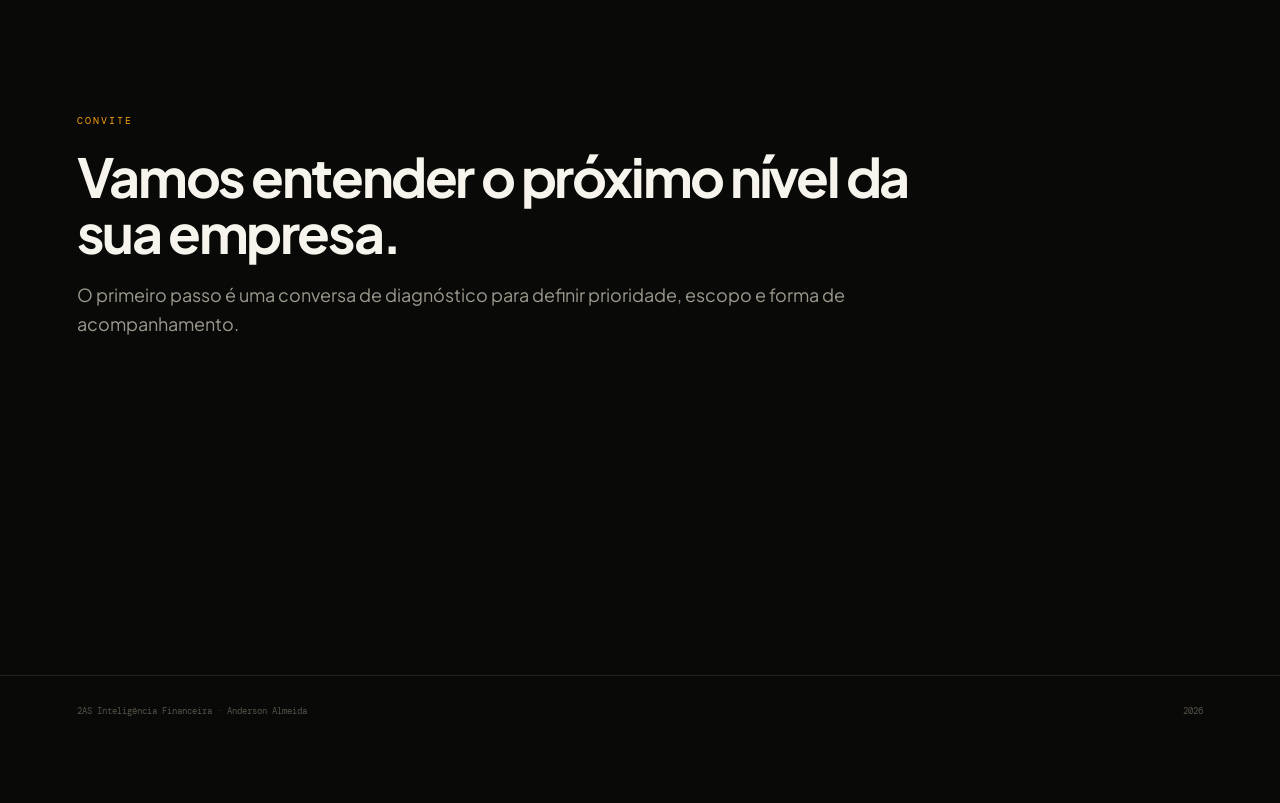
<file: slides/pitch.html>
<!doctype html><html lang="pt-BR"><head><meta charset="UTF-8"><meta name="viewport" content="width=device-width,initial-scale=1"><title>2AS — Pitch Executivo 2026</title><link rel="preconnect" href="https://fonts.googleapis.com"><link href="https://fonts.googleapis.com/css2?family=Plus+Jakarta+Sans:wght@300;400;600;700;800&family=DM+Mono:wght@400;500&display=swap" rel="stylesheet"><style>
:root{--bg:#090907;--surface:#11110f;--surface2:#171713;--border:#24231d;--text:#f6f4ed;--muted:#9c988d;--dim:#575349;--amber:#f59e0b;--paper:#f7f4ec;--ink:#11110f;--green:#22c55e;--sans:'Plus Jakarta Sans',system-ui,sans-serif;--mono:'DM Mono',monospace}
*{box-sizing:border-box;margin:0;padding:0}html{scroll-behavior:smooth}body{font-family:var(--sans);background:var(--bg);color:var(--text);line-height:1.6}a{color:inherit;text-decoration:none}.nav{position:sticky;top:0;z-index:20;display:flex;justify-content:space-between;align-items:center;padding:18px 44px;background:rgba(9,9,7,.9);backdrop-filter:blur(14px);border-bottom:1px solid var(--border)}.logo{font-weight:800;font-size:24px;letter-spacing:-.05em}.logo b{color:var(--amber)}.nav a{font-family:var(--mono);font-size:9px;letter-spacing:.15em;text-transform:uppercase;color:var(--muted)}.hero{padding:88px 6vw 72px;min-height:62vh;display:flex;flex-direction:column;justify-content:flex-end;background:radial-gradient(circle at 78% 25%,rgba(245,158,11,.12),transparent 28%)}.eyebrow{font-family:var(--mono);font-size:10px;letter-spacing:.2em;text-transform:uppercase;color:var(--amber);margin-bottom:20px}.hero h1{font-size:clamp(44px,7vw,92px);line-height:.98;letter-spacing:-.055em;max-width:1050px}.hero h1 em{font-style:normal;color:var(--amber)}.hero p{margin-top:26px;max-width:760px;font-size:18px;color:var(--muted)}.wrap{padding:76px 6vw}.section{border-top:1px solid var(--border)}.section h2{font-size:clamp(30px,4.2vw,58px);line-height:1.04;letter-spacing:-.045em;max-width:900px}.section-lead{font-size:18px;color:var(--muted);max-width:780px;margin-top:20px}.grid{display:grid;grid-template-columns:repeat(3,1fr);gap:1px;background:var(--border);border:1px solid var(--border);margin-top:42px}.card{background:var(--surface);padding:30px;min-height:220px}.card:hover{background:var(--surface2)}.card .tag{font-family:var(--mono);font-size:9px;letter-spacing:.16em;text-transform:uppercase;color:var(--amber)}.card h3{font-size:21px;line-height:1.15;margin:34px 0 12px}.card p{font-size:13px;color:var(--muted)}.flow{display:grid;grid-template-columns:repeat(5,1fr);gap:10px;margin-top:42px}.step{border:1px solid var(--border);border-radius:22px;padding:24px;background:linear-gradient(180deg,var(--surface),#0c0c0a);position:relative}.step:after{content:'→';position:absolute;right:-10px;top:50%;color:var(--amber)}.step:last-child:after{display:none}.step small{font-family:var(--mono);color:var(--amber)}.step h3{margin:26px 0 10px;font-size:18px}.step p{font-size:12px;color:var(--muted)}.two{display:grid;grid-template-columns:1fr 1fr;gap:16px;margin-top:42px}.door{border:1px solid var(--border);border-radius:26px;padding:36px;background:var(--surface)}.door h3{font-size:28px;letter-spacing:-.035em;margin:10px 0 16px}.door p{color:var(--muted)}.door ul{margin-top:22px;display:grid;gap:9px;list-style:none}.door li{font-size:13px;color:#d8d3c7}.door li:before{content:'— ';color:var(--amber)}.quote{padding:64px;border-left:3px solid var(--amber);font-size:clamp(28px,4vw,54px);line-height:1.12;letter-spacing:-.045em;background:var(--surface)}.footer{padding:28px 6vw;border-top:1px solid var(--border);display:flex;justify-content:space-between;color:var(--dim);font-family:var(--mono);font-size:9px}.light{background:var(--paper);color:var(--ink)}.light .section{border-color:#ded9ce}.light .section-lead,.light p{color:#6f6a60}.light .card{background:#fff}.light .grid{background:#ded9ce;border-color:#ded9ce}.light .door{background:#fff;border-color:#ded9ce}.light .step{background:#fff;border-color:#ded9ce}.pill{display:inline-block;border:1px solid var(--border);border-radius:99px;padding:8px 12px;font-family:var(--mono);font-size:9px;color:var(--muted);margin:4px}.list{display:grid;gap:1px;background:var(--border);margin-top:38px}.row{background:var(--surface);display:grid;grid-template-columns:220px 1fr;padding:24px 28px;gap:28px}.row strong{font-size:16px}.row span{color:var(--muted);font-size:14px}@media(max-width:900px){.grid,.flow,.two{grid-template-columns:1fr}.step:after{display:none}.row{grid-template-columns:1fr}.nav{padding:16px 20px}.wrap,.hero{padding-left:22px;padding-right:22px}.quote{padding:36px 24px}}
</style></head><body class=""><nav class="nav"><div class="logo"><b>2</b>AS</div><a href="../index.html">← Brand Studio</a></nav><header class="hero"><div class="eyebrow">Pitch Executivo · 2AS Inteligência Financeira</div><h1>Crescimento sem estrutura<br><em>vira complexidade.</em></h1><p>A 2AS organiza finanças, processos, dados e decisões para que empresas cresçam com clareza e controle.</p></header><main><section class="section wrap"><div class="eyebrow">Problema</div><h2>O financeiro mostra o sintoma. A estrutura explica a causa.</h2><p class="section-lead">Margem sem leitura, caixa sem previsibilidade, processos dependentes de pessoas e decisões apoiadas em dados dispersos.</p></section><section class="section wrap"><div class="eyebrow">Resposta</div><h2>Anderson + método + estruturação + acompanhamento.</h2><div class="grid"><div class="card"><span class="tag">Diagnóstico</span><h3>Entender antes de prescrever.</h3><p>Leitura do negócio, da operação e das decisões críticas.</p></div><div class="card"><span class="tag">Estruturação</span><h3>Organizar o que sustenta a gestão.</h3><p>Processos, indicadores, responsabilidades, dados e rotinas.</p></div><div class="card"><span class="tag">Acompanhamento</span><h3>Transformar desenho em execução.</h3><p>Presença recorrente para priorizar, decidir e evoluir.</p></div></div></section><section class="section wrap"><div class="eyebrow">Entrada</div><div class="two"><div class="door"><h3>Empresa em crescimento</h3><p>Precisa estruturar a complexidade que já ganhou.</p></div><div class="door"><h3>Pequena empresa com potencial</h3><p>Precisa sair da planilha e entender onde pode chegar.</p></div></div></section><section class="section wrap"><div class="eyebrow">Diferencial</div><h2>O método foi construído por dentro.</h2><p class="section-lead">Quinze anos em operações reais, próximo à decisão, estruturando áreas financeiras e operacionais. Não é teoria aplicada à empresa; é experiência transformada em método.</p></section><section class="section wrap"><div class="eyebrow">Convite</div><h2>Vamos entender o próximo nível da sua empresa.</h2><p class="section-lead">O primeiro passo é uma conversa de diagnóstico para definir prioridade, escopo e forma de acompanhamento.</p></section></main><footer class="footer"><span>2AS Inteligência Financeira · Anderson Almeida</span><span>2026</span></footer><script>window.deckChrome={deck:true};</script><script src="../assets/deck-chrome.js" defer></script></body></html>
</file>
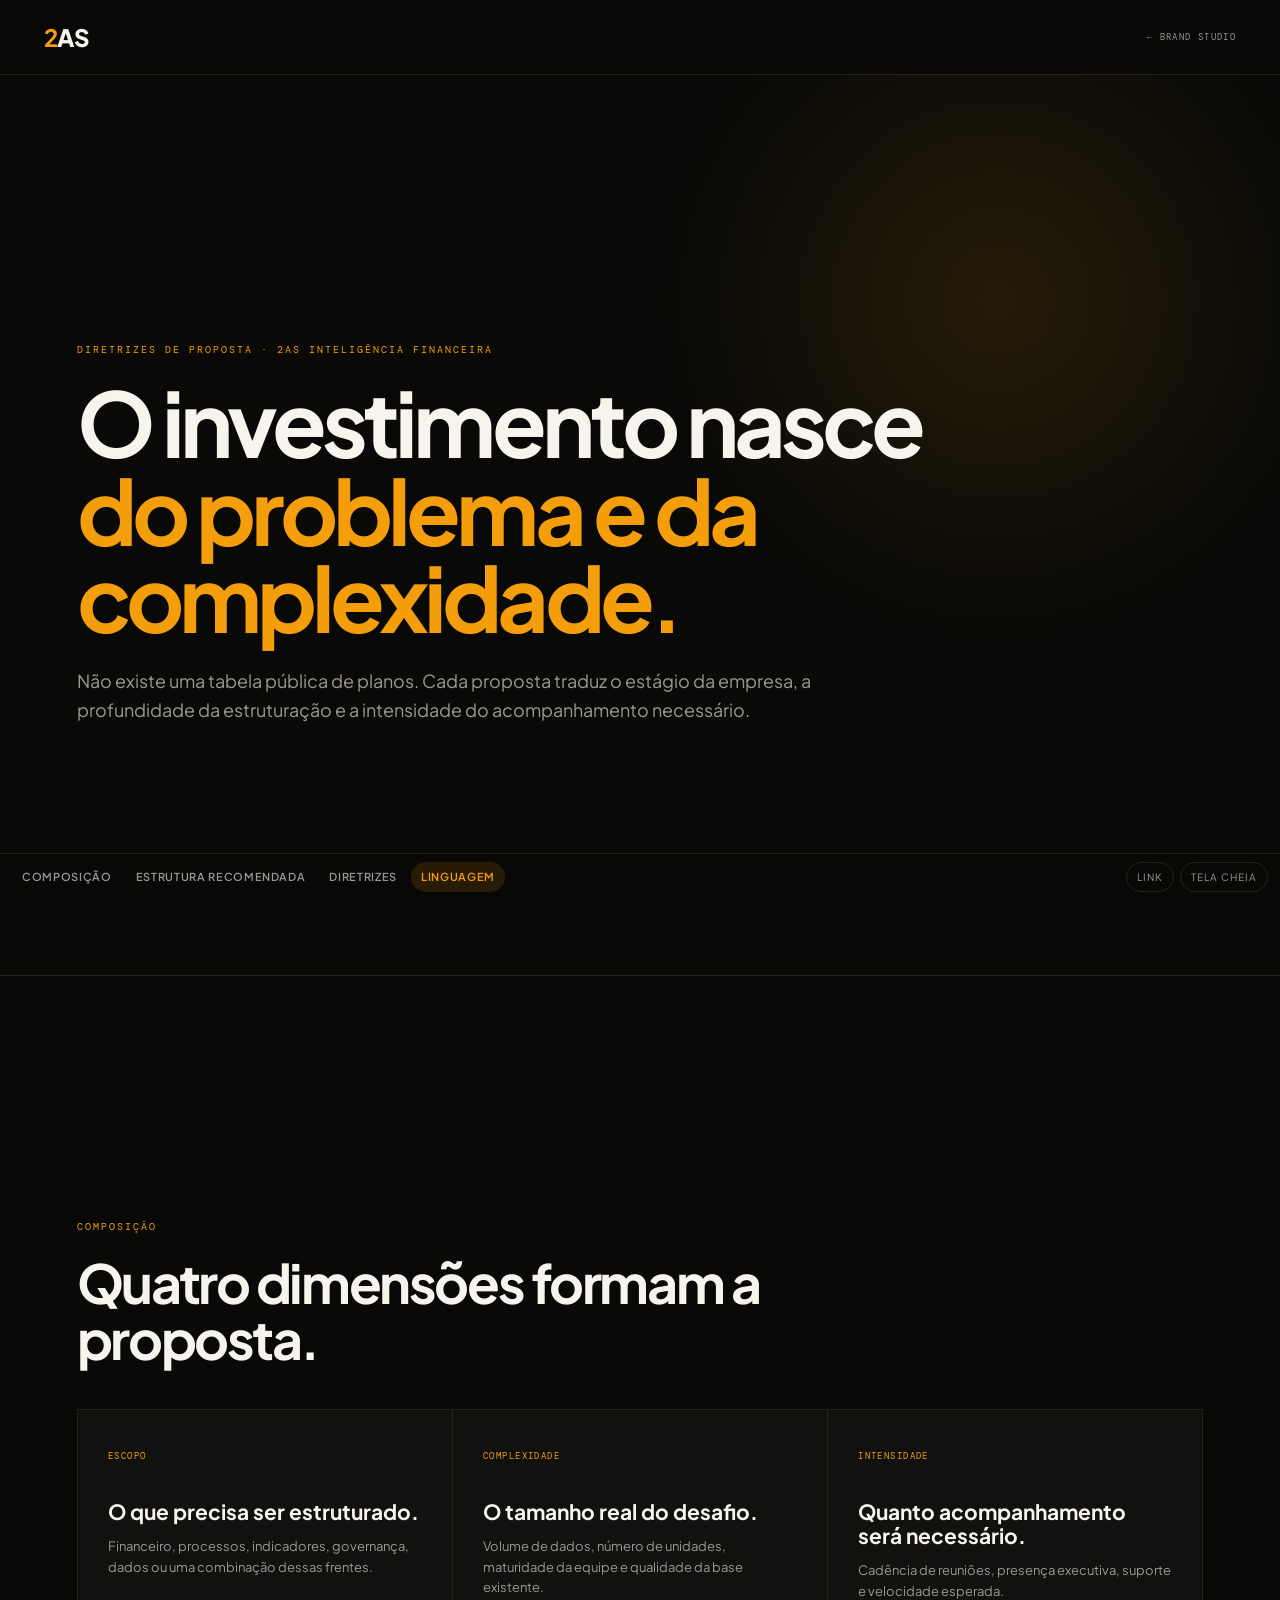
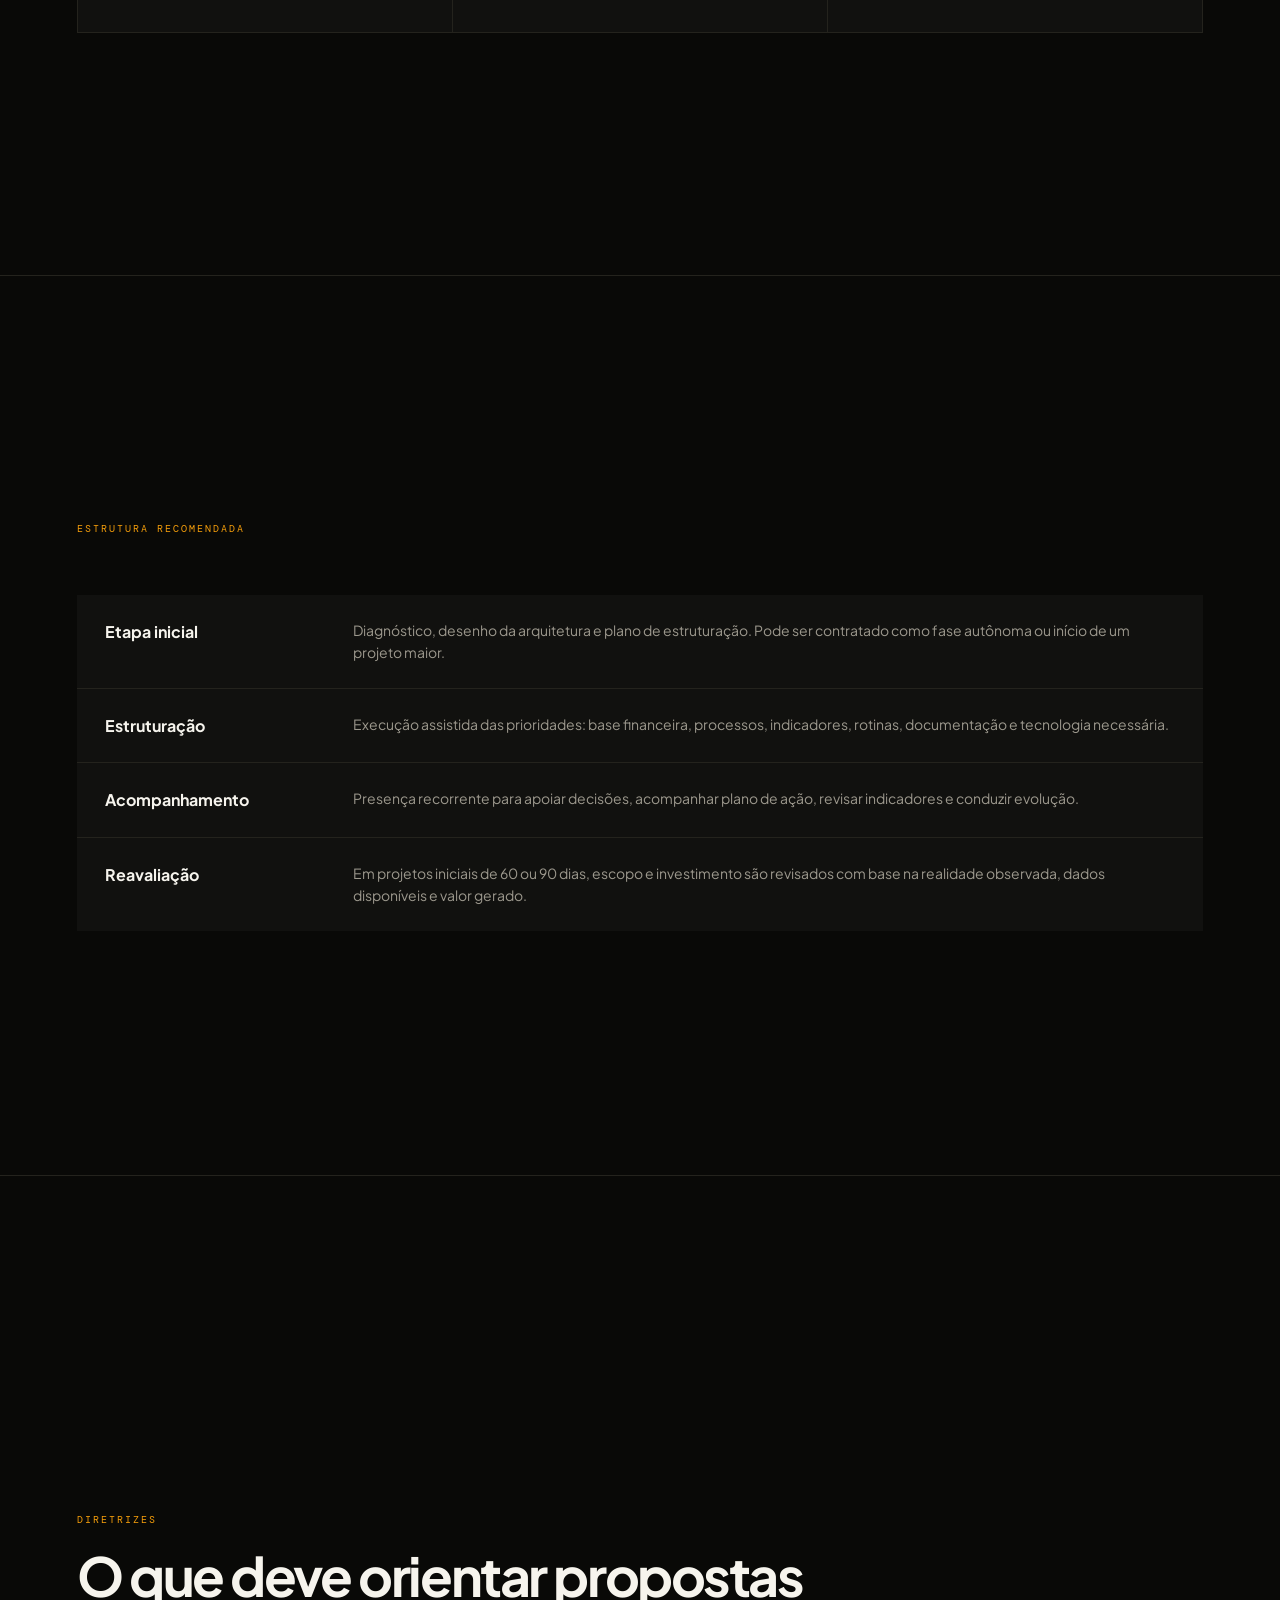
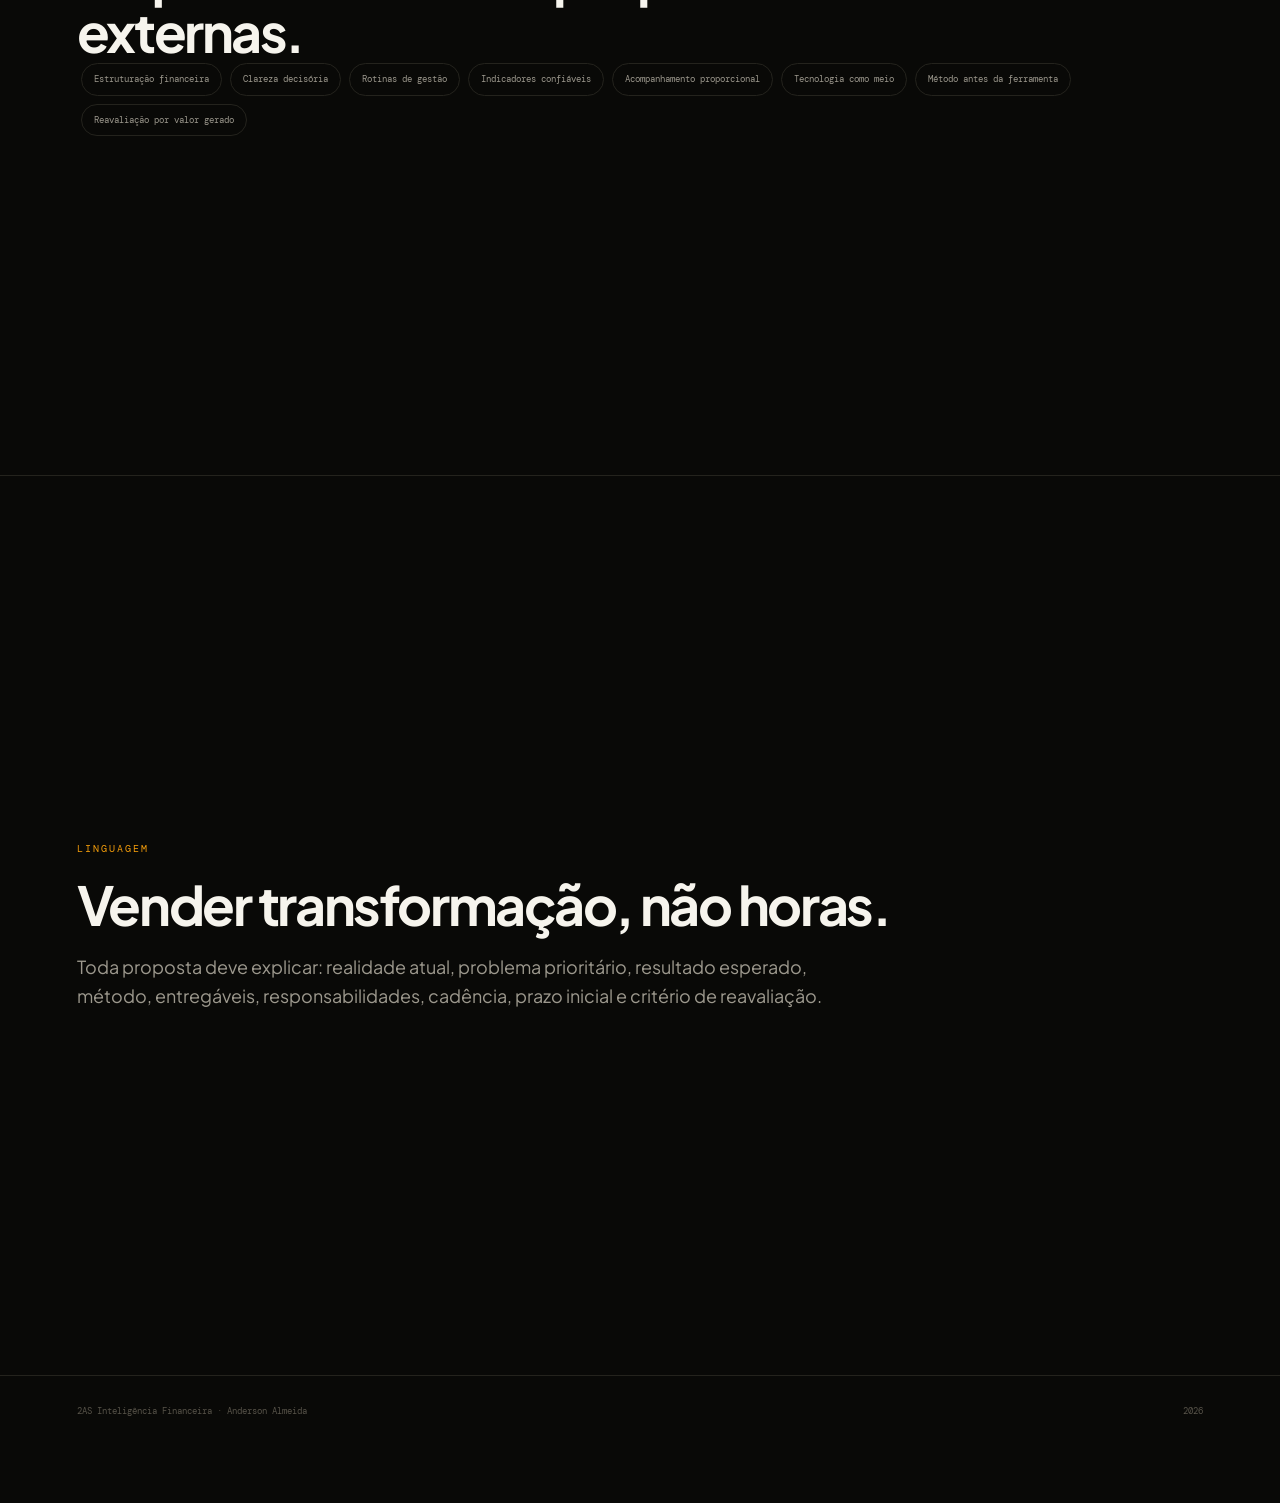
<file: slides/precificacao.html>
<!doctype html><html lang="pt-BR"><head><meta charset="UTF-8"><meta name="viewport" content="width=device-width,initial-scale=1"><title>2AS — Diretrizes de Proposta 2026</title><link rel="preconnect" href="https://fonts.googleapis.com"><link href="https://fonts.googleapis.com/css2?family=Plus+Jakarta+Sans:wght@300;400;600;700;800&family=DM+Mono:wght@400;500&display=swap" rel="stylesheet"><style>
:root{--bg:#090907;--surface:#11110f;--surface2:#171713;--border:#24231d;--text:#f6f4ed;--muted:#9c988d;--dim:#575349;--amber:#f59e0b;--paper:#f7f4ec;--ink:#11110f;--green:#22c55e;--sans:'Plus Jakarta Sans',system-ui,sans-serif;--mono:'DM Mono',monospace}
*{box-sizing:border-box;margin:0;padding:0}html{scroll-behavior:smooth}body{font-family:var(--sans);background:var(--bg);color:var(--text);line-height:1.6}a{color:inherit;text-decoration:none}.nav{position:sticky;top:0;z-index:20;display:flex;justify-content:space-between;align-items:center;padding:18px 44px;background:rgba(9,9,7,.9);backdrop-filter:blur(14px);border-bottom:1px solid var(--border)}.logo{font-weight:800;font-size:24px;letter-spacing:-.05em}.logo b{color:var(--amber)}.nav a{font-family:var(--mono);font-size:9px;letter-spacing:.15em;text-transform:uppercase;color:var(--muted)}.hero{padding:88px 6vw 72px;min-height:62vh;display:flex;flex-direction:column;justify-content:flex-end;background:radial-gradient(circle at 78% 25%,rgba(245,158,11,.12),transparent 28%)}.eyebrow{font-family:var(--mono);font-size:10px;letter-spacing:.2em;text-transform:uppercase;color:var(--amber);margin-bottom:20px}.hero h1{font-size:clamp(44px,7vw,92px);line-height:.98;letter-spacing:-.055em;max-width:1050px}.hero h1 em{font-style:normal;color:var(--amber)}.hero p{margin-top:26px;max-width:760px;font-size:18px;color:var(--muted)}.wrap{padding:76px 6vw}.section{border-top:1px solid var(--border)}.section h2{font-size:clamp(30px,4.2vw,58px);line-height:1.04;letter-spacing:-.045em;max-width:900px}.section-lead{font-size:18px;color:var(--muted);max-width:780px;margin-top:20px}.grid{display:grid;grid-template-columns:repeat(3,1fr);gap:1px;background:var(--border);border:1px solid var(--border);margin-top:42px}.card{background:var(--surface);padding:30px;min-height:220px}.card:hover{background:var(--surface2)}.card .tag{font-family:var(--mono);font-size:9px;letter-spacing:.16em;text-transform:uppercase;color:var(--amber)}.card h3{font-size:21px;line-height:1.15;margin:34px 0 12px}.card p{font-size:13px;color:var(--muted)}.flow{display:grid;grid-template-columns:repeat(5,1fr);gap:10px;margin-top:42px}.step{border:1px solid var(--border);border-radius:22px;padding:24px;background:linear-gradient(180deg,var(--surface),#0c0c0a);position:relative}.step:after{content:'→';position:absolute;right:-10px;top:50%;color:var(--amber)}.step:last-child:after{display:none}.step small{font-family:var(--mono);color:var(--amber)}.step h3{margin:26px 0 10px;font-size:18px}.step p{font-size:12px;color:var(--muted)}.two{display:grid;grid-template-columns:1fr 1fr;gap:16px;margin-top:42px}.door{border:1px solid var(--border);border-radius:26px;padding:36px;background:var(--surface)}.door h3{font-size:28px;letter-spacing:-.035em;margin:10px 0 16px}.door p{color:var(--muted)}.door ul{margin-top:22px;display:grid;gap:9px;list-style:none}.door li{font-size:13px;color:#d8d3c7}.door li:before{content:'— ';color:var(--amber)}.quote{padding:64px;border-left:3px solid var(--amber);font-size:clamp(28px,4vw,54px);line-height:1.12;letter-spacing:-.045em;background:var(--surface)}.footer{padding:28px 6vw;border-top:1px solid var(--border);display:flex;justify-content:space-between;color:var(--dim);font-family:var(--mono);font-size:9px}.light{background:var(--paper);color:var(--ink)}.light .section{border-color:#ded9ce}.light .section-lead,.light p{color:#6f6a60}.light .card{background:#fff}.light .grid{background:#ded9ce;border-color:#ded9ce}.light .door{background:#fff;border-color:#ded9ce}.light .step{background:#fff;border-color:#ded9ce}.pill{display:inline-block;border:1px solid var(--border);border-radius:99px;padding:8px 12px;font-family:var(--mono);font-size:9px;color:var(--muted);margin:4px}.list{display:grid;gap:1px;background:var(--border);margin-top:38px}.row{background:var(--surface);display:grid;grid-template-columns:220px 1fr;padding:24px 28px;gap:28px}.row strong{font-size:16px}.row span{color:var(--muted);font-size:14px}@media(max-width:900px){.grid,.flow,.two{grid-template-columns:1fr}.step:after{display:none}.row{grid-template-columns:1fr}.nav{padding:16px 20px}.wrap,.hero{padding-left:22px;padding-right:22px}.quote{padding:36px 24px}}
</style></head><body class=""><nav class="nav"><div class="logo"><b>2</b>AS</div><a href="../index.html">← Brand Studio</a></nav><header class="hero"><div class="eyebrow">Diretrizes de Proposta · 2AS Inteligência Financeira</div><h1>O investimento nasce<br><em>do problema e da complexidade.</em></h1><p>Não existe uma tabela pública de planos. Cada proposta traduz o estágio da empresa, a profundidade da estruturação e a intensidade do acompanhamento necessário.</p></header><main><section class="section wrap"><div class="eyebrow">Composição</div><h2>Quatro dimensões formam a proposta.</h2><div class="grid"><div class="card"><span class="tag">Escopo</span><h3>O que precisa ser estruturado.</h3><p>Financeiro, processos, indicadores, governança, dados ou uma combinação dessas frentes.</p></div><div class="card"><span class="tag">Complexidade</span><h3>O tamanho real do desafio.</h3><p>Volume de dados, número de unidades, maturidade da equipe e qualidade da base existente.</p></div><div class="card"><span class="tag">Intensidade</span><h3>Quanto acompanhamento será necessário.</h3><p>Cadência de reuniões, presença executiva, suporte e velocidade esperada.</p></div></div></section><section class="section wrap"><div class="eyebrow">Estrutura recomendada</div><div class="list"><div class="row"><strong>Etapa inicial</strong><span>Diagnóstico, desenho da arquitetura e plano de estruturação. Pode ser contratado como fase autônoma ou início de um projeto maior.</span></div><div class="row"><strong>Estruturação</strong><span>Execução assistida das prioridades: base financeira, processos, indicadores, rotinas, documentação e tecnologia necessária.</span></div><div class="row"><strong>Acompanhamento</strong><span>Presença recorrente para apoiar decisões, acompanhar plano de ação, revisar indicadores e conduzir evolução.</span></div><div class="row"><strong>Reavaliação</strong><span>Em projetos iniciais de 60 ou 90 dias, escopo e investimento são revisados com base na realidade observada, dados disponíveis e valor gerado.</span></div></div></section><section class="section wrap"><div class="eyebrow">Diretrizes</div><h2>O que deve orientar propostas externas.</h2><div><span class="pill">Estruturação financeira</span><span class="pill">Clareza decisória</span><span class="pill">Rotinas de gestão</span><span class="pill">Indicadores confiáveis</span><span class="pill">Acompanhamento proporcional</span><span class="pill">Tecnologia como meio</span><span class="pill">Método antes da ferramenta</span><span class="pill">Reavaliação por valor gerado</span></div></section><section class="section wrap"><div class="eyebrow">Linguagem</div><h2>Vender transformação, não horas.</h2><p class="section-lead">Toda proposta deve explicar: realidade atual, problema prioritário, resultado esperado, método, entregáveis, responsabilidades, cadência, prazo inicial e critério de reavaliação.</p></section></main><footer class="footer"><span>2AS Inteligência Financeira · Anderson Almeida</span><span>2026</span></footer><script>window.deckChrome={deck:true};</script><script src="../assets/deck-chrome.js" defer></script></body></html>
</file>
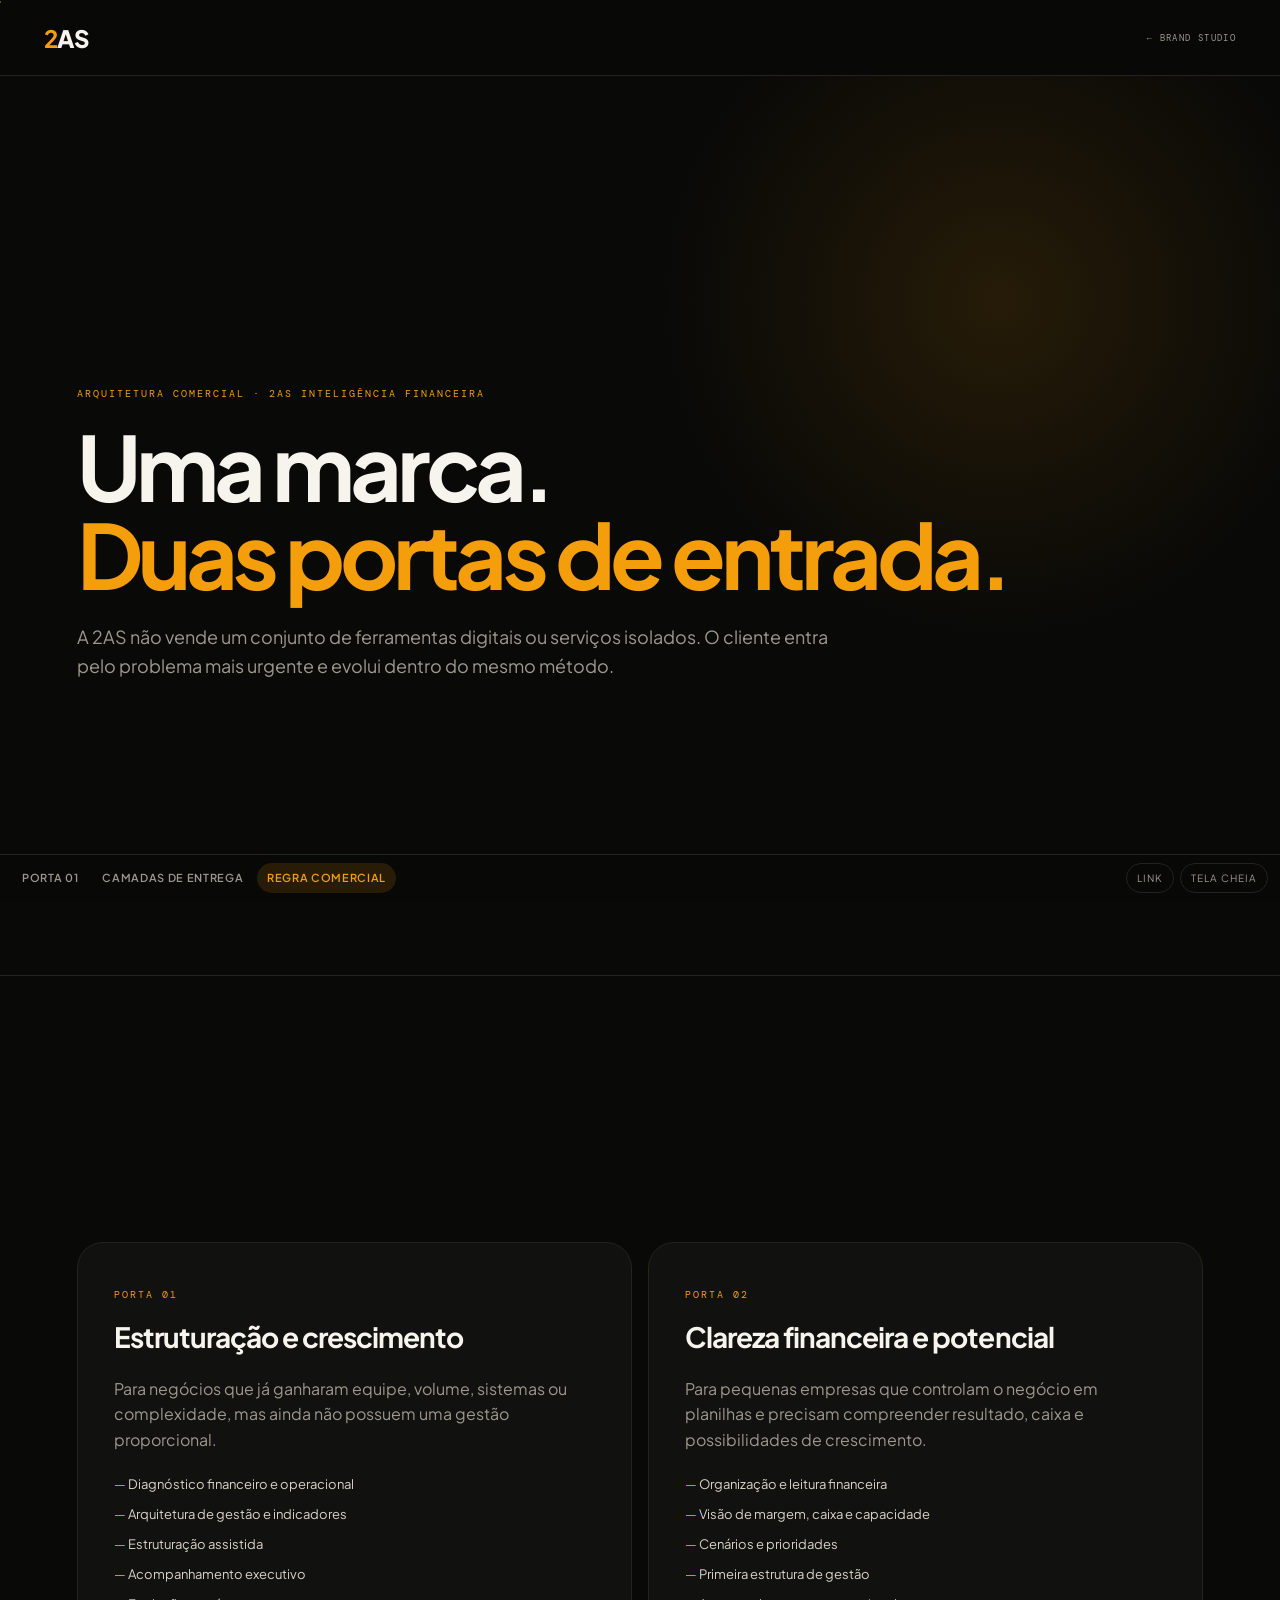
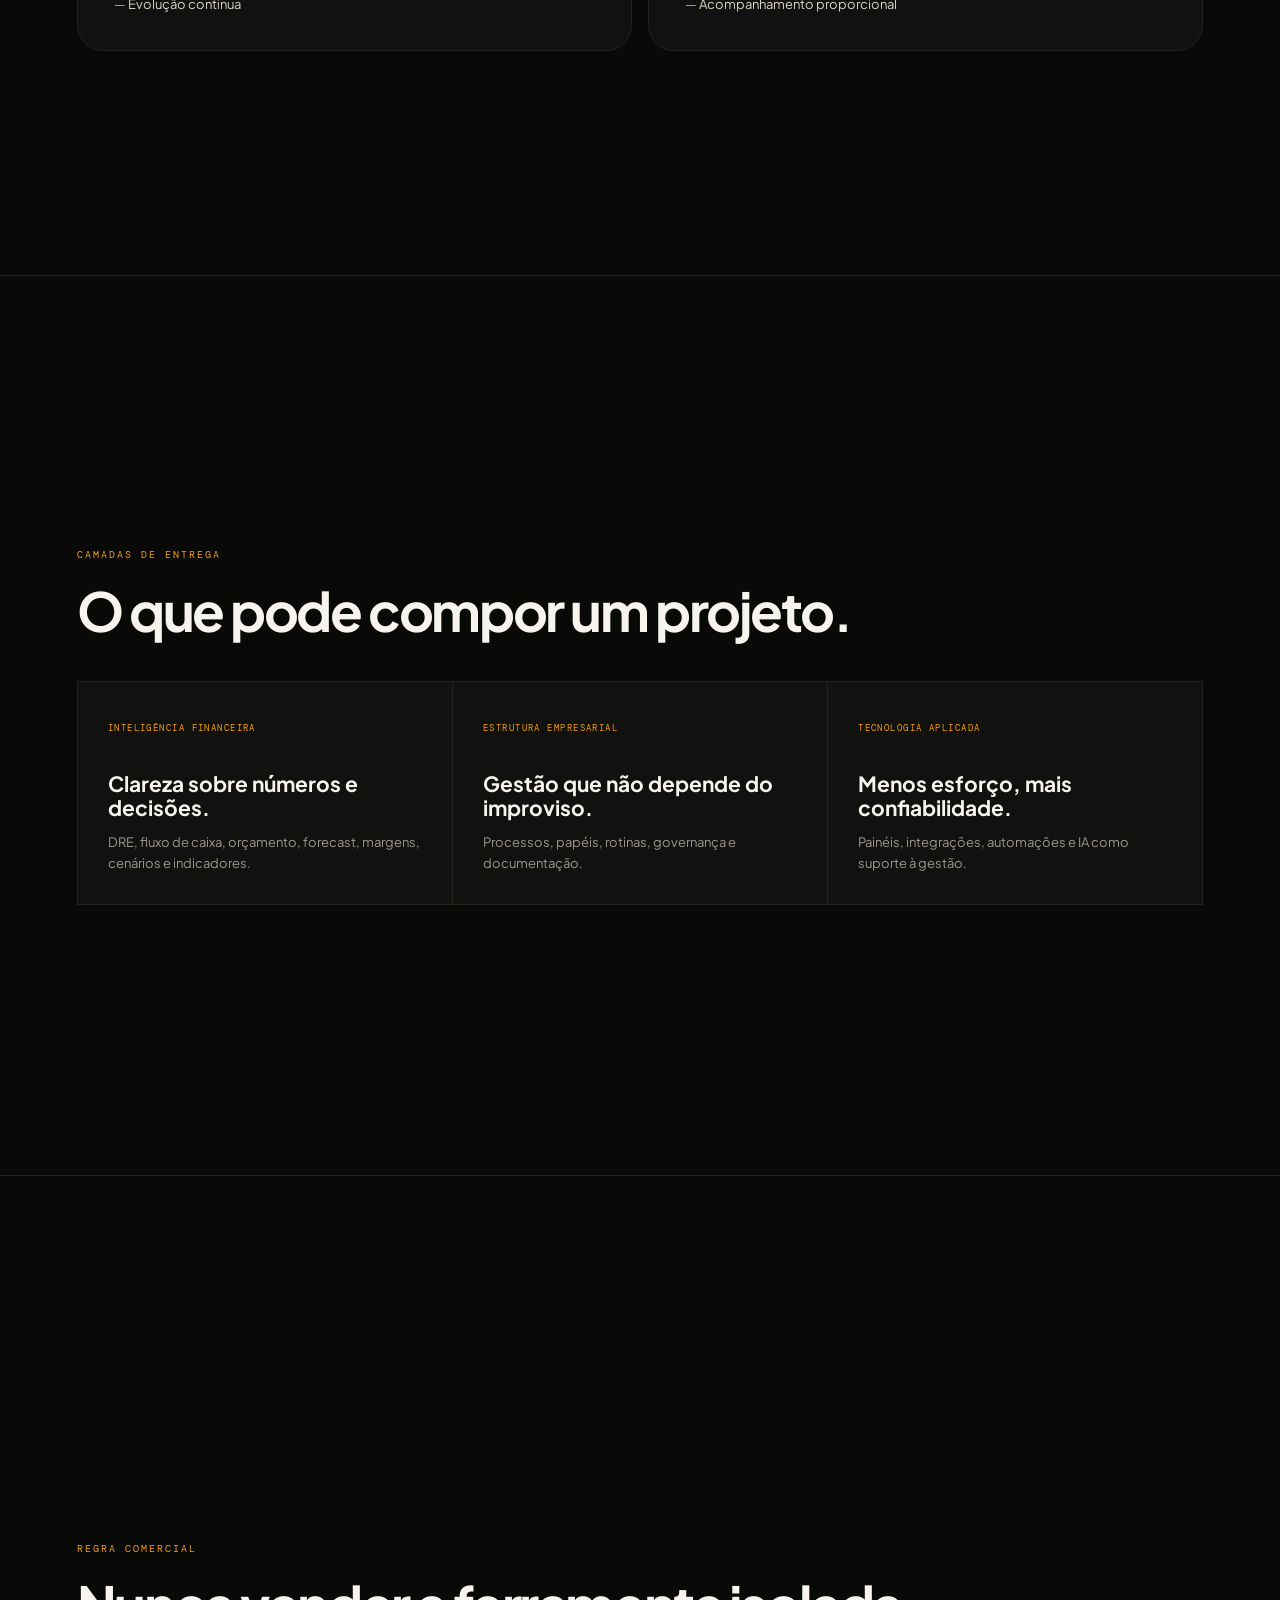
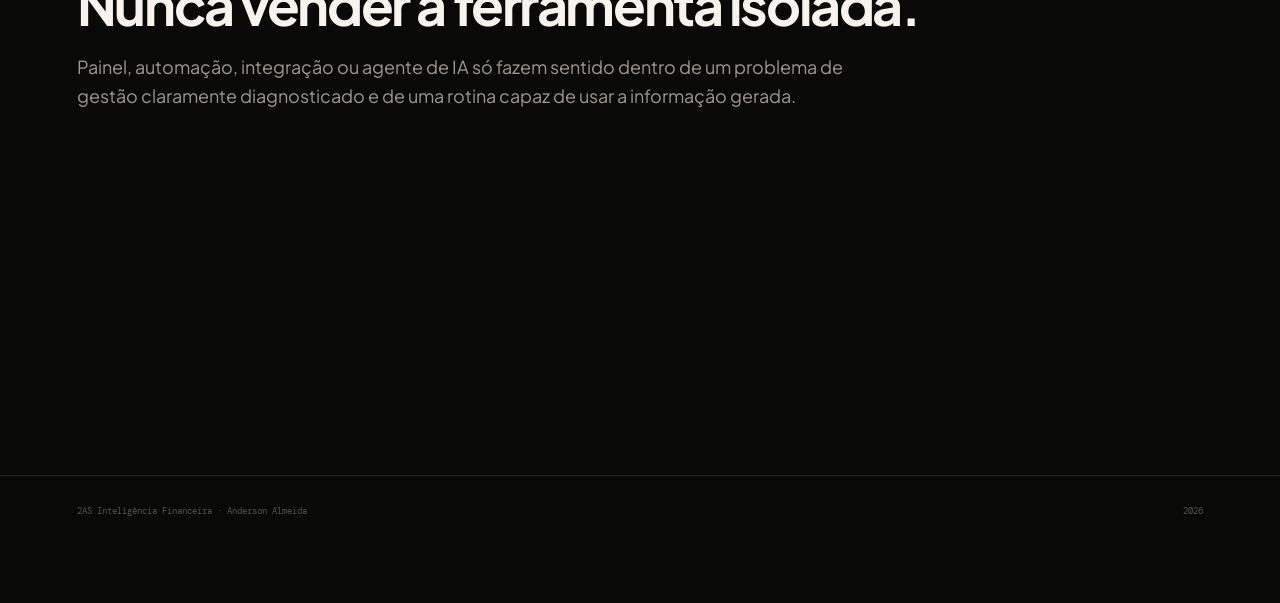
<file: slides/solucoes.html>
<!doctype html><html lang="pt-BR"><head><meta charset="UTF-8"><meta name="viewport" content="width=device-width,initial-scale=1"><title>2AS — Arquitetura Comercial 2026</title><link rel="preconnect" href="https://fonts.googleapis.com"><link href="https://fonts.googleapis.com/css2?family=Plus+Jakarta+Sans:wght@300;400;600;700;800&family=DM+Mono:wght@400;500&display=swap" rel="stylesheet"><style>
:root{--bg:#090907;--surface:#11110f;--surface2:#171713;--border:#24231d;--text:#f6f4ed;--muted:#9c988d;--dim:#575349;--amber:#f59e0b;--paper:#f7f4ec;--ink:#11110f;--green:#22c55e;--sans:'Plus Jakarta Sans',system-ui,sans-serif;--mono:'DM Mono',monospace}
*{box-sizing:border-box;margin:0;padding:0}html{scroll-behavior:smooth}body{font-family:var(--sans);background:var(--bg);color:var(--text);line-height:1.6}a{color:inherit;text-decoration:none}.nav{position:sticky;top:0;z-index:20;display:flex;justify-content:space-between;align-items:center;padding:18px 44px;background:rgba(9,9,7,.9);backdrop-filter:blur(14px);border-bottom:1px solid var(--border)}.logo{font-weight:800;font-size:24px;letter-spacing:-.05em}.logo b{color:var(--amber)}.nav a{font-family:var(--mono);font-size:9px;letter-spacing:.15em;text-transform:uppercase;color:var(--muted)}.hero{padding:88px 6vw 72px;min-height:62vh;display:flex;flex-direction:column;justify-content:flex-end;background:radial-gradient(circle at 78% 25%,rgba(245,158,11,.12),transparent 28%)}.eyebrow{font-family:var(--mono);font-size:10px;letter-spacing:.2em;text-transform:uppercase;color:var(--amber);margin-bottom:20px}.hero h1{font-size:clamp(44px,7vw,92px);line-height:.98;letter-spacing:-.055em;max-width:1050px}.hero h1 em{font-style:normal;color:var(--amber)}.hero p{margin-top:26px;max-width:760px;font-size:18px;color:var(--muted)}.wrap{padding:76px 6vw}.section{border-top:1px solid var(--border)}.section h2{font-size:clamp(30px,4.2vw,58px);line-height:1.04;letter-spacing:-.045em;max-width:900px}.section-lead{font-size:18px;color:var(--muted);max-width:780px;margin-top:20px}.grid{display:grid;grid-template-columns:repeat(3,1fr);gap:1px;background:var(--border);border:1px solid var(--border);margin-top:42px}.card{background:var(--surface);padding:30px;min-height:220px}.card:hover{background:var(--surface2)}.card .tag{font-family:var(--mono);font-size:9px;letter-spacing:.16em;text-transform:uppercase;color:var(--amber)}.card h3{font-size:21px;line-height:1.15;margin:34px 0 12px}.card p{font-size:13px;color:var(--muted)}.flow{display:grid;grid-template-columns:repeat(5,1fr);gap:10px;margin-top:42px}.step{border:1px solid var(--border);border-radius:22px;padding:24px;background:linear-gradient(180deg,var(--surface),#0c0c0a);position:relative}.step:after{content:'→';position:absolute;right:-10px;top:50%;color:var(--amber)}.step:last-child:after{display:none}.step small{font-family:var(--mono);color:var(--amber)}.step h3{margin:26px 0 10px;font-size:18px}.step p{font-size:12px;color:var(--muted)}.two{display:grid;grid-template-columns:1fr 1fr;gap:16px;margin-top:42px}.door{border:1px solid var(--border);border-radius:26px;padding:36px;background:var(--surface)}.door h3{font-size:28px;letter-spacing:-.035em;margin:10px 0 16px}.door p{color:var(--muted)}.door ul{margin-top:22px;display:grid;gap:9px;list-style:none}.door li{font-size:13px;color:#d8d3c7}.door li:before{content:'— ';color:var(--amber)}.quote{padding:64px;border-left:3px solid var(--amber);font-size:clamp(28px,4vw,54px);line-height:1.12;letter-spacing:-.045em;background:var(--surface)}.footer{padding:28px 6vw;border-top:1px solid var(--border);display:flex;justify-content:space-between;color:var(--dim);font-family:var(--mono);font-size:9px}.light{background:var(--paper);color:var(--ink)}.light .section{border-color:#ded9ce}.light .section-lead,.light p{color:#6f6a60}.light .card{background:#fff}.light .grid{background:#ded9ce;border-color:#ded9ce}.light .door{background:#fff;border-color:#ded9ce}.light .step{background:#fff;border-color:#ded9ce}.pill{display:inline-block;border:1px solid var(--border);border-radius:99px;padding:8px 12px;font-family:var(--mono);font-size:9px;color:var(--muted);margin:4px}.list{display:grid;gap:1px;background:var(--border);margin-top:38px}.row{background:var(--surface);display:grid;grid-template-columns:220px 1fr;padding:24px 28px;gap:28px}.row strong{font-size:16px}.row span{color:var(--muted);font-size:14px}@media(max-width:900px){.grid,.flow,.two{grid-template-columns:1fr}.step:after{display:none}.row{grid-template-columns:1fr}.nav{padding:16px 20px}.wrap,.hero{padding-left:22px;padding-right:22px}.quote{padding:36px 24px}}
</style></head><body class=""><nav class="nav"><div class="logo"><b>2</b>AS</div><a href="../index.html">← Brand Studio</a></nav><header class="hero"><div class="eyebrow">Arquitetura Comercial · 2AS Inteligência Financeira</div><h1>Uma marca.<br><em>Duas portas de entrada.</em></h1><p>A 2AS não vende um conjunto de ferramentas digitais ou serviços isolados. O cliente entra pelo problema mais urgente e evolui dentro do mesmo método.</p></header><main><section class="section wrap"><div class="two"><div class="door"><span class="eyebrow">Porta 01</span><h3>Estruturação e crescimento</h3><p>Para negócios que já ganharam equipe, volume, sistemas ou complexidade, mas ainda não possuem uma gestão proporcional.</p><ul><li>Diagnóstico financeiro e operacional</li><li>Arquitetura de gestão e indicadores</li><li>Estruturação assistida</li><li>Acompanhamento executivo</li><li>Evolução contínua</li></ul></div><div class="door"><span class="eyebrow">Porta 02</span><h3>Clareza financeira e potencial</h3><p>Para pequenas empresas que controlam o negócio em planilhas e precisam compreender resultado, caixa e possibilidades de crescimento.</p><ul><li>Organização e leitura financeira</li><li>Visão de margem, caixa e capacidade</li><li>Cenários e prioridades</li><li>Primeira estrutura de gestão</li><li>Acompanhamento proporcional</li></ul></div></div></section><section class="section wrap"><div class="eyebrow">Camadas de entrega</div><h2>O que pode compor um projeto.</h2><div class="grid"><div class="card"><span class="tag">Inteligência financeira</span><h3>Clareza sobre números e decisões.</h3><p>DRE, fluxo de caixa, orçamento, forecast, margens, cenários e indicadores.</p></div><div class="card"><span class="tag">Estrutura empresarial</span><h3>Gestão que não depende do improviso.</h3><p>Processos, papéis, rotinas, governança e documentação.</p></div><div class="card"><span class="tag">Tecnologia aplicada</span><h3>Menos esforço, mais confiabilidade.</h3><p>Painéis, integrações, automações e IA como suporte à gestão.</p></div></div></section><section class="section wrap"><div class="eyebrow">Regra comercial</div><h2>Nunca vender a ferramenta isolada.</h2><p class="section-lead">Painel, automação, integração ou agente de IA só fazem sentido dentro de um problema de gestão claramente diagnosticado e de uma rotina capaz de usar a informação gerada.</p></section></main><footer class="footer"><span>2AS Inteligência Financeira · Anderson Almeida</span><span>2026</span></footer><script>window.deckChrome={deck:true};</script><script src="../assets/deck-chrome.js" defer></script></body></html>
</file>
<file: assets/theme.css>
:root {
  --bg: #f0f0ea;
  --surface: #ffffff;
  --surface-2: #fafaf7;
  --border: #e2e2dc;
  --text: #0a0a0a;
  --muted: #5c5c58;
  --dim: #8a8984;
  /* Números decorativos / watermark em cards claros */
  --ghost: #e4e4de;
  --amber: #f59e0b;
  --green: #22c55e;
  --red: #ef4444;
  --blue: #2fb7c6;
  --mono: "DM Mono", monospace;
  --sans: "Plus Jakarta Sans", system-ui, sans-serif;
}

* { box-sizing: border-box; margin: 0; padding: 0; }
body {
  font-family: var(--sans);
  background: var(--bg);
  color: var(--text);
  line-height: 1.5;
}
a { color: var(--amber); text-decoration: none; }
.container { max-width: 1100px; margin: 0 auto; padding: 48px 24px; }
.eyebrow {
  font-family: var(--mono);
  font-size: 11px;
  letter-spacing: 0.14em;
  color: var(--amber);
  text-transform: uppercase;
  margin-bottom: 12px;
}
h1 { font-size: clamp(30px, 6vw, 58px); letter-spacing: -0.04em; margin-bottom: 10px; color: var(--text); }
h2 { font-size: clamp(20px, 4vw, 34px); letter-spacing: -0.03em; margin-bottom: 12px; color: var(--text); }
p { color: var(--muted); margin-bottom: 10px; }
.grid { display: grid; gap: 12px; }
.grid-2 { grid-template-columns: repeat(2, minmax(0, 1fr)); }
.grid-3 { grid-template-columns: repeat(3, minmax(0, 1fr)); }
.card {
  background: var(--surface);
  border: 1px solid var(--border);
  padding: 16px;
  border-radius: 10px;
}
.badge {
  display: inline-block;
  font-family: var(--mono);
  font-size: 10px;
  padding: 4px 8px;
  border-radius: 999px;
  border: 1px solid var(--border);
  color: var(--amber);
}
.list { display: grid; gap: 8px; margin-top: 10px; }
.list li { list-style: none; color: var(--muted); }
.list li::before { content: "— "; color: var(--dim); }
.hero {
  min-height: 52vh;
  display: flex;
  align-items: center;
  background: radial-gradient(ellipse 45% 60% at 78% 42%, rgba(245, 158, 11, 0.1), transparent 70%);
}
.brand-top {
  display: flex;
  align-items: center;
  justify-content: space-between;
  gap: 16px;
  margin-bottom: 20px;
}
.brand-logo {
  height: 38px;
  width: auto;
}
.brand-title {
  font-family: var(--mono);
  font-size: 10px;
  letter-spacing: 0.12em;
  color: var(--dim);
  text-transform: uppercase;
}
.nav-links { display: flex; flex-wrap: wrap; gap: 8px; margin-top: 14px; }
.button {
  border: 1px solid var(--border);
  background: var(--surface-2);
  color: var(--text);
  padding: 8px 12px;
  border-radius: 8px;
  font-size: 13px;
}
table {
  width: 100%;
  border-collapse: collapse;
  margin-top: 10px;
  font-size: 13px;
}
th, td {
  border-bottom: 1px solid var(--border);
  padding: 10px 8px;
  text-align: left;
}
th {
  color: var(--dim);
  font-family: var(--mono);
  font-size: 10px;
  text-transform: uppercase;
  letter-spacing: 0.1em;
}
@media (max-width: 900px) {
  .grid-2, .grid-3 { grid-template-columns: 1fr; }
}
</file>
<file: slides/manual-marca.page.css>
/* Manual da Marca — alinhado ao Hub / painéis (tema claro) */
:root {
  --manual-max: 1040px;
  --manual-rail: clamp(20px, 4vw, 40px);
  --panel-card: rgba(245, 158, 11, 0.06);
}

html { scroll-behavior: smooth; }

body.manual-doc {
  overflow-x: hidden;
  background: var(--bg);
  font-weight: 400;
}

/* ── Tipografia seção ── */
.manual-doc .section-tag {
  font-family: var(--mono);
  font-size: 9px;
  letter-spacing: 0.2em;
  color: var(--amber);
  text-transform: uppercase;
  margin-bottom: 12px;
}
.manual-doc .section-h {
  font-size: clamp(26px, 3.8vw, 44px);
  font-weight: 800;
  letter-spacing: -0.035em;
  line-height: 1.08;
  color: var(--text);
  margin-bottom: 16px;
  max-width: 18ch;
}
.manual-doc .section-lead {
  font-size: 15px;
  font-weight: 400;
  color: var(--muted);
  max-width: 52ch;
  line-height: 1.72;
  margin-bottom: 40px;
}

/* ── Shell ── */
.manual-doc .wrap {
  max-width: var(--manual-max);
  margin: 0 auto;
  padding: 64px var(--manual-rail);
}

.manual-doc .full {
  background: var(--surface);
  border-top: 1px solid var(--border);
  border-bottom: 1px solid var(--border);
}

.manual-doc .top-nav {
  position: sticky;
  top: 0;
  z-index: 100;
  height: 60px;
  display: flex;
  align-items: center;
  justify-content: space-between;
  padding: 0 var(--manual-rail);
  background: var(--surface-2);
  border-bottom: 1px solid var(--border);
  box-shadow: 0 1px 0 rgba(255, 255, 255, 0.6) inset;
}
.manual-doc .top-nav img { height: 28px; display: block; }
.manual-doc .top-nav a {
  font-family: var(--mono);
  font-size: 9px;
  letter-spacing: 0.14em;
  color: #606060;
  text-transform: uppercase;
  text-decoration: none;
  transition: color 0.18s;
  padding: 6px 12px;
  border: 1px solid #e2e2dc;
  background: rgba(255, 255, 255, 0.5);
}
.manual-doc .top-nav a:hover {
  color: var(--amber);
  border-color: #d0d0ca;
}

/* ── Hero ── */
.manual-doc .hero {
  position: relative;
  min-height: min(88vh, 720px);
  display: flex;
  flex-direction: column;
  align-items: center;
  justify-content: center;
  text-align: center;
  padding: 56px var(--manual-rail) 72px;
  background:
    radial-gradient(ellipse 55% 45% at 50% 0%, rgba(245, 158, 11, 0.1) 0%, transparent 55%),
    var(--bg);
  border-bottom: 1px solid var(--border);
}
.manual-doc .hero::before {
  content: "";
  position: absolute;
  inset: 0;
  background-image: radial-gradient(circle, rgba(15, 15, 10, 0.07) 1px, transparent 1px);
  background-size: 28px 28px;
  pointer-events: none;
}
.manual-doc .hero-inner {
  position: relative;
  z-index: 1;
  max-width: 880px;
  margin: 0 auto;
}
.manual-doc .hero-logo {
  margin-bottom: 40px;
  display: flex;
  flex-direction: column;
  align-items: center;
  gap: 10px;
}
.manual-doc .hero-logo-wm { display: flex; align-items: baseline; line-height: 1; }
.manual-doc .hero-logo-wm .l {
  font-family: var(--sans);
  font-size: clamp(44px, 8vw, 56px);
  font-weight: 800;
  color: var(--amber);
  letter-spacing: -0.04em;
}
.manual-doc .hero-logo-wm .u {
  font-family: var(--sans);
  font-size: clamp(44px, 8vw, 56px);
  font-weight: 800;
  color: var(--text);
  letter-spacing: -0.04em;
}
.manual-doc .hero-logo-div {
  height: 1px;
  width: min(320px, 70vw);
  background: var(--border);
}
.manual-doc .hero-logo-desc {
  font-family: var(--mono);
  font-size: 8px;
  letter-spacing: 0.22em;
  color: var(--dim);
  text-transform: uppercase;
}
.manual-doc .hero-sub {
  font-family: var(--mono);
  font-size: 10px;
  letter-spacing: 0.2em;
  color: var(--dim);
  text-transform: uppercase;
  margin-bottom: 16px;
}
.manual-doc .hero-tagline {
  font-size: clamp(36px, 6.5vw, 72px);
  font-weight: 800;
  letter-spacing: -0.045em;
  line-height: 1.02;
  color: var(--text);
}
.manual-doc .hero-tagline em { font-style: normal; color: var(--amber); }
.manual-doc .hero-doc {
  margin-top: 28px;
  font-family: var(--mono);
  font-size: 9px;
  letter-spacing: 0.18em;
  color: var(--muted);
  text-transform: uppercase;
}

/* ── História ── */
.manual-doc .story {
  font-size: clamp(15px, 1.5vw, 17px);
  font-weight: 400;
  color: var(--muted);
  line-height: 1.82;
  max-width: 68ch;
}
.manual-doc .story p + p { margin-top: 1.25em; }
.manual-doc .story strong { color: var(--text); font-weight: 700; }
.manual-doc .story em { font-style: italic; color: var(--dim); }

/* ── Timeline ── */
.manual-doc .tl {
  display: flex;
  flex-direction: column;
  gap: 10px;
  margin: 48px 0 0;
}
.manual-doc .tli {
  display: grid;
  grid-template-columns: 88px 1fr;
  background: var(--surface);
  border: 1px solid var(--border);
  box-shadow: 0 1px 2px rgba(15, 15, 10, 0.04);
  border-left: 3px solid var(--border);
}
.manual-doc .tli.p {
  border-left-color: var(--amber);
  background: linear-gradient(90deg, var(--panel-card), var(--surface));
}
.manual-doc .tly {
  padding: 18px 14px;
  font-family: var(--mono);
  font-size: 11px;
  font-weight: 500;
  color: #606060;
  border-right: 1px solid var(--border);
  display: flex;
  align-items: flex-start;
  justify-content: flex-end;
  background: var(--surface-2);
}
.manual-doc .tli.p .tly {
  color: var(--amber);
  background: rgba(245, 158, 11, 0.06);
}
.manual-doc .tlc { padding: 18px 22px; }
.manual-doc .tlt {
  font-size: 14px;
  font-weight: 700;
  margin-bottom: 6px;
  color: var(--text);
}
.manual-doc .tli.p .tlt { color: var(--amber); }
.manual-doc .tld {
  font-size: 13px;
  font-weight: 400;
  color: var(--dim);
  line-height: 1.6;
}

/* ── Nome L / lu / niq ── */
.manual-doc .nome {
  display: grid;
  grid-template-columns: repeat(3, 1fr);
  gap: 12px;
  margin-top: 40px;
}
.manual-doc .nb {
  background: var(--surface);
  border: 1px solid var(--border);
  padding: 28px 24px;
  box-shadow: 0 1px 3px rgba(15, 15, 10, 0.05);
}
.manual-doc .nb-l {
  font-size: clamp(48px, 8vw, 56px);
  font-weight: 800;
  letter-spacing: -0.05em;
  color: var(--amber);
  line-height: 1;
  margin-bottom: 10px;
}
.manual-doc .nb-n {
  font-family: var(--mono);
  font-size: 9px;
  letter-spacing: 0.18em;
  color: #606060;
  text-transform: uppercase;
  margin-bottom: 8px;
}
.manual-doc .nb-d {
  font-size: 13px;
  font-weight: 400;
  color: var(--dim);
  line-height: 1.65;
}
.manual-doc .nb-d strong { color: var(--text); font-weight: 700; }

/* ── Citação ── */
.manual-doc .qt {
  background: var(--surface-2);
  border: 1px solid var(--border);
  border-left: 3px solid var(--amber);
  padding: 28px 32px;
  font-size: 16px;
  font-style: italic;
  font-weight: 400;
  color: var(--muted);
  line-height: 1.75;
  margin-top: 40px;
  box-shadow: 0 1px 3px rgba(15, 15, 10, 0.04);
}
.manual-doc .qt strong { font-style: normal; color: var(--text); font-weight: 700; }
.manual-doc .qt-src {
  font-style: normal;
  font-family: var(--mono);
  font-size: 9px;
  color: #606060;
  margin-top: 16px;
  letter-spacing: 0.12em;
  text-transform: uppercase;
}

/* ── VMV ── */
.manual-doc .vmv {
  display: grid;
  grid-template-columns: 1fr 1fr;
  gap: 12px;
  margin-bottom: 12px;
}
.manual-doc .vmv-box {
  background: var(--surface);
  border: 1px solid var(--border);
  padding: 32px 28px;
  box-shadow: 0 1px 3px rgba(15, 15, 10, 0.05);
}
.manual-doc .vmv-box.alt { background: var(--surface-2); }
.manual-doc .vmv-lbl {
  font-family: var(--mono);
  font-size: 9px;
  letter-spacing: 0.2em;
  color: var(--amber);
  text-transform: uppercase;
  margin-bottom: 12px;
}
.manual-doc .vmv-txt {
  font-size: clamp(15px, 1.5vw, 18px);
  font-weight: 400;
  color: var(--muted);
  line-height: 1.72;
}
.manual-doc .vmv-txt strong { color: var(--text); font-weight: 700; }

.manual-doc .vals {
  display: grid;
  grid-template-columns: repeat(5, 1fr);
  gap: 10px;
  margin-top: 0;
}
.manual-doc .val {
  background: var(--surface);
  border: 1px solid var(--border);
  padding: 22px 16px;
  border-top: 3px solid var(--amber);
  box-shadow: 0 1px 2px rgba(15, 15, 10, 0.04);
}
.manual-doc .val-n {
  font-family: var(--mono);
  font-size: 9px;
  color: #606060;
  margin-bottom: 8px;
}
.manual-doc .val-name {
  font-size: 13px;
  font-weight: 700;
  color: var(--text);
  margin-bottom: 6px;
  line-height: 1.3;
}
.manual-doc .val-desc {
  font-size: 12px;
  font-weight: 400;
  color: var(--dim);
  line-height: 1.55;
}

.manual-doc .tagline-row {
  background: var(--surface-2);
  border: 1px solid var(--border);
  padding: 28px 32px;
  margin-top: 12px;
  display: flex;
  align-items: center;
  justify-content: space-between;
  gap: 24px;
  flex-wrap: wrap;
  box-shadow: 0 1px 3px rgba(15, 15, 10, 0.04);
}
.manual-doc .tl-big {
  font-size: clamp(18px, 2.2vw, 26px);
  font-weight: 800;
  letter-spacing: -0.03em;
  color: var(--text);
  line-height: 1.2;
}
.manual-doc .tl-big em { font-style: normal; color: var(--amber); }
.manual-doc .tl-note {
  font-family: var(--mono);
  font-size: 10px;
  color: #606060;
  max-width: 280px;
  line-height: 1.6;
}

/* ── Logotipo ── */
.manual-doc .logo-grid {
  display: grid;
  grid-template-columns: 1fr 1fr;
  gap: 12px;
  margin-bottom: 12px;
}
.manual-doc .lb {
  padding: 0;
  display: flex;
  flex-direction: column;
  gap: 0;
  border: 1px solid var(--border);
  background: var(--surface);
  overflow: hidden;
  box-shadow: 0 1px 3px rgba(15, 15, 10, 0.05);
}
.manual-doc .lb-lbl {
  font-family: var(--mono);
  font-size: 9px;
  letter-spacing: 0.16em;
  text-transform: uppercase;
  padding: 14px 20px;
  border-bottom: 1px solid var(--border);
  background: var(--surface-2);
}
.manual-doc .lb-dark .lb-lbl {
  background: #0a0a0a;
  color: rgba(255, 255, 255, 0.55);
  border-bottom-color: #2a2a2a;
}
.manual-doc .lb-light .lb-lbl { color: var(--dim); }
.manual-doc .lb > div:last-child,
.manual-doc .lb > div[style] {
  padding: 40px 32px 36px;
}
.manual-doc .lb-dark { background: var(--surface); }
.manual-doc .lb-dark > div[style] { background: #050505; }
.manual-doc .lb-light > div[style] { background: #fafaf7; }

.manual-doc .logo-wm { display: flex; align-items: baseline; line-height: 1; }
.manual-doc .anat {
  background: var(--surface-2);
  border: 1px solid var(--border);
  padding: 32px 28px;
  margin-bottom: 12px;
  box-shadow: 0 1px 3px rgba(15, 15, 10, 0.04);
}
.manual-doc .anat-title {
  font-family: var(--mono);
  font-size: 9px;
  letter-spacing: 0.18em;
  color: var(--dim);
  text-transform: uppercase;
  margin-bottom: 22px;
}
.manual-doc .anat-notes {
  display: flex;
  flex-direction: column;
  gap: 16px;
  max-width: 100%;
}
.manual-doc .anat-note { display: flex; gap: 14px; align-items: flex-start; }
.manual-doc .anat-dot {
  width: 8px;
  height: 8px;
  border-radius: 50%;
  flex-shrink: 0;
  margin-top: 6px;
}
.manual-doc .anat-txt {
  font-size: 14px;
  font-weight: 400;
  color: var(--muted);
  line-height: 1.65;
}
.manual-doc .anat-txt strong { color: var(--text); font-weight: 700; }

.manual-doc .logo-sizes {
  display: grid;
  grid-template-columns: repeat(4, 1fr);
  gap: 10px;
  margin-top: 0;
}
.manual-doc .logo-size-box {
  background: var(--surface);
  border: 1px solid var(--border);
  padding: 20px 18px;
  box-shadow: 0 1px 2px rgba(15, 15, 10, 0.04);
}
.manual-doc .logo-size-role {
  font-family: var(--mono);
  font-size: 9px;
  letter-spacing: 0.1em;
  color: #606060;
  text-transform: uppercase;
  margin-bottom: 8px;
}
.manual-doc .logo-size-val {
  font-size: 20px;
  font-weight: 700;
  color: var(--amber);
}
.manual-doc .logo-size-note {
  font-size: 11px;
  font-weight: 400;
  color: var(--dim);
  margin-top: 6px;
  line-height: 1.4;
}

/* ── Paleta ── */
.manual-doc .swatches {
  display: grid;
  grid-template-columns: repeat(auto-fill, minmax(132px, 1fr));
  gap: 10px;
}
.manual-doc .sw {
  min-height: 148px;
  display: flex;
  flex-direction: column;
  justify-content: flex-end;
  padding: 14px;
  border: 1px solid var(--border);
  box-shadow: 0 1px 2px rgba(15, 15, 10, 0.04);
}
.manual-doc .sw-name {
  font-size: 10px;
  font-weight: 700;
  letter-spacing: 0.08em;
  text-transform: uppercase;
  margin-bottom: 4px;
}
.manual-doc .sw-hex {
  font-family: var(--mono);
  font-size: 10px;
  opacity: 0.8;
}
.manual-doc .sw-use {
  font-size: 10px;
  opacity: 0.75;
  margin-top: 8px;
  line-height: 1.45;
  font-weight: 400;
}

.manual-doc .sem {
  display: grid;
  grid-template-columns: repeat(3, 1fr);
  gap: 10px;
  margin-top: 12px;
}
.manual-doc .sem-box {
  background: var(--surface);
  border: 1px solid var(--border);
  padding: 22px 20px;
  box-shadow: 0 1px 2px rgba(15, 15, 10, 0.04);
}
.manual-doc .sem-lbl {
  font-family: var(--mono);
  font-size: 9px;
  font-weight: 700;
  letter-spacing: 0.16em;
  text-transform: uppercase;
  margin-bottom: 8px;
}
.manual-doc .sem-desc {
  font-size: 13px;
  font-weight: 400;
  color: var(--muted);
  line-height: 1.6;
}

/* ── Tipografia tabela ── */
.manual-doc .type-panel {
  background: var(--surface);
  border: 1px solid var(--border);
  box-shadow: 0 1px 3px rgba(15, 15, 10, 0.05);
  margin-bottom: 0;
  overflow: hidden;
}
.manual-doc .type-table { border-top: none; margin-bottom: 0; }
.manual-doc .t-row {
  display: grid;
  grid-template-columns: 120px 1fr minmax(100px, 120px) 90px;
  align-items: center;
  border-bottom: 1px solid var(--border);
  gap: 12px;
}
.manual-doc .t-row:last-child { border-bottom: none; }
.manual-doc .t-row > * { padding: 16px 20px; }
.manual-doc .t-role {
  font-family: var(--mono);
  font-size: 9px;
  letter-spacing: 0.1em;
  color: #606060;
  text-transform: uppercase;
}
.manual-doc .t-spec {
  font-family: var(--mono);
  font-size: 10px;
  color: #606060;
  line-height: 1.35;
}

/* ── Tom de voz ── */
.manual-doc .voice {
  display: grid;
  grid-template-columns: repeat(2, 1fr);
  gap: 12px;
}
.manual-doc .vc {
  background: var(--surface);
  border: 1px solid var(--border);
  padding: 26px 24px;
  box-shadow: 0 1px 3px rgba(15, 15, 10, 0.04);
}
.manual-doc .vc-attr {
  font-family: var(--mono);
  font-size: 9px;
  font-weight: 700;
  letter-spacing: 0.18em;
  color: var(--amber);
  text-transform: uppercase;
  margin-bottom: 18px;
  padding-bottom: 12px;
  border-bottom: 1px solid var(--border);
}
.manual-doc .vc-ex { margin-bottom: 12px; }
.manual-doc .vc-ex:last-child { margin-bottom: 0; }
.manual-doc .vc-lbl {
  font-family: var(--mono);
  font-size: 9px;
  font-weight: 700;
  letter-spacing: 0.12em;
  margin-bottom: 8px;
}
.manual-doc .vc-yes .vc-lbl { color: var(--green); }
.manual-doc .vc-no .vc-lbl { color: var(--red); }
.manual-doc .vc-txt {
  font-size: 13px;
  font-weight: 400;
  color: var(--muted);
  line-height: 1.6;
  padding: 12px 16px;
  background: var(--surface-2);
  border-left: 3px solid;
  border-radius: 0;
}
.manual-doc .vc-yes .vc-txt { border-color: var(--green); }
.manual-doc .vc-no .vc-txt {
  border-color: var(--red);
  text-decoration: line-through;
  opacity: 0.55;
}

/* ── Painel 2AS (KPI cards) ── */
.manual-doc .panel-kpis {
  display: grid;
  grid-template-columns: repeat(4, 1fr);
  gap: 10px;
  margin-bottom: 12px;
}
.manual-doc .pkpi {
  background: var(--surface);
  border: 1px solid var(--border);
  padding: 22px 20px;
  border-top: 3px solid var(--amber);
  box-shadow: 0 1px 3px rgba(15, 15, 10, 0.05);
}
.manual-doc .pkpi.green { border-top-color: var(--green); }
.manual-doc .pkpi.cyan { border-top-color: #2fb7c6; }
.manual-doc .pkpi-lbl {
  font-family: var(--mono);
  font-size: 9px;
  letter-spacing: 0.14em;
  color: #606060;
  text-transform: uppercase;
  margin-bottom: 10px;
}
.manual-doc .pkpi-val {
  font-family: var(--mono);
  font-size: clamp(22px, 3.5vw, 28px);
  font-weight: 500;
  line-height: 1;
  margin-bottom: 8px;
}
.manual-doc .pkpi-val.amb { color: var(--amber); }
.manual-doc .pkpi-val.grn { color: var(--green); }
.manual-doc .pkpi-val.cyn { color: #2fb7c6; }
.manual-doc .pkpi-note {
  font-size: 12px;
  font-weight: 400;
  color: var(--dim);
  line-height: 1.45;
}

.manual-doc .panel-modules {
  display: grid;
  grid-template-columns: repeat(3, 1fr);
  gap: 10px;
  margin-top: 0;
}
.manual-doc .pmod {
  background: var(--surface);
  border: 1px solid var(--border);
  padding: 18px 16px;
  display: flex;
  gap: 12px;
  align-items: flex-start;
  box-shadow: 0 1px 2px rgba(15, 15, 10, 0.04);
}
.manual-doc .pmod-n {
  font-family: var(--mono);
  font-size: 10px;
  font-weight: 500;
  color: var(--amber);
  flex-shrink: 0;
  margin-top: 2px;
}
.manual-doc .pmod-name {
  font-size: 14px;
  font-weight: 700;
  color: var(--text);
  margin-bottom: 6px;
}
.manual-doc .pmod-desc {
  font-size: 12px;
  font-weight: 400;
  color: var(--muted);
  line-height: 1.55;
}
.manual-doc .pmod-tag {
  display: inline-flex;
  margin-top: 8px;
  font-family: var(--mono);
  font-size: 8px;
  letter-spacing: 0.1em;
  color: var(--amber);
  text-transform: uppercase;
  background: rgba(245, 158, 11, 0.1);
  border: 1px solid rgba(245, 158, 11, 0.2);
  padding: 3px 8px;
}

.manual-doc .panel-stack {
  background: var(--surface-2);
  border: 1px solid var(--border);
  padding: 22px 26px;
  margin-top: 12px;
  display: flex;
  align-items: center;
  justify-content: space-between;
  gap: 20px;
  flex-wrap: wrap;
  box-shadow: 0 1px 3px rgba(15, 15, 10, 0.04);
}
.manual-doc .stack-label {
  font-family: var(--mono);
  font-size: 9px;
  letter-spacing: 0.16em;
  color: #606060;
  text-transform: uppercase;
  flex-shrink: 0;
}
.manual-doc .stack-items {
  display: flex;
  flex-wrap: wrap;
  gap: 8px;
  flex: 1;
  justify-content: center;
}
.manual-doc .stack-item {
  background: var(--surface);
  border: 1px solid var(--border);
  padding: 8px 14px;
  font-family: var(--mono);
  font-size: 11px;
  color: var(--muted);
  box-shadow: 0 1px 2px rgba(15, 15, 10, 0.04);
}
.manual-doc .stack-item strong { color: var(--text); }
.manual-doc .stack-note {
  font-family: var(--mono);
  font-size: 9px;
  color: var(--dim);
  max-width: 240px;
  line-height: 1.5;
}

/* ── Serviços ── */
.manual-doc .modes {
  display: grid;
  grid-template-columns: repeat(3, 1fr);
  gap: 10px;
  margin-bottom: 12px;
}
.manual-doc .mode {
  background: var(--surface);
  border: 1px solid var(--border);
  padding: 26px 22px;
  box-shadow: 0 1px 3px rgba(15, 15, 10, 0.04);
}
.manual-doc .mode-tag {
  font-family: var(--mono);
  font-size: 9px;
  letter-spacing: 0.18em;
  color: var(--amber);
  text-transform: uppercase;
  margin-bottom: 12px;
}
.manual-doc .mode-name {
  font-size: 16px;
  font-weight: 800;
  color: var(--text);
  margin-bottom: 10px;
  letter-spacing: -0.02em;
}
.manual-doc .mode-desc {
  font-size: 13px;
  font-weight: 400;
  color: var(--muted);
  line-height: 1.65;
}

.manual-doc .catalog {
  display: grid;
  grid-template-columns: repeat(3, 1fr);
  gap: 10px;
  margin-top: 0;
}
.manual-doc .cat-group {
  background: var(--surface-2);
  border: 1px solid var(--border);
  padding: 22px 18px;
  box-shadow: 0 1px 2px rgba(15, 15, 10, 0.04);
}
.manual-doc .cat-title {
  font-family: var(--mono);
  font-size: 9px;
  letter-spacing: 0.16em;
  color: var(--amber);
  text-transform: uppercase;
  margin-bottom: 14px;
  border-bottom: 1px solid var(--border);
  padding-bottom: 10px;
}
.manual-doc .cat-items {
  display: flex;
  flex-direction: column;
  gap: 10px;
}
.manual-doc .cat-item {
  font-size: 13px;
  font-weight: 400;
  color: var(--muted);
  display: flex;
  gap: 10px;
  line-height: 1.45;
}
.manual-doc .cat-item::before {
  content: "—";
  color: var(--amber);
  flex-shrink: 0;
  font-family: var(--mono);
  font-size: 11px;
}

/* ── Proibições ── */
.manual-doc .prohib {
  display: grid;
  grid-template-columns: repeat(auto-fill, minmax(280px, 1fr));
  gap: 10px;
}
.manual-doc .pb {
  background: var(--surface);
  border: 1px solid var(--border);
  padding: 24px 20px;
  border-top: 3px solid var(--red);
  box-shadow: 0 1px 3px rgba(15, 15, 10, 0.04);
}
.manual-doc .pb-x {
  font-family: var(--mono);
  font-size: 16px;
  color: var(--red);
  margin-bottom: 10px;
  font-weight: 700;
}
.manual-doc .pb-title {
  font-size: 14px;
  font-weight: 700;
  color: var(--text);
  margin-bottom: 8px;
}
.manual-doc .pb-desc {
  font-size: 13px;
  font-weight: 400;
  color: var(--muted);
  line-height: 1.55;
}

/* ── Rodapé ── */
.manual-doc .pg-footer {
  background: var(--surface-2);
  padding: 24px var(--manual-rail);
  display: flex;
  justify-content: space-between;
  align-items: center;
  flex-wrap: wrap;
  gap: 16px;
  border-top: 1px solid var(--border);
}
.manual-doc .pg-footer span {
  font-family: var(--mono);
  font-size: 9px;
  color: var(--dim);
  letter-spacing: 0.12em;
  text-transform: uppercase;
}

/* ── Responsivo ── */
@media (max-width: 900px) {
  .manual-doc .nome { grid-template-columns: 1fr; }
  .manual-doc .vals { grid-template-columns: repeat(2, 1fr); }
  .manual-doc .vmv { grid-template-columns: 1fr; }
  .manual-doc .logo-grid { grid-template-columns: 1fr; }
  .manual-doc .logo-sizes { grid-template-columns: repeat(2, 1fr); }
  .manual-doc .panel-kpis { grid-template-columns: repeat(2, 1fr); }
  .manual-doc .panel-modules { grid-template-columns: 1fr; }
  .manual-doc .modes { grid-template-columns: 1fr; }
  .manual-doc .catalog { grid-template-columns: 1fr; }
  .manual-doc .sem { grid-template-columns: 1fr; }
  .manual-doc .voice { grid-template-columns: 1fr; }
  .manual-doc .t-row {
    grid-template-columns: 1fr;
    gap: 0;
  }
  .manual-doc .t-row > * { padding: 12px 16px; border-bottom: 1px solid var(--border); }
}

@media (max-width: 560px) {
  .manual-doc .vals { grid-template-columns: 1fr; }
  .manual-doc .panel-kpis { grid-template-columns: 1fr; }
  .manual-doc .logo-sizes { grid-template-columns: 1fr; }
}
</file>
